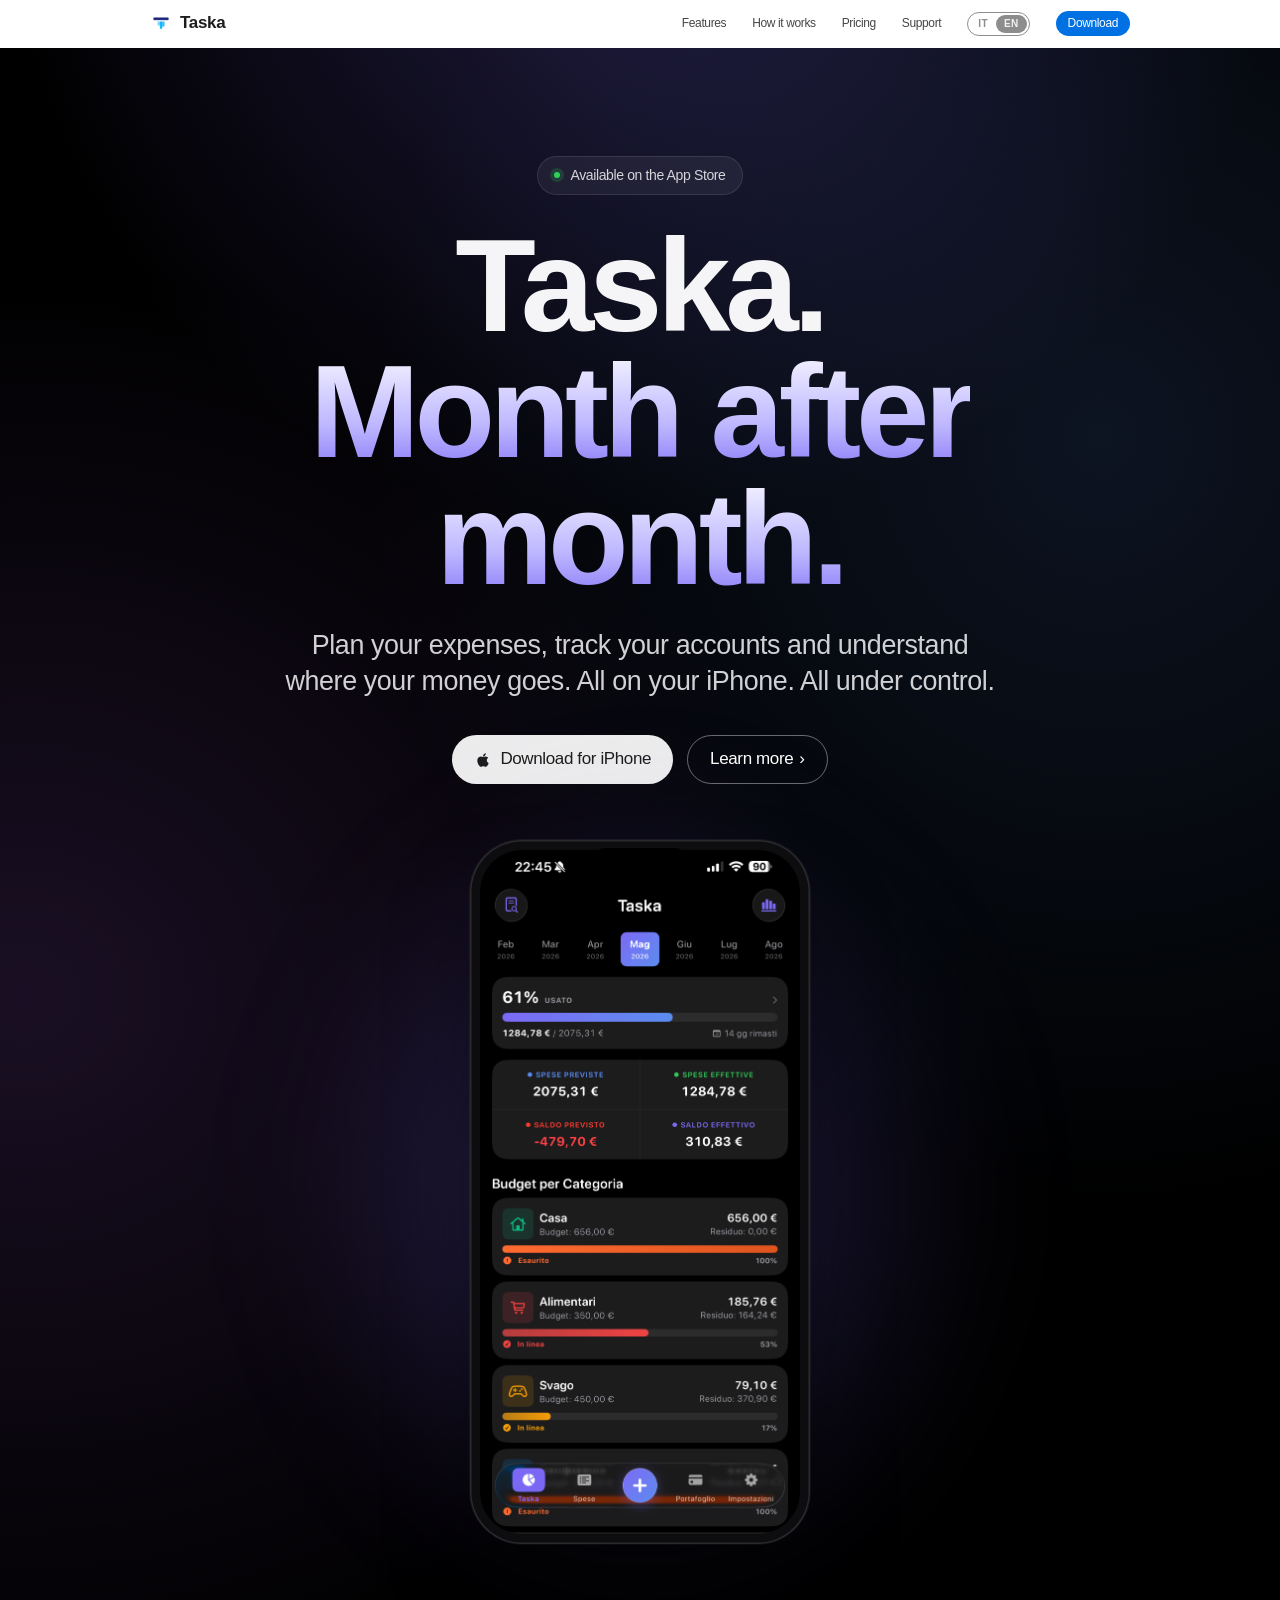
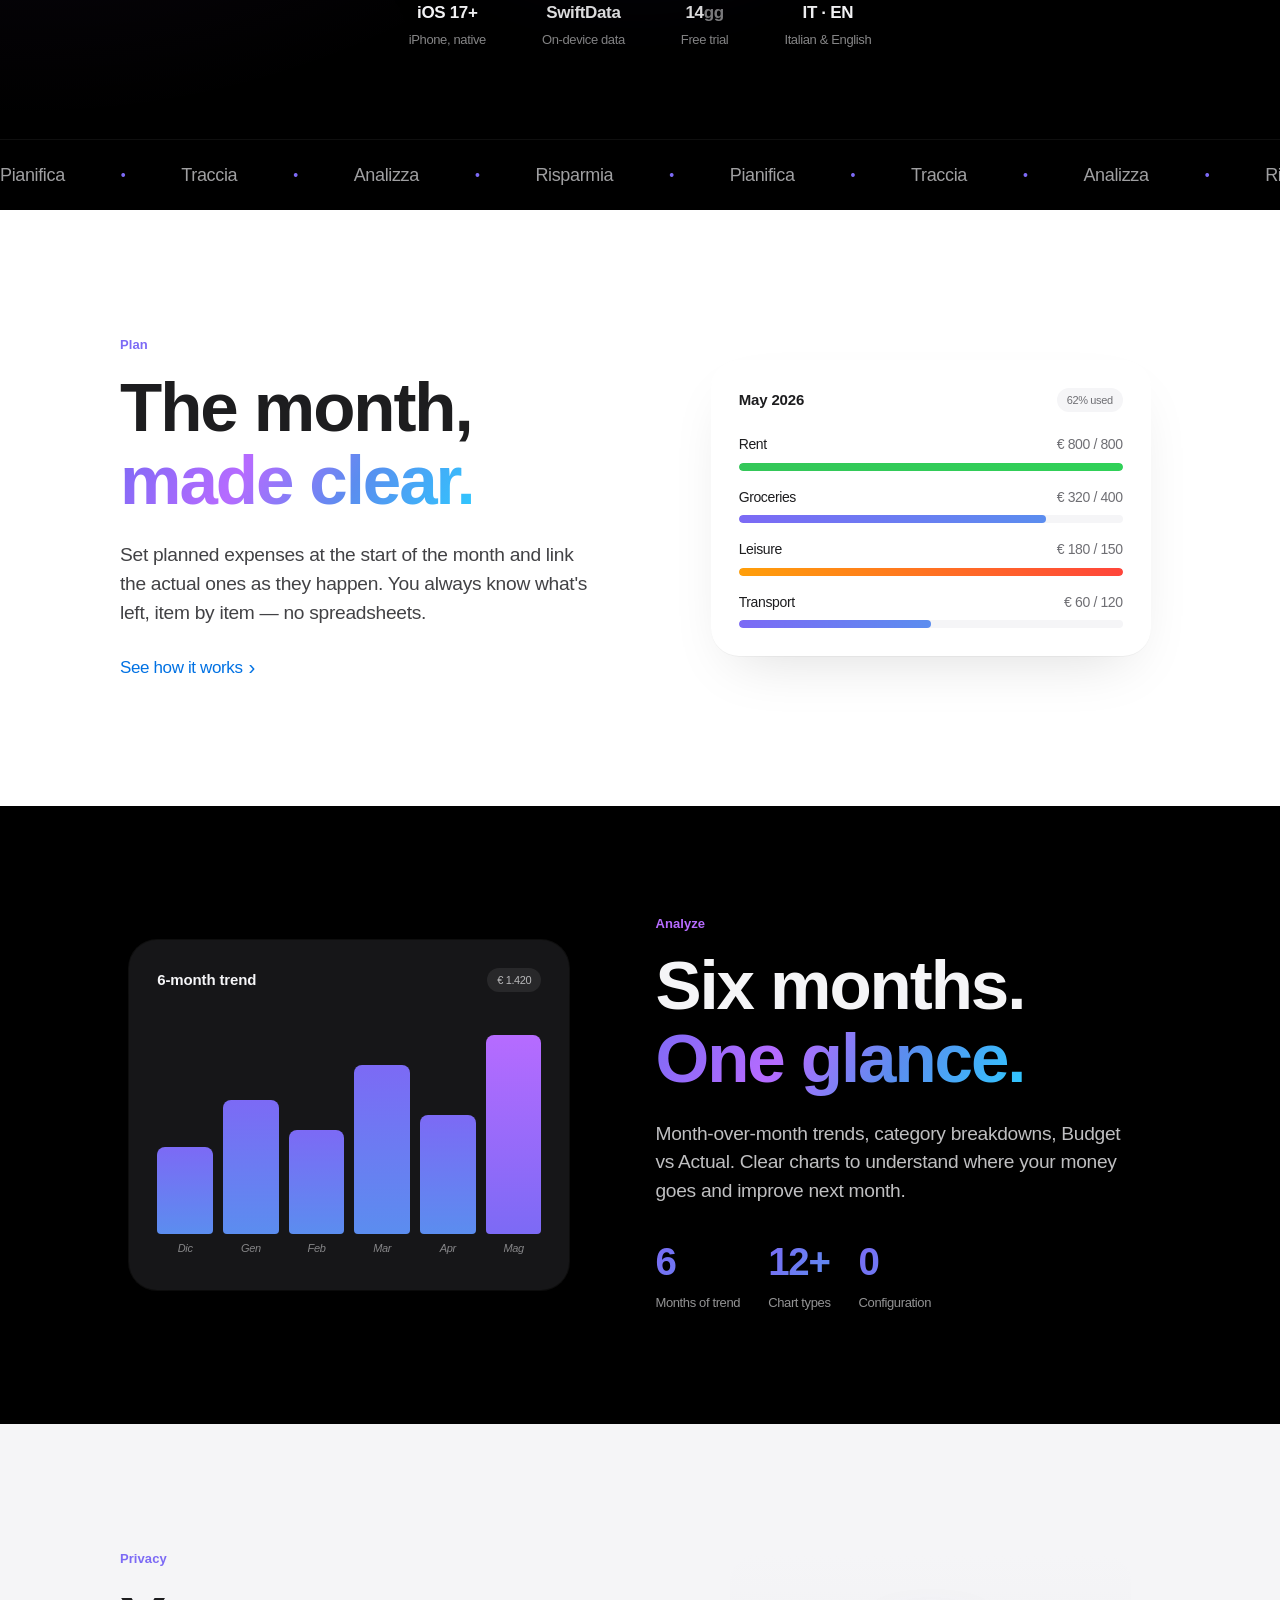
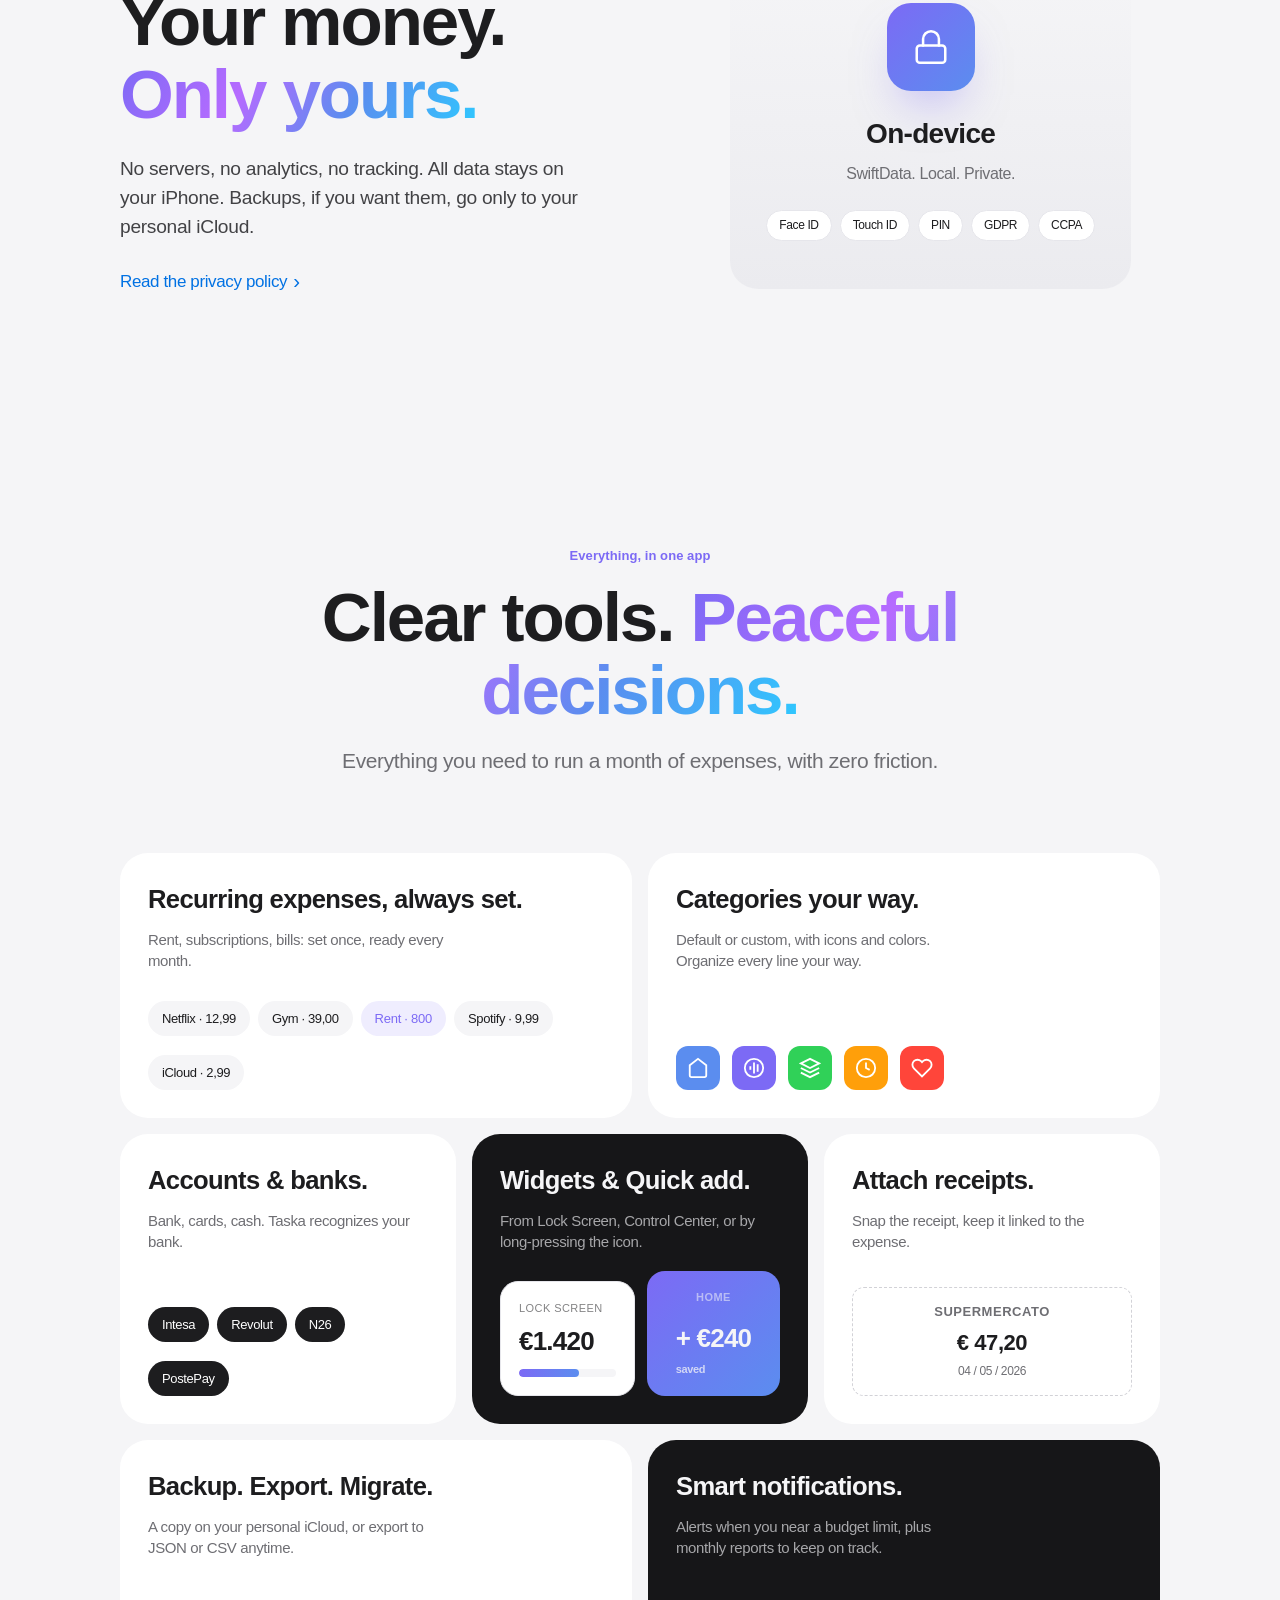
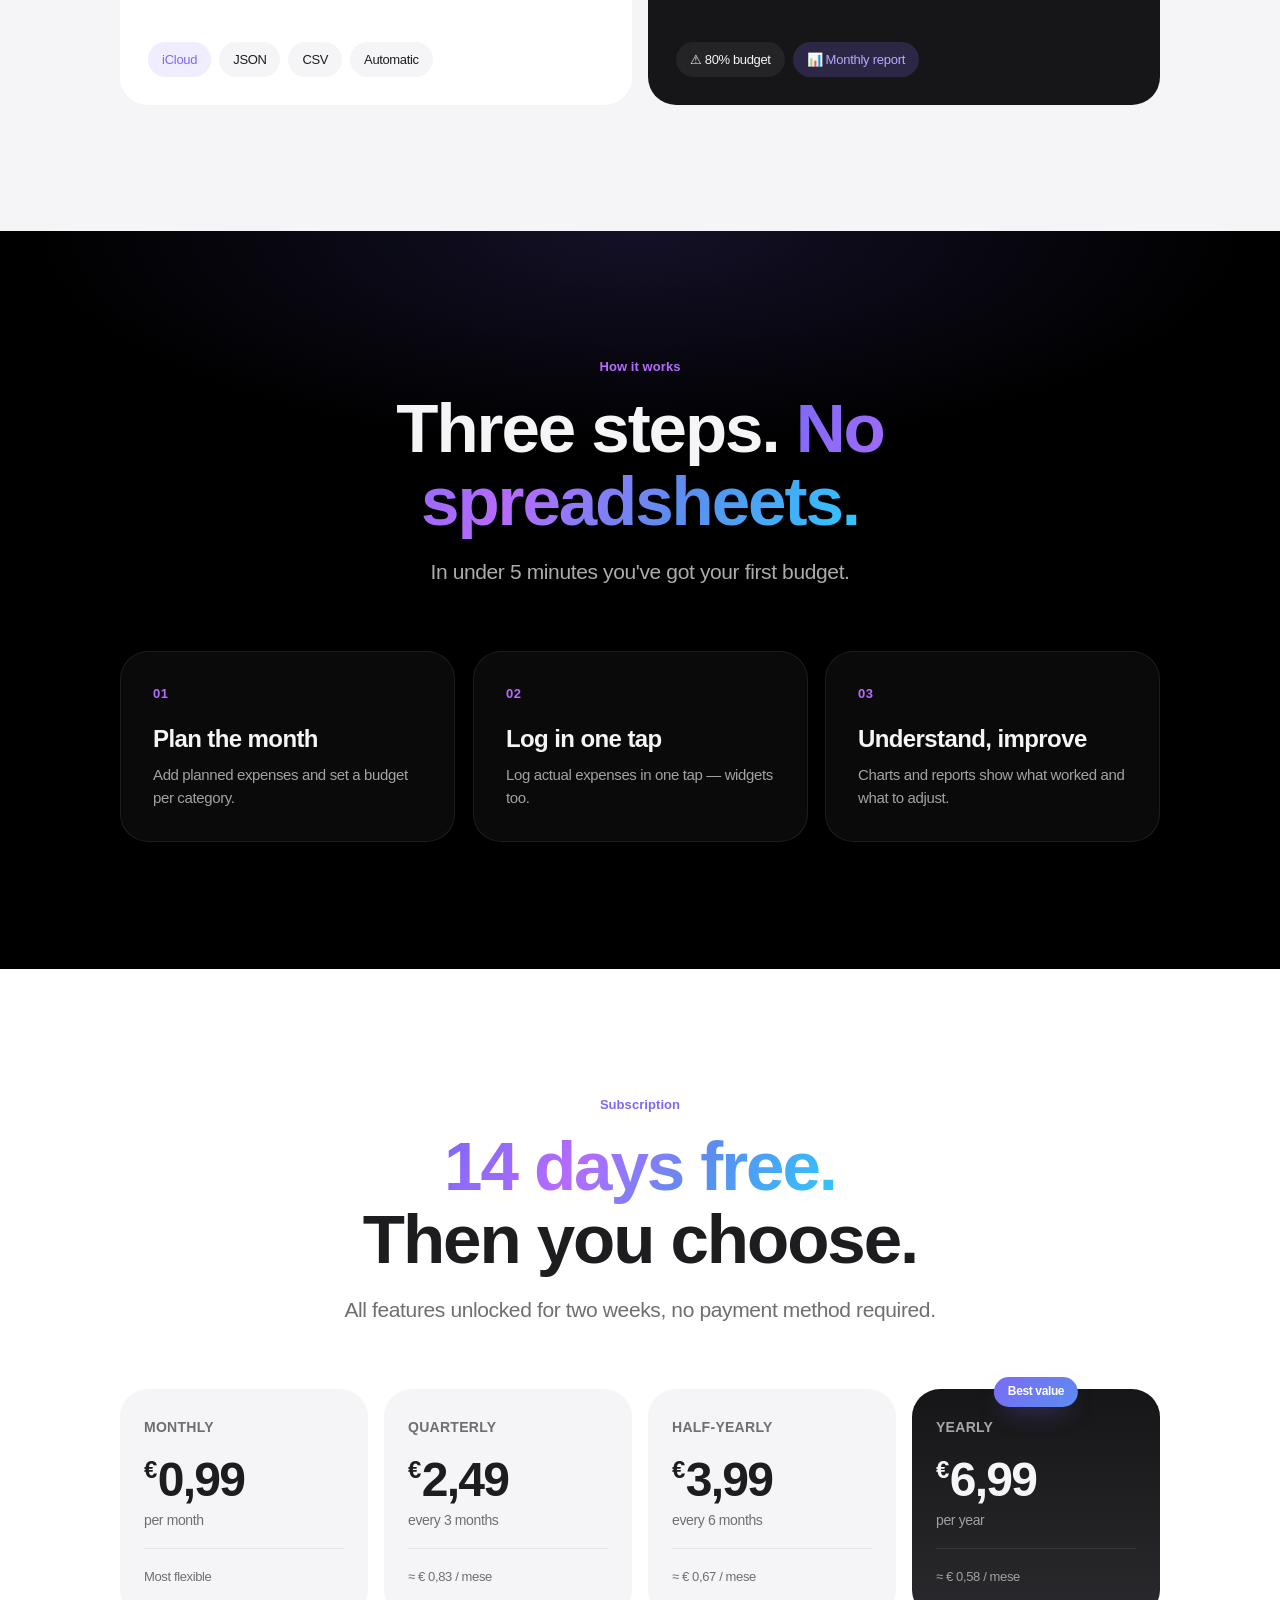
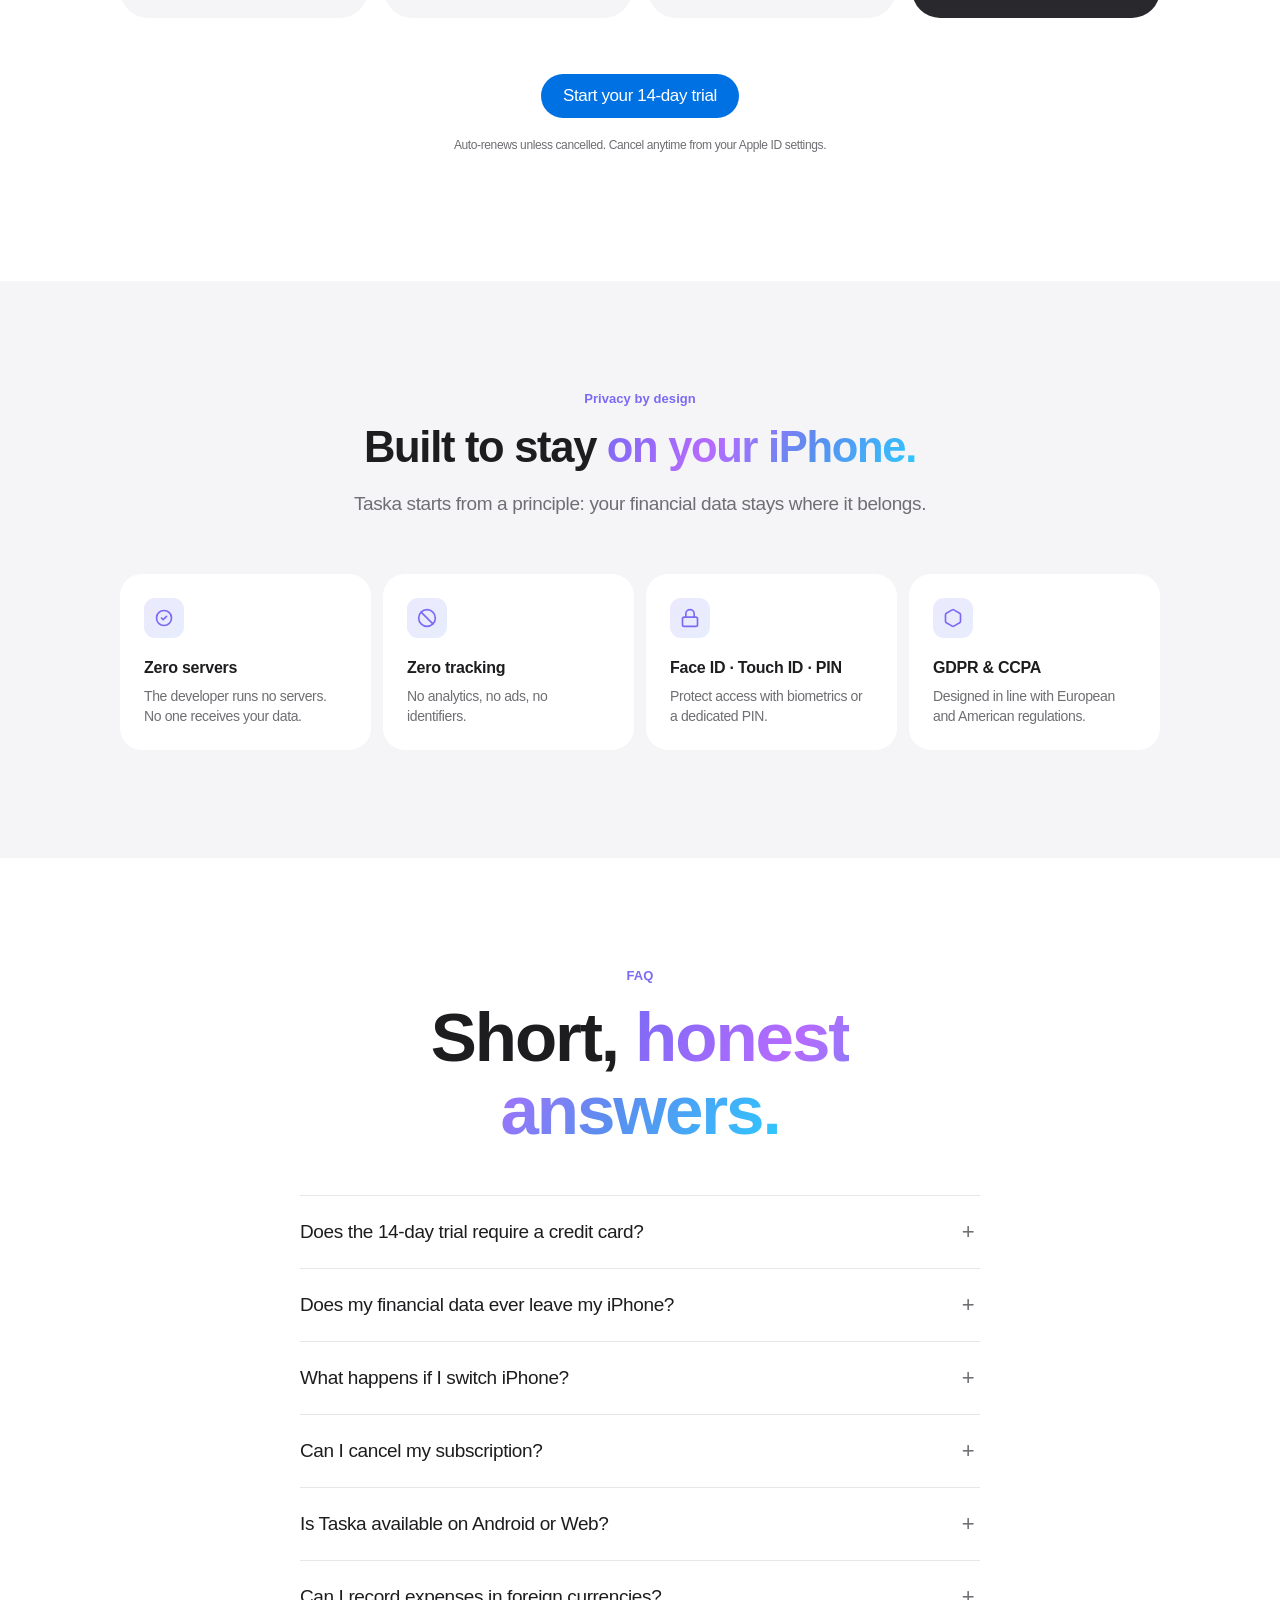
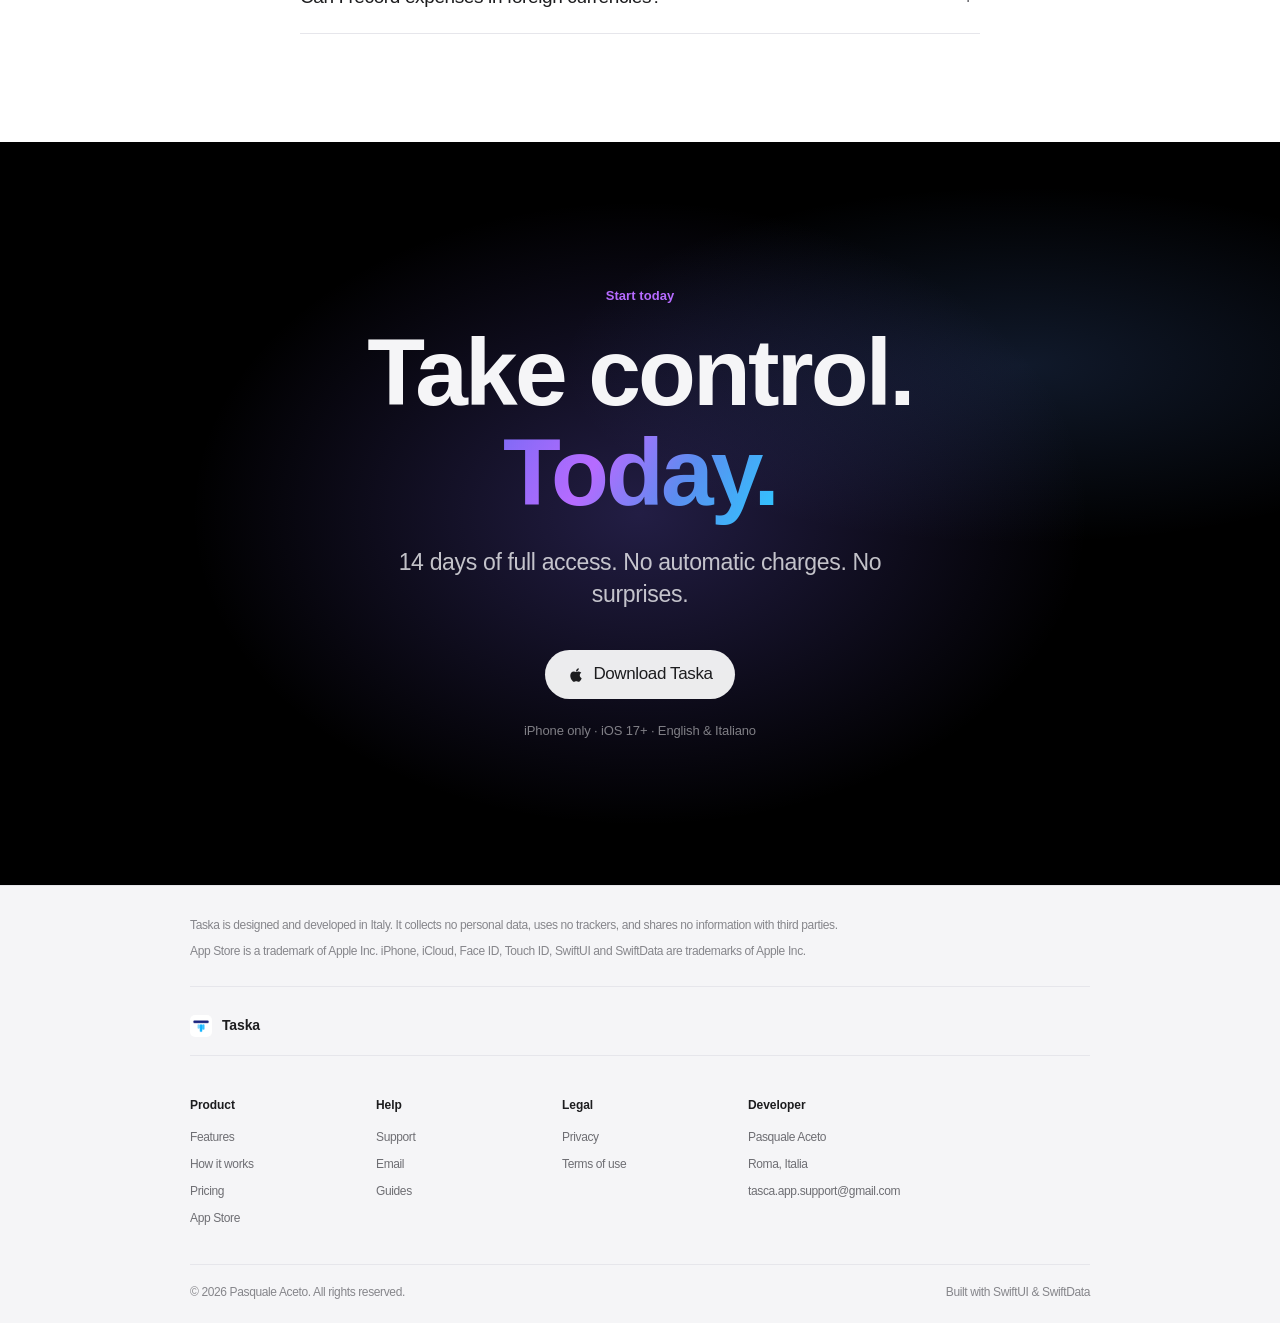
<file: index.html>
<!doctype html>
<html lang="it">
<head>
  <meta charset="utf-8" />
  <meta name="viewport" content="width=device-width, initial-scale=1, viewport-fit=cover" />
  <meta name="theme-color" content="#000000" />
  <title data-titles='{"it":"Taska — Le tue finanze, mese per mese","en":"Taska — Your finances, month by month"}'>Taska — Le tue finanze, mese per mese</title>
  <meta name="description" content="Taska è l'app iPhone per gestire le finanze personali con semplicità. Pianifica, traccia, analizza. Tutto resta sul tuo dispositivo." />
  <link rel="icon" type="image/png" href="assets/icon.png" />
  <link rel="apple-touch-icon" href="assets/icon.png" />
  <link rel="stylesheet" href="styles.css" />
</head>
<body>

<!-- ============ NAV ============ -->
<nav class="nav dark" id="nav">
  <div class="nav-inner">
    <a class="brand" href="index.html" aria-label="Taska">
      <img src="assets/icon.png" alt="" />
      <span>Taska</span>
    </a>
    <div class="nav-links" id="navLinks">
      <a href="#funzioni" data-lang="it" class="active-lang">Funzioni</a>
      <a href="#funzioni" data-lang="en">Features</a>

      <a href="#come" data-lang="it" class="active-lang">Come funziona</a>
      <a href="#come" data-lang="en">How it works</a>

      <a href="#prezzi" data-lang="it" class="active-lang">Prezzi</a>
      <a href="#prezzi" data-lang="en">Pricing</a>

      <a href="support.html" data-lang="it" class="active-lang">Supporto</a>
      <a href="support.html" data-lang="en">Support</a>

      <span class="lang-switch" role="group" aria-label="Language">
        <button data-set-lang="it" class="active"><span>IT</span></button>
        <button data-set-lang="en"><span>EN</span></button>
      </span>

      <a class="nav-cta"
         href="https://apps.apple.com/it/app/taska-gestisci-la-tue-spese/id6764268350"
         data-href-it="https://apps.apple.com/it/app/taska-gestisci-la-tue-spese/id6764268350"
         data-href-en="https://apps.apple.com/us/app/taska-gestisci-la-tue-spese/id6764268350"
         target="_blank" rel="noopener">
        <span data-lang="it" class="active-lang">Scarica</span>
        <span data-lang="en">Download</span>
      </a>
    </div>
    <button class="hamburger" id="hamburger" aria-label="Menu"><span></span><span></span></button>
  </div>
</nav>

<!-- ============ HERO ============ -->
<header class="hero">
  <div class="hero-inner">
    <div class="hero-tag">
      <span class="dot"></span>
      <span data-lang="it" class="active-lang">Disponibile su App Store</span>
      <span data-lang="en">Available on the App Store</span>
    </div>

    <h1 class="hero-title">
      <span data-lang="it" class="active-lang">Taska.<br/><span class="grad">Mese dopo mese.</span></span>
      <span data-lang="en">Taska.<br/><span class="grad">Month after month.</span></span>
    </h1>

    <p class="hero-sub">
      <span data-lang="it" class="active-lang">Pianifica le spese, traccia i conti e capisci dove vanno i tuoi soldi. Tutto sul tuo iPhone. Tutto sotto controllo.</span>
      <span data-lang="en">Plan your expenses, track your accounts and understand where your money goes. All on your iPhone. All under control.</span>
    </p>

    <div class="hero-actions">
      <a class="btn-light"
         href="https://apps.apple.com/it/app/taska-gestisci-la-tue-spese/id6764268350"
         data-href-it="https://apps.apple.com/it/app/taska-gestisci-la-tue-spese/id6764268350"
         data-href-en="https://apps.apple.com/us/app/taska-gestisci-la-tue-spese/id6764268350"
         target="_blank" rel="noopener">
        <svg viewBox="0 0 24 24" fill="currentColor" style="width:18px;height:18px"><path d="M17.05 20.28c-.98.95-2.05.8-3.08.35-1.09-.46-2.09-.48-3.24 0-1.44.62-2.2.44-3.06-.35C2.79 15.25 3.51 7.59 9.05 7.31c1.35.07 2.29.74 3.08.8 1.18-.24 2.31-.93 3.57-.84 1.51.12 2.65.72 3.4 1.8-3.12 1.87-2.38 5.98.48 7.13-.57 1.5-1.31 2.99-2.54 4.09zM12.03 7.25c-.15-2.23 1.66-4.07 3.74-4.25.29 2.58-2.34 4.5-3.74 4.25z"/></svg>
        <span data-lang="it" class="active-lang">Scarica per iPhone</span>
        <span data-lang="en">Download for iPhone</span>
      </a>
      <a class="btn-outline-dark" href="#funzioni">
        <span data-lang="it" class="active-lang">Scopri di più</span>
        <span data-lang="en">Learn more</span>
        <span aria-hidden="true">›</span>
      </a>
    </div>

    <div class="hero-device-wrap">
      <div class="phone reveal" aria-hidden="true">
        <div class="phone-notch"></div>
        <div class="phone-screen">
          <img class="phone-screenshot" src="assets/mockups/dashboard.png" alt="Taska Dashboard" />
        </div>
      </div>
    </div>

    <div class="hero-credits reveal">
      <div>
        <b>iOS 17+</b>
        <span data-lang="it" class="active-lang">iPhone, nativa</span>
        <span data-lang="en">iPhone, native</span>
      </div>
      <div>
        <b>SwiftData</b>
        <span data-lang="it" class="active-lang">Dati on-device</span>
        <span data-lang="en">On-device data</span>
      </div>
      <div>
        <b>14<span style="opacity:.55">gg</span></b>
        <span data-lang="it" class="active-lang">Prova gratuita</span>
        <span data-lang="en">Free trial</span>
      </div>
      <div>
        <b>IT · EN</b>
        <span data-lang="it" class="active-lang">Italiano &amp; English</span>
        <span data-lang="en">Italian &amp; English</span>
      </div>
    </div>
  </div>
</header>

<!-- ============ MARQUEE ============ -->
<div class="marquee" aria-hidden="true">
  <div class="marquee-track">
    <span data-lang="it" class="active-lang">Pianifica</span>
    <span data-lang="it" class="active-lang">Traccia</span>
    <span data-lang="it" class="active-lang">Analizza</span>
    <span data-lang="it" class="active-lang">Risparmia</span>
    <span data-lang="it" class="active-lang">Pianifica</span>
    <span data-lang="it" class="active-lang">Traccia</span>
    <span data-lang="it" class="active-lang">Analizza</span>
    <span data-lang="it" class="active-lang">Risparmia</span>
    <span data-lang="en">Plan</span>
    <span data-lang="en">Track</span>
    <span data-lang="en">Analyze</span>
    <span data-lang="en">Save</span>
    <span data-lang="en">Plan</span>
    <span data-lang="en">Track</span>
    <span data-lang="en">Analyze</span>
    <span data-lang="en">Save</span>
  </div>
</div>

<!-- ============ FEATURE 1: PIANIFICA ============ -->
<section class="feature" id="funzioni">
  <div class="feature-grid reveal">
    <div class="feature-text">
      <div class="eyebrow">
        <span data-lang="it" class="active-lang">Pianifica</span>
        <span data-lang="en">Plan</span>
      </div>
      <h2 class="display h-2">
        <span data-lang="it" class="active-lang">Il mese, <span class="gradient-text">in chiaro.</span></span>
        <span data-lang="en">The month, <span class="gradient-text">made clear.</span></span>
      </h2>
      <p>
        <span data-lang="it" class="active-lang">Inserisci le spese previste a inizio mese e collega quelle effettive man mano che le sostieni. Sai sempre quanto ti resta, voce per voce, senza fogli di calcolo.</span>
        <span data-lang="en">Set planned expenses at the start of the month and link the actual ones as they happen. You always know what's left, item by item — no spreadsheets.</span>
      </p>
      <a class="btn-ghost" href="#come">
        <span data-lang="it" class="active-lang">Vedi come funziona</span>
        <span data-lang="en">See how it works</span>
      </a>
    </div>
    <div class="feature-visual">
      <div class="demo-card">
        <div class="demo-head">
          <h4>
            <span data-lang="it" class="active-lang">Maggio 2026</span>
            <span data-lang="en">May 2026</span>
          </h4>
          <span class="pill">
            <span data-lang="it" class="active-lang">62% usato</span>
            <span data-lang="en">62% used</span>
          </span>
        </div>
        <div class="budget-list">
          <div class="budget-row">
            <div class="row-top">
              <span class="name">
                <span data-lang="it" class="active-lang">Affitto</span>
                <span data-lang="en">Rent</span>
              </span>
              <span class="val">€ 800 / 800</span>
            </div>
            <div class="budget-bar"><i class="good" style="width:100%"></i></div>
          </div>
          <div class="budget-row">
            <div class="row-top">
              <span class="name">
                <span data-lang="it" class="active-lang">Spesa</span>
                <span data-lang="en">Groceries</span>
              </span>
              <span class="val">€ 320 / 400</span>
            </div>
            <div class="budget-bar"><i style="width:80%"></i></div>
          </div>
          <div class="budget-row">
            <div class="row-top">
              <span class="name">
                <span data-lang="it" class="active-lang">Tempo libero</span>
                <span data-lang="en">Leisure</span>
              </span>
              <span class="val">€ 180 / 150</span>
            </div>
            <div class="budget-bar"><i class="warn" style="width:100%"></i></div>
          </div>
          <div class="budget-row">
            <div class="row-top">
              <span class="name">
                <span data-lang="it" class="active-lang">Trasporti</span>
                <span data-lang="en">Transport</span>
              </span>
              <span class="val">€ 60 / 120</span>
            </div>
            <div class="budget-bar"><i style="width:50%"></i></div>
          </div>
        </div>
      </div>
    </div>
  </div>
</section>

<!-- ============ FEATURE 2: TRACCIA (DARK) ============ -->
<section class="feature dark">
  <div class="feature-grid reversed reveal">
    <div class="feature-text">
      <div class="eyebrow on-dark">
        <span data-lang="it" class="active-lang">Analizza</span>
        <span data-lang="en">Analyze</span>
      </div>
      <h2 class="display on-dark h-2">
        <span data-lang="it" class="active-lang">Sei mesi. <span class="gradient-text">Un colpo d'occhio.</span></span>
        <span data-lang="en">Six months. <span class="gradient-text">One glance.</span></span>
      </h2>
      <p>
        <span data-lang="it" class="active-lang">Trend mese su mese, distribuzione per categoria, confronto Budget vs Reale. Grafici chiari per capire dove vanno i tuoi soldi e migliorare il prossimo mese.</span>
        <span data-lang="en">Month-over-month trends, category breakdowns, Budget vs Actual. Clear charts to understand where your money goes and improve next month.</span>
      </p>
      <div class="feature-stats">
        <div class="feature-stat">
          <b>6</b><span data-lang="it" class="active-lang">Mesi di trend</span><span data-lang="en">Months of trend</span>
        </div>
        <div class="feature-stat">
          <b>12+</b><span data-lang="it" class="active-lang">Tipi di grafico</span><span data-lang="en">Chart types</span>
        </div>
        <div class="feature-stat">
          <b>0</b><span data-lang="it" class="active-lang">Configurazione</span><span data-lang="en">Configuration</span>
        </div>
      </div>
    </div>
    <div class="feature-visual">
      <div class="demo-card dark">
        <div class="demo-head">
          <h4>
            <span data-lang="it" class="active-lang">Trend semestrale</span>
            <span data-lang="en">6-month trend</span>
          </h4>
          <span class="pill">€ 1.420</span>
        </div>
        <div class="chart-bars-wrap">
          <div class="chart-bars">
            <i style="height:40%" data-label="Dic"></i>
            <i style="height:62%" data-label="Gen"></i>
            <i style="height:48%" data-label="Feb"></i>
            <i style="height:78%" data-label="Mar"></i>
            <i style="height:55%" data-label="Apr"></i>
            <i class="accent" style="height:92%" data-label="Mag"></i>
          </div>
        </div>
      </div>
    </div>
  </div>
</section>

<!-- ============ FEATURE 3: PRIVACY ============ -->
<section class="feature mute">
  <div class="feature-grid reveal">
    <div class="feature-text">
      <div class="eyebrow">
        <span data-lang="it" class="active-lang">Privacy</span>
        <span data-lang="en">Privacy</span>
      </div>
      <h2 class="display h-2">
        <span data-lang="it" class="active-lang">I tuoi soldi. <span class="gradient-text">Solo i tuoi.</span></span>
        <span data-lang="en">Your money. <span class="gradient-text">Only yours.</span></span>
      </h2>
      <p>
        <span data-lang="it" class="active-lang">Niente server, niente analitiche, nessun tracciamento. Tutti i dati restano sul tuo iPhone. Il backup, se vuoi, va solo nel tuo iCloud personale.</span>
        <span data-lang="en">No servers, no analytics, no tracking. All data stays on your iPhone. Backups, if you want them, go only to your personal iCloud.</span>
      </p>
      <a class="btn-ghost" href="privacy.html">
        <span data-lang="it" class="active-lang">Leggi la privacy policy</span>
        <span data-lang="en">Read the privacy policy</span>
      </a>
    </div>
    <div class="feature-visual">
      <div class="privacy-card">
        <div class="privacy-icon">
          <svg viewBox="0 0 24 24" fill="none" stroke="currentColor" stroke-width="1.6" stroke-linecap="round" stroke-linejoin="round">
            <rect x="3" y="11" width="18" height="11" rx="2"/>
            <path d="M7 11V7a5 5 0 0 1 10 0v4"/>
          </svg>
        </div>
        <h4>
          <span data-lang="it" class="active-lang">On-device</span>
          <span data-lang="en">On-device</span>
        </h4>
        <p class="p">
          <span data-lang="it" class="active-lang">SwiftData. Locale. Privato.</span>
          <span data-lang="en">SwiftData. Local. Private.</span>
        </p>
        <div class="privacy-badges">
          <span class="pb">Face ID</span>
          <span class="pb">Touch ID</span>
          <span class="pb">PIN</span>
          <span class="pb">GDPR</span>
          <span class="pb">CCPA</span>
        </div>
      </div>
    </div>
  </div>
</section>

<!-- ============ EVERYTHING / BENTO ============ -->
<section class="everything">
  <div class="everything-head reveal">
    <div class="eyebrow">
      <span data-lang="it" class="active-lang">Tutto, in un'app</span>
      <span data-lang="en">Everything, in one app</span>
    </div>
    <h2 class="display h-2">
      <span data-lang="it" class="active-lang">Strumenti chiari. <span class="gradient-text">Decisioni serene.</span></span>
      <span data-lang="en">Clear tools. <span class="gradient-text">Peaceful decisions.</span></span>
    </h2>
    <p>
      <span data-lang="it" class="active-lang">Tutto quello che ti serve per gestire un mese di spese, senza complicazioni.</span>
      <span data-lang="en">Everything you need to run a month of expenses, with zero friction.</span>
    </p>
  </div>

  <div class="bento">
    <!-- Ricorrenti -->
    <article class="tile span-3 reveal">
      <h3>
        <span data-lang="it" class="active-lang">Spese ricorrenti, sempre pronte.</span>
        <span data-lang="en">Recurring expenses, always set.</span>
      </h3>
      <p>
        <span data-lang="it" class="active-lang">Affitto, abbonamenti, bollette: imposta una volta, ogni mese sono già lì.</span>
        <span data-lang="en">Rent, subscriptions, bills: set once, ready every month.</span>
      </p>
      <div class="visual pill-row">
        <span class="pill">Netflix · 12,99</span>
        <span class="pill">Gym · 39,00</span>
        <span class="pill brand">
          <span data-lang="it" class="active-lang">Affitto · 800</span>
          <span data-lang="en">Rent · 800</span>
        </span>
        <span class="pill">Spotify · 9,99</span>
        <span class="pill">iCloud · 2,99</span>
      </div>
    </article>

    <!-- Categorie -->
    <article class="tile span-3 reveal">
      <h3>
        <span data-lang="it" class="active-lang">Categorie come le vuoi tu.</span>
        <span data-lang="en">Categories your way.</span>
      </h3>
      <p>
        <span data-lang="it" class="active-lang">Predefinite o personalizzate, con icone e colori. Organizza ogni voce a modo tuo.</span>
        <span data-lang="en">Default or custom, with icons and colors. Organize every line your way.</span>
      </p>
      <div class="visual icon-row">
        <div class="ic" style="background:#5B8DEF"><svg viewBox="0 0 24 24" fill="none" stroke="currentColor" stroke-width="2"><path d="M3 9l9-7 9 7v11a2 2 0 0 1-2 2H5a2 2 0 0 1-2-2z"/></svg></div>
        <div class="ic" style="background:#7C6AF5"><svg viewBox="0 0 24 24" fill="none" stroke="currentColor" stroke-width="2"><circle cx="12" cy="12" r="10"/><path d="M16 8v8M12 6v12M8 10v4"/></svg></div>
        <div class="ic" style="background:#30D158"><svg viewBox="0 0 24 24" fill="none" stroke="currentColor" stroke-width="2"><path d="M2 17l10 5 10-5M2 12l10 5 10-5M12 2L2 7l10 5 10-5z"/></svg></div>
        <div class="ic" style="background:#FF9F0A"><svg viewBox="0 0 24 24" fill="none" stroke="currentColor" stroke-width="2"><circle cx="12" cy="12" r="10"/><path d="M12 6v6l4 2"/></svg></div>
        <div class="ic" style="background:#FF453A"><svg viewBox="0 0 24 24" fill="none" stroke="currentColor" stroke-width="2"><path d="M20.84 4.61a5.5 5.5 0 0 0-7.78 0L12 5.67l-1.06-1.06a5.5 5.5 0 0 0-7.78 7.78l1.06 1.06L12 21.23l7.78-7.78 1.06-1.06a5.5 5.5 0 0 0 0-7.78z"/></svg></div>
      </div>
    </article>

    <!-- Conti & banche -->
    <article class="tile span-2 reveal">
      <h3>
        <span data-lang="it" class="active-lang">Conti &amp; banche.</span>
        <span data-lang="en">Accounts &amp; banks.</span>
      </h3>
      <p>
        <span data-lang="it" class="active-lang">Conto, carte, contanti. Taska riconosce la tua banca.</span>
        <span data-lang="en">Bank, cards, cash. Taska recognizes your bank.</span>
      </p>
      <div class="visual pill-row">
        <span class="pill solid">Intesa</span>
        <span class="pill solid">Revolut</span>
        <span class="pill solid">N26</span>
        <span class="pill solid">PostePay</span>
      </div>
    </article>

    <!-- Widget -->
    <article class="tile span-2 dark reveal">
      <h3>
        <span data-lang="it" class="active-lang">Widget &amp; Spesa rapida.</span>
        <span data-lang="en">Widgets &amp; Quick add.</span>
      </h3>
      <p>
        <span data-lang="it" class="active-lang">Dalla Lock Screen, dal Centro di Controllo, o tenendo premuto sull'icona.</span>
        <span data-lang="en">From Lock Screen, Control Center, or by long-pressing the icon.</span>
      </p>
      <div class="visual widget-pair">
        <div class="mini-widget light">
          <div class="top">Lock Screen</div>
          <div>
            <div class="val">€1.420</div>
            <div class="budget-bar" style="margin-top:8px"><i style="width:62%"></i></div>
          </div>
        </div>
        <div class="mini-widget brand">
          <div class="top">Home</div>
          <div>
            <div class="val">+ €240</div>
            <div style="font-size:11px;opacity:.75;margin-top:4px">
              <span data-lang="it" class="active-lang">risparmiato</span>
              <span data-lang="en">saved</span>
            </div>
          </div>
        </div>
      </div>
    </article>

    <!-- Ricevute -->
    <article class="tile span-2 reveal">
      <h3>
        <span data-lang="it" class="active-lang">Allega le ricevute.</span>
        <span data-lang="en">Attach receipts.</span>
      </h3>
      <p>
        <span data-lang="it" class="active-lang">Fotografa lo scontrino, resta legato alla spesa.</span>
        <span data-lang="en">Snap the receipt, keep it linked to the expense.</span>
      </p>
      <div class="visual">
        <div class="receipt">
          <div class="merchant">SUPERMERCATO</div>
          <div class="total">€ 47,20</div>
          <div class="date">04 / 05 / 2026</div>
        </div>
      </div>
    </article>

    <!-- Backup -->
    <article class="tile span-3 reveal">
      <h3>
        <span data-lang="it" class="active-lang">Backup. Esporta. Migra.</span>
        <span data-lang="en">Backup. Export. Migrate.</span>
      </h3>
      <p>
        <span data-lang="it" class="active-lang">Una copia sul tuo iCloud personale, oppure esporta in JSON o CSV in qualsiasi momento.</span>
        <span data-lang="en">A copy on your personal iCloud, or export to JSON or CSV anytime.</span>
      </p>
      <div class="visual pill-row">
        <span class="pill brand">iCloud</span>
        <span class="pill">JSON</span>
        <span class="pill">CSV</span>
        <span class="pill">
          <span data-lang="it" class="active-lang">Automatico</span>
          <span data-lang="en">Automatic</span>
        </span>
      </div>
    </article>

    <!-- Notifiche -->
    <article class="tile span-3 dark reveal">
      <h3>
        <span data-lang="it" class="active-lang">Notifiche intelligenti.</span>
        <span data-lang="en">Smart notifications.</span>
      </h3>
      <p>
        <span data-lang="it" class="active-lang">Avvisi quando ti avvicini al limite di un budget e report mensili per non perdere il filo.</span>
        <span data-lang="en">Alerts when you near a budget limit, plus monthly reports to keep on track.</span>
      </p>
      <div class="visual pill-row">
        <span class="pill">
          <span data-lang="it" class="active-lang">⚠ 80% budget</span>
          <span data-lang="en">⚠ 80% budget</span>
        </span>
        <span class="pill brand">
          <span data-lang="it" class="active-lang">📊 Report mensile</span>
          <span data-lang="en">📊 Monthly report</span>
        </span>
      </div>
    </article>
  </div>
</section>

<!-- ============ HOW IT WORKS ============ -->
<section class="how" id="come">
  <div class="how-head reveal">
    <div class="eyebrow on-dark">
      <span data-lang="it" class="active-lang">Come funziona</span>
      <span data-lang="en">How it works</span>
    </div>
    <h2 class="display on-dark h-2">
      <span data-lang="it" class="active-lang">Tre passi. <span class="gradient-text">Niente fogli di calcolo.</span></span>
      <span data-lang="en">Three steps. <span class="gradient-text">No spreadsheets.</span></span>
    </h2>
    <p>
      <span data-lang="it" class="active-lang">In meno di 5 minuti hai il tuo primo budget.</span>
      <span data-lang="en">In under 5 minutes you've got your first budget.</span>
    </p>
  </div>
  <div class="steps">
    <div class="step reveal">
      <div class="num">01</div>
      <h4>
        <span data-lang="it" class="active-lang">Pianifica il mese</span>
        <span data-lang="en">Plan the month</span>
      </h4>
      <p>
        <span data-lang="it" class="active-lang">Inserisci le spese previste e fissa un budget per categoria.</span>
        <span data-lang="en">Add planned expenses and set a budget per category.</span>
      </p>
    </div>
    <div class="step reveal">
      <div class="num">02</div>
      <h4>
        <span data-lang="it" class="active-lang">Registra in un tocco</span>
        <span data-lang="en">Log in one tap</span>
      </h4>
      <p>
        <span data-lang="it" class="active-lang">Aggiungi le spese effettive in un secondo, anche dal widget.</span>
        <span data-lang="en">Log actual expenses in one tap — widgets too.</span>
      </p>
    </div>
    <div class="step reveal">
      <div class="num">03</div>
      <h4>
        <span data-lang="it" class="active-lang">Capisci, migliora</span>
        <span data-lang="en">Understand, improve</span>
      </h4>
      <p>
        <span data-lang="it" class="active-lang">Grafici e report mostrano dove sei andato bene e cosa correggere.</span>
        <span data-lang="en">Charts and reports show what worked and what to adjust.</span>
      </p>
    </div>
  </div>
</section>

<!-- ============ PRICING ============ -->
<section class="pricing" id="prezzi">
  <div class="pricing-head reveal">
    <div class="eyebrow">
      <span data-lang="it" class="active-lang">Abbonamento</span>
      <span data-lang="en">Subscription</span>
    </div>
    <h2 class="display h-2">
      <span data-lang="it" class="active-lang"><span class="gradient-text">14 giorni gratis.</span><br/>Poi scegli tu.</span>
      <span data-lang="en"><span class="gradient-text">14 days free.</span><br/>Then you choose.</span>
    </h2>
    <p>
      <span data-lang="it" class="active-lang">Tutte le funzioni sbloccate per due settimane, senza inserire metodo di pagamento.</span>
      <span data-lang="en">All features unlocked for two weeks, no payment method required.</span>
    </p>
  </div>

  <div class="plans reveal">
    <div class="plan">
      <div class="plan-name">
        <span data-lang="it" class="active-lang">Mensile</span>
        <span data-lang="en">Monthly</span>
      </div>
      <div class="plan-price"><span class="cur">€</span>0,99</div>
      <div class="plan-period">
        <span data-lang="it" class="active-lang">al mese</span>
        <span data-lang="en">per month</span>
      </div>
      <div class="plan-equiv">
        <span data-lang="it" class="active-lang">Massima flessibilità</span>
        <span data-lang="en">Most flexible</span>
      </div>
    </div>
    <div class="plan">
      <div class="plan-name">
        <span data-lang="it" class="active-lang">Trimestrale</span>
        <span data-lang="en">Quarterly</span>
      </div>
      <div class="plan-price"><span class="cur">€</span>2,49</div>
      <div class="plan-period">
        <span data-lang="it" class="active-lang">ogni 3 mesi</span>
        <span data-lang="en">every 3 months</span>
      </div>
      <div class="plan-equiv">≈ € 0,83 / mese</div>
    </div>
    <div class="plan">
      <div class="plan-name">
        <span data-lang="it" class="active-lang">Semestrale</span>
        <span data-lang="en">Half-yearly</span>
      </div>
      <div class="plan-price"><span class="cur">€</span>3,99</div>
      <div class="plan-period">
        <span data-lang="it" class="active-lang">ogni 6 mesi</span>
        <span data-lang="en">every 6 months</span>
      </div>
      <div class="plan-equiv">≈ € 0,67 / mese</div>
    </div>
    <div class="plan featured">
      <div class="plan-tag">
        <span data-lang="it" class="active-lang">Più conveniente</span>
        <span data-lang="en">Best value</span>
      </div>
      <div class="plan-name">
        <span data-lang="it" class="active-lang">Annuale</span>
        <span data-lang="en">Yearly</span>
      </div>
      <div class="plan-price"><span class="cur">€</span>6,99</div>
      <div class="plan-period">
        <span data-lang="it" class="active-lang">all'anno</span>
        <span data-lang="en">per year</span>
      </div>
      <div class="plan-equiv">≈ € 0,58 / mese</div>
    </div>
  </div>

  <div class="pricing-cta reveal">
    <a class="btn-primary"
       href="https://apps.apple.com/it/app/taska-gestisci-la-tue-spese/id6764268350"
       data-href-it="https://apps.apple.com/it/app/taska-gestisci-la-tue-spese/id6764268350"
       data-href-en="https://apps.apple.com/us/app/taska-gestisci-la-tue-spese/id6764268350"
       target="_blank" rel="noopener">
      <span data-lang="it" class="active-lang">Inizia i 14 giorni gratuiti</span>
      <span data-lang="en">Start your 14-day trial</span>
    </a>
    <span class="small">
      <span data-lang="it" class="active-lang">L'abbonamento si rinnova automaticamente, salvo disdetta. Disdici quando vuoi dalle Impostazioni Apple ID.</span>
      <span data-lang="en">Auto-renews unless cancelled. Cancel anytime from your Apple ID settings.</span>
    </span>
  </div>
</section>

<!-- ============ TRUST ============ -->
<section class="trust">
  <div class="trust-head reveal">
    <div class="eyebrow">
      <span data-lang="it" class="active-lang">Privacy by design</span>
      <span data-lang="en">Privacy by design</span>
    </div>
    <h2 class="display h-3">
      <span data-lang="it" class="active-lang">Costruita per restare <span class="gradient-text">sul tuo iPhone.</span></span>
      <span data-lang="en">Built to stay <span class="gradient-text">on your iPhone.</span></span>
    </h2>
    <p>
      <span data-lang="it" class="active-lang">Taska parte da un principio: i dati finanziari restano dove devono restare.</span>
      <span data-lang="en">Taska starts from a principle: your financial data stays where it belongs.</span>
    </p>
  </div>
  <div class="trust-grid reveal">
    <div class="trust-item">
      <div class="ic">
        <svg viewBox="0 0 24 24" fill="none" stroke="currentColor" stroke-width="2" stroke-linecap="round" stroke-linejoin="round"><path d="M21 12a9 9 0 1 1-18 0 9 9 0 0 1 18 0z"/><path d="M9 12l2 2 4-4"/></svg>
      </div>
      <h5>
        <span data-lang="it" class="active-lang">Zero server</span>
        <span data-lang="en">Zero servers</span>
      </h5>
      <p>
        <span data-lang="it" class="active-lang">Lo sviluppatore non gestisce server. Nessuno riceve i tuoi dati.</span>
        <span data-lang="en">The developer runs no servers. No one receives your data.</span>
      </p>
    </div>
    <div class="trust-item">
      <div class="ic">
        <svg viewBox="0 0 24 24" fill="none" stroke="currentColor" stroke-width="2" stroke-linecap="round" stroke-linejoin="round"><circle cx="12" cy="12" r="10"/><path d="M4.93 4.93l14.14 14.14"/></svg>
      </div>
      <h5>
        <span data-lang="it" class="active-lang">Zero tracking</span>
        <span data-lang="en">Zero tracking</span>
      </h5>
      <p>
        <span data-lang="it" class="active-lang">Niente analitiche, niente pubblicità, nessun identificatore.</span>
        <span data-lang="en">No analytics, no ads, no identifiers.</span>
      </p>
    </div>
    <div class="trust-item">
      <div class="ic">
        <svg viewBox="0 0 24 24" fill="none" stroke="currentColor" stroke-width="2" stroke-linecap="round" stroke-linejoin="round"><rect x="3" y="11" width="18" height="11" rx="2"/><path d="M7 11V7a5 5 0 0 1 10 0v4"/></svg>
      </div>
      <h5>
        <span data-lang="it" class="active-lang">Face ID · Touch ID · PIN</span>
        <span data-lang="en">Face ID · Touch ID · PIN</span>
      </h5>
      <p>
        <span data-lang="it" class="active-lang">Proteggi l'accesso con biometria o un PIN dedicato.</span>
        <span data-lang="en">Protect access with biometrics or a dedicated PIN.</span>
      </p>
    </div>
    <div class="trust-item">
      <div class="ic">
        <svg viewBox="0 0 24 24" fill="none" stroke="currentColor" stroke-width="2" stroke-linecap="round" stroke-linejoin="round"><path d="M21 16V8a2 2 0 0 0-1-1.73l-7-4a2 2 0 0 0-2 0l-7 4A2 2 0 0 0 3 8v8a2 2 0 0 0 1 1.73l7 4a2 2 0 0 0 2 0l7-4A2 2 0 0 0 21 16z"/></svg>
      </div>
      <h5>
        <span data-lang="it" class="active-lang">GDPR &amp; CCPA</span>
        <span data-lang="en">GDPR &amp; CCPA</span>
      </h5>
      <p>
        <span data-lang="it" class="active-lang">Progettata nel rispetto delle normative europee e americane.</span>
        <span data-lang="en">Designed in line with European and American regulations.</span>
      </p>
    </div>
  </div>
</section>

<!-- ============ FAQ ============ -->
<section class="faq-section">
  <div class="faq-head reveal">
    <div class="eyebrow">
      <span data-lang="it" class="active-lang">Domande frequenti</span>
      <span data-lang="en">FAQ</span>
    </div>
    <h2 class="display h-2">
      <span data-lang="it" class="active-lang">Risposte <span class="gradient-text">brevi e oneste.</span></span>
      <span data-lang="en">Short, <span class="gradient-text">honest answers.</span></span>
    </h2>
  </div>

  <div class="faq reveal">
    <details>
      <summary>
        <span>
          <span data-lang="it" class="active-lang">La prova di 14 giorni richiede una carta di credito?</span>
          <span data-lang="en">Does the 14-day trial require a credit card?</span>
        </span>
        <span class="plus">+</span>
      </summary>
      <div class="faq-answer">
        <span data-lang="it" class="active-lang">No. La prova è completamente gratuita e non richiede metodo di pagamento. Al termine, se vuoi continuare, scegli manualmente uno dei piani: nessun addebito automatico.</span>
        <span data-lang="en">No. The trial is completely free and requires no payment method. When it ends, if you want to continue, you manually choose a plan — no automatic charges.</span>
      </div>
    </details>

    <details>
      <summary>
        <span>
          <span data-lang="it" class="active-lang">I miei dati finanziari escono dal mio iPhone?</span>
          <span data-lang="en">Does my financial data ever leave my iPhone?</span>
        </span>
        <span class="plus">+</span>
      </summary>
      <div class="faq-answer">
        <span data-lang="it" class="active-lang">No, mai. Tutto è salvato in locale tramite SwiftData di Apple. Solo se attivi tu l'opzione "Backup iCloud" un file viene salvato nel tuo iCloud Drive personale, accessibile solo a te.</span>
        <span data-lang="en">No, never. Everything is stored locally via Apple's SwiftData. Only if you turn on "iCloud Backup" yourself does a file get saved to your personal iCloud Drive, accessible only by you.</span>
      </div>
    </details>

    <details>
      <summary>
        <span>
          <span data-lang="it" class="active-lang">Cosa succede se cambio iPhone?</span>
          <span data-lang="en">What happens if I switch iPhone?</span>
        </span>
        <span class="plus">+</span>
      </summary>
      <div class="faq-answer">
        <span data-lang="it" class="active-lang">Se hai attivato il backup iCloud, ritrovi i tuoi dati installando Taska sul nuovo dispositivo. In alternativa puoi esportare manualmente in JSON o CSV in qualsiasi momento.</span>
        <span data-lang="en">If you've enabled iCloud Backup, you'll find your data again after installing Taska on the new device. Otherwise you can export manually as JSON or CSV at any time.</span>
      </div>
    </details>

    <details>
      <summary>
        <span>
          <span data-lang="it" class="active-lang">Posso disdire l'abbonamento?</span>
          <span data-lang="en">Can I cancel my subscription?</span>
        </span>
        <span class="plus">+</span>
      </summary>
      <div class="faq-answer">
        <span data-lang="it" class="active-lang">Sì, in qualsiasi momento dalle Impostazioni del tuo Apple ID, alla voce "Abbonamenti", oppure dalla scorciatoia "Gestisci" dentro l'app. Continui a usare l'app fino alla scadenza naturale del periodo già pagato.</span>
        <span data-lang="en">Yes, anytime from your Apple ID settings under "Subscriptions", or via the "Manage" shortcut inside the app. You keep using the app until the natural end of the period you've already paid for.</span>
      </div>
    </details>

    <details>
      <summary>
        <span>
          <span data-lang="it" class="active-lang">Taska è disponibile su Android o Web?</span>
          <span data-lang="en">Is Taska available on Android or Web?</span>
        </span>
        <span class="plus">+</span>
      </summary>
      <div class="faq-answer">
        <span data-lang="it" class="active-lang">Al momento Taska è esclusivamente per iPhone. È costruita nativamente con SwiftUI e SwiftData per offrire la migliore esperienza possibile sull'ecosistema Apple.</span>
        <span data-lang="en">Right now Taska is iPhone-only. It's built natively with SwiftUI and SwiftData to deliver the best possible experience on the Apple ecosystem.</span>
      </div>
    </details>

    <details>
      <summary>
        <span>
          <span data-lang="it" class="active-lang">Posso registrare spese in valute estere?</span>
          <span data-lang="en">Can I record expenses in foreign currencies?</span>
        </span>
        <span class="plus">+</span>
      </summary>
      <div class="faq-answer">
        <span data-lang="it" class="active-lang">Sì. Taska conserva l'importo originale e converte automaticamente nella tua valuta principale.</span>
        <span data-lang="en">Yes. Taska keeps the original amount and converts it automatically to your main currency.</span>
      </div>
    </details>
  </div>
</section>

<!-- ============ FINAL CTA ============ -->
<section class="final-cta">
  <div class="eyebrow">
    <span data-lang="it" class="active-lang">Inizia oggi</span>
    <span data-lang="en">Start today</span>
  </div>
  <h2 class="display h-1 on-dark">
    <span data-lang="it" class="active-lang">Prendi il controllo.<br/><span class="gradient-text">Oggi.</span></span>
    <span data-lang="en">Take control.<br/><span class="gradient-text">Today.</span></span>
  </h2>
  <p class="lead on-dark">
    <span data-lang="it" class="active-lang">14 giorni di accesso completo. Nessun addebito automatico. Nessuna sorpresa.</span>
    <span data-lang="en">14 days of full access. No automatic charges. No surprises.</span>
  </p>
  <a class="btn-light"
     href="https://apps.apple.com/it/app/taska-gestisci-la-tue-spese/id6764268350"
     data-href-it="https://apps.apple.com/it/app/taska-gestisci-la-tue-spese/id6764268350"
     data-href-en="https://apps.apple.com/us/app/taska-gestisci-la-tue-spese/id6764268350"
     target="_blank" rel="noopener">
    <svg viewBox="0 0 24 24" fill="currentColor" style="width:18px;height:18px"><path d="M17.05 20.28c-.98.95-2.05.8-3.08.35-1.09-.46-2.09-.48-3.24 0-1.44.62-2.2.44-3.06-.35C2.79 15.25 3.51 7.59 9.05 7.31c1.35.07 2.29.74 3.08.8 1.18-.24 2.31-.93 3.57-.84 1.51.12 2.65.72 3.4 1.8-3.12 1.87-2.38 5.98.48 7.13-.57 1.5-1.31 2.99-2.54 4.09zM12.03 7.25c-.15-2.23 1.66-4.07 3.74-4.25.29 2.58-2.34 4.5-3.74 4.25z"/></svg>
    <span data-lang="it" class="active-lang">Scarica Taska</span>
    <span data-lang="en">Download Taska</span>
  </a>
  <span class="small">
    <span data-lang="it" class="active-lang">Solo per iPhone · iOS 17+ · Italiano &amp; English</span>
    <span data-lang="en">iPhone only · iOS 17+ · English &amp; Italiano</span>
  </span>
</section>

<!-- ============ FOOTER ============ -->
<footer class="footer">
  <div class="wrap-wide">
    <div class="footer-top">
      <p>
        <span data-lang="it" class="active-lang">Taska è progettata e sviluppata in Italia. Non raccoglie dati personali, non utilizza tracker e non condivide informazioni con terze parti.</span>
        <span data-lang="en">Taska is designed and developed in Italy. It collects no personal data, uses no trackers, and shares no information with third parties.</span>
      </p>
      <p>
        <span data-lang="it" class="active-lang">App Store è un marchio di Apple Inc. iPhone, iCloud, Face ID, Touch ID, SwiftUI e SwiftData sono marchi di Apple Inc.</span>
        <span data-lang="en">App Store is a trademark of Apple Inc. iPhone, iCloud, Face ID, Touch ID, SwiftUI and SwiftData are trademarks of Apple Inc.</span>
      </p>
    </div>
    <div class="footer-grid">
      <div class="col-brand">
        <img src="assets/icon.png" alt="" />
        <strong>Taska</strong>
      </div>
      <div>
        <h6>
          <span data-lang="it" class="active-lang">Prodotto</span>
          <span data-lang="en">Product</span>
        </h6>
        <ul>
          <li><a href="index.html#funzioni"><span data-lang="it" class="active-lang">Funzioni</span><span data-lang="en">Features</span></a></li>
          <li><a href="index.html#come"><span data-lang="it" class="active-lang">Come funziona</span><span data-lang="en">How it works</span></a></li>
          <li><a href="index.html#prezzi"><span data-lang="it" class="active-lang">Prezzi</span><span data-lang="en">Pricing</span></a></li>
          <li><a href="https://apps.apple.com/it/app/taska-gestisci-la-tue-spese/id6764268350"
                 data-href-it="https://apps.apple.com/it/app/taska-gestisci-la-tue-spese/id6764268350"
                 data-href-en="https://apps.apple.com/us/app/taska-gestisci-la-tue-spese/id6764268350"
                 target="_blank" rel="noopener">App Store</a></li>
        </ul>
      </div>
      <div>
        <h6>
          <span data-lang="it" class="active-lang">Aiuto</span>
          <span data-lang="en">Help</span>
        </h6>
        <ul>
          <li><a href="support.html"><span data-lang="it" class="active-lang">Supporto</span><span data-lang="en">Support</span></a></li>
          <li><a href="mailto:tasca.app.support@gmail.com">Email</a></li>
          <li><a href="support.html#faq"><span data-lang="it" class="active-lang">Guide</span><span data-lang="en">Guides</span></a></li>
        </ul>
      </div>
      <div>
        <h6>
          <span data-lang="it" class="active-lang">Legale</span>
          <span data-lang="en">Legal</span>
        </h6>
        <ul>
          <li><a href="privacy.html">Privacy</a></li>
          <li><a href="terms.html"><span data-lang="it" class="active-lang">Termini d'uso</span><span data-lang="en">Terms of use</span></a></li>
        </ul>
      </div>
      <div>
        <h6>
          <span data-lang="it" class="active-lang">Sviluppatore</span>
          <span data-lang="en">Developer</span>
        </h6>
        <ul>
          <li>Pasquale Aceto</li>
          <li>Roma, Italia</li>
          <li><a href="mailto:tasca.app.support@gmail.com">tasca.app.support@gmail.com</a></li>
        </ul>
      </div>
    </div>
    <div class="footer-bottom">
      <span>© 2026 Pasquale Aceto. <span data-lang="it" class="active-lang">Tutti i diritti riservati.</span><span data-lang="en">All rights reserved.</span></span>
      <span class="right">
        <span data-lang="it" class="active-lang">Costruito con SwiftUI &amp; SwiftData</span>
        <span data-lang="en">Built with SwiftUI &amp; SwiftData</span>
      </span>
    </div>
  </div>
</footer>

<script src="script.js"></script>
</body>
</html>
</file>
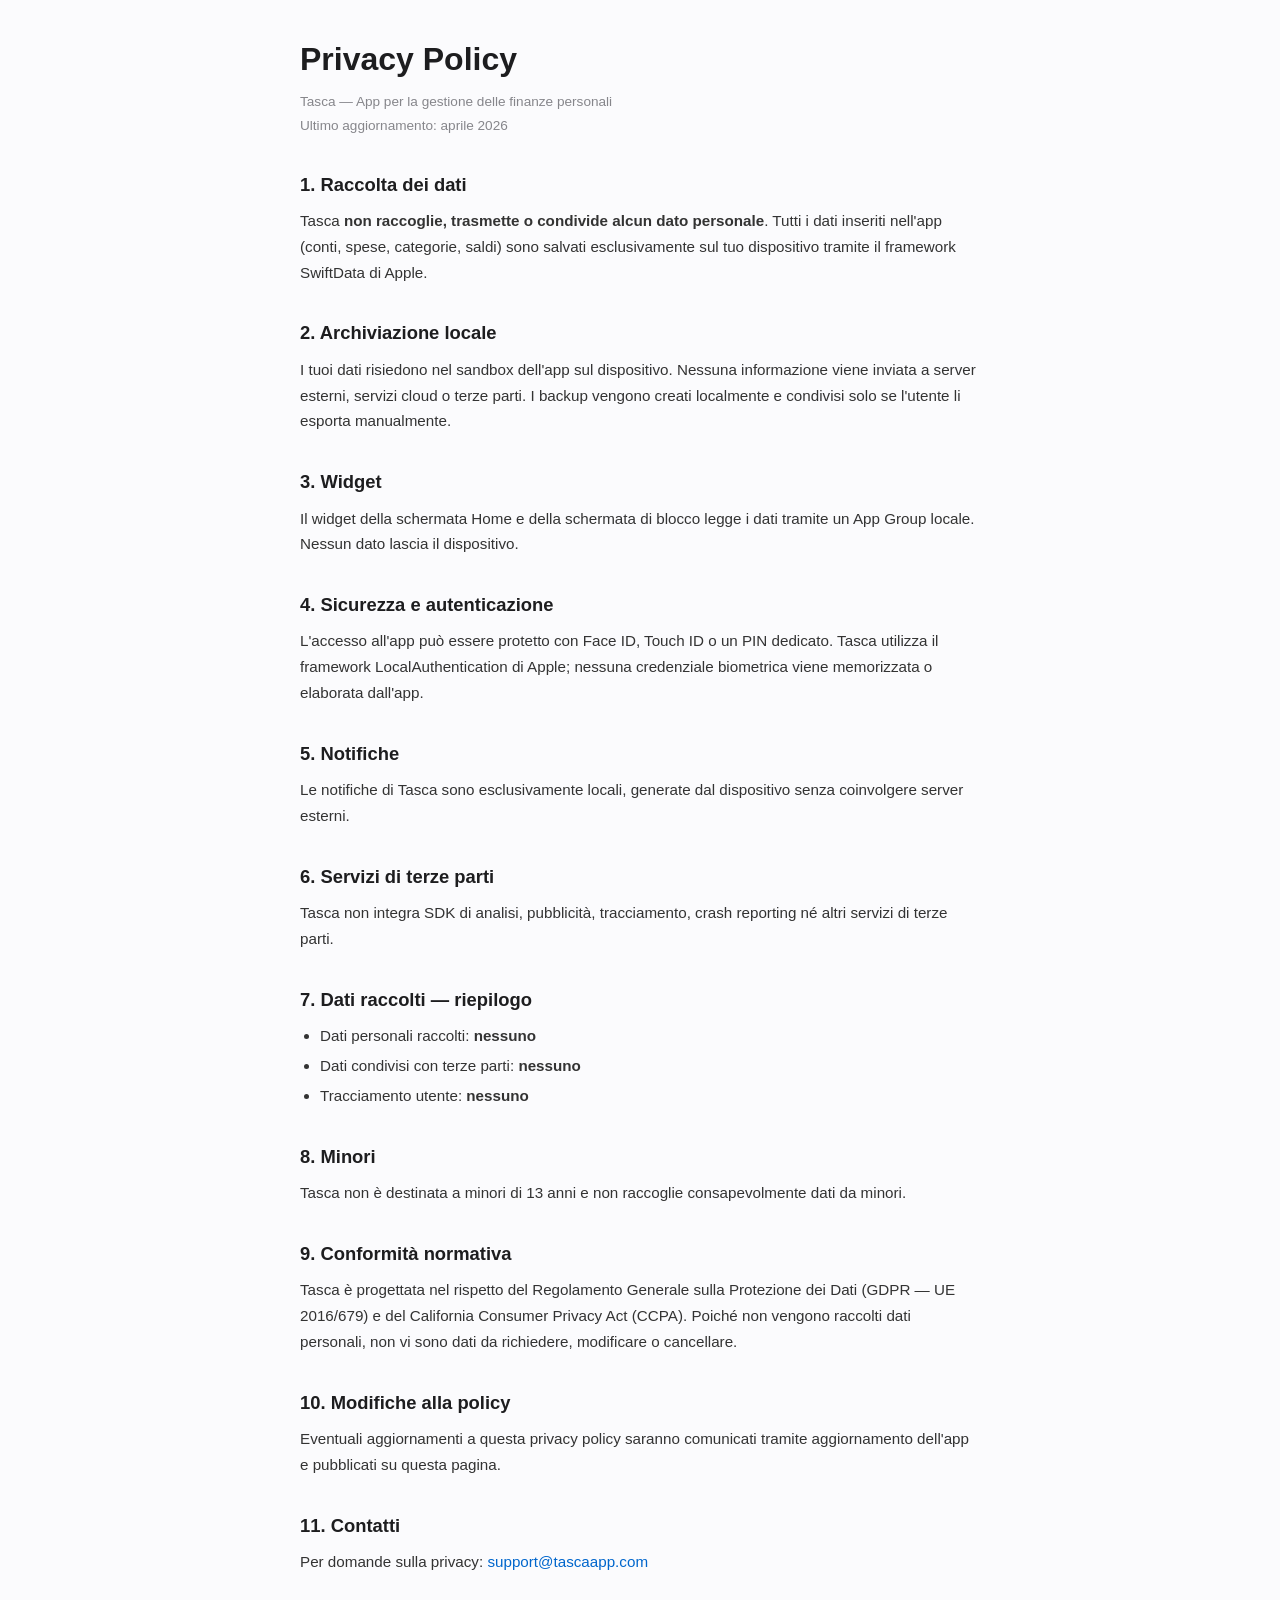
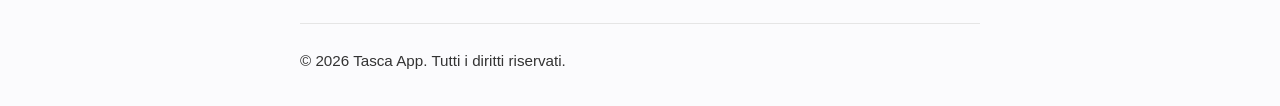
<file: privacy-policy.html>
<!DOCTYPE html>
<html lang="it">
<head>
    <meta charset="UTF-8">
    <meta name="viewport" content="width=device-width, initial-scale=1.0">
    <title>Tasca — Privacy Policy</title>
    <style>
        * { margin: 0; padding: 0; box-sizing: border-box; }
        body {
            font-family: -apple-system, BlinkMacSystemFont, 'SF Pro Text', 'Helvetica Neue', sans-serif;
            line-height: 1.7;
            color: #1d1d1f;
            background: #fbfbfd;
            padding: 2rem 1.25rem;
            max-width: 720px;
            margin: 0 auto;
        }
        h1 { font-size: 2rem; font-weight: 700; margin-bottom: .25rem; }
        h2 { font-size: 1.15rem; font-weight: 600; margin-top: 2rem; margin-bottom: .5rem; }
        p, li { font-size: .95rem; color: #333; }
        ul { padding-left: 1.25rem; margin-top: .25rem; }
        li { margin-bottom: .25rem; }
        .subtitle { color: #86868b; font-size: .85rem; margin-bottom: 2rem; }
        a { color: #0066cc; text-decoration: none; }
        footer { margin-top: 3rem; padding-top: 1.5rem; border-top: 1px solid #e5e5e5; font-size: .8rem; color: #86868b; }
    </style>
</head>
<body>
    <h1>Privacy Policy</h1>
    <p class="subtitle">Tasca — App per la gestione delle finanze personali<br>Ultimo aggiornamento: aprile 2026</p>

    <h2>1. Raccolta dei dati</h2>
    <p>Tasca <strong>non raccoglie, trasmette o condivide alcun dato personale</strong>. Tutti i dati inseriti nell'app (conti, spese, categorie, saldi) sono salvati esclusivamente sul tuo dispositivo tramite il framework SwiftData di Apple.</p>

    <h2>2. Archiviazione locale</h2>
    <p>I tuoi dati risiedono nel sandbox dell'app sul dispositivo. Nessuna informazione viene inviata a server esterni, servizi cloud o terze parti. I backup vengono creati localmente e condivisi solo se l'utente li esporta manualmente.</p>

    <h2>3. Widget</h2>
    <p>Il widget della schermata Home e della schermata di blocco legge i dati tramite un App Group locale. Nessun dato lascia il dispositivo.</p>

    <h2>4. Sicurezza e autenticazione</h2>
    <p>L'accesso all'app può essere protetto con Face ID, Touch ID o un PIN dedicato. Tasca utilizza il framework LocalAuthentication di Apple; nessuna credenziale biometrica viene memorizzata o elaborata dall'app.</p>

    <h2>5. Notifiche</h2>
    <p>Le notifiche di Tasca sono esclusivamente locali, generate dal dispositivo senza coinvolgere server esterni.</p>

    <h2>6. Servizi di terze parti</h2>
    <p>Tasca non integra SDK di analisi, pubblicità, tracciamento, crash reporting né altri servizi di terze parti.</p>

    <h2>7. Dati raccolti — riepilogo</h2>
    <ul>
        <li>Dati personali raccolti: <strong>nessuno</strong></li>
        <li>Dati condivisi con terze parti: <strong>nessuno</strong></li>
        <li>Tracciamento utente: <strong>nessuno</strong></li>
    </ul>

    <h2>8. Minori</h2>
    <p>Tasca non è destinata a minori di 13 anni e non raccoglie consapevolmente dati da minori.</p>

    <h2>9. Conformità normativa</h2>
    <p>Tasca è progettata nel rispetto del Regolamento Generale sulla Protezione dei Dati (GDPR — UE 2016/679) e del California Consumer Privacy Act (CCPA). Poiché non vengono raccolti dati personali, non vi sono dati da richiedere, modificare o cancellare.</p>

    <h2>10. Modifiche alla policy</h2>
    <p>Eventuali aggiornamenti a questa privacy policy saranno comunicati tramite aggiornamento dell'app e pubblicati su questa pagina.</p>

    <h2>11. Contatti</h2>
    <p>Per domande sulla privacy: <a href="mailto:support@tascaapp.com">support@tascaapp.com</a></p>

    <footer>
        <p>&copy; 2026 Tasca App. Tutti i diritti riservati.</p>
    </footer>
</body>
</html>
</file>
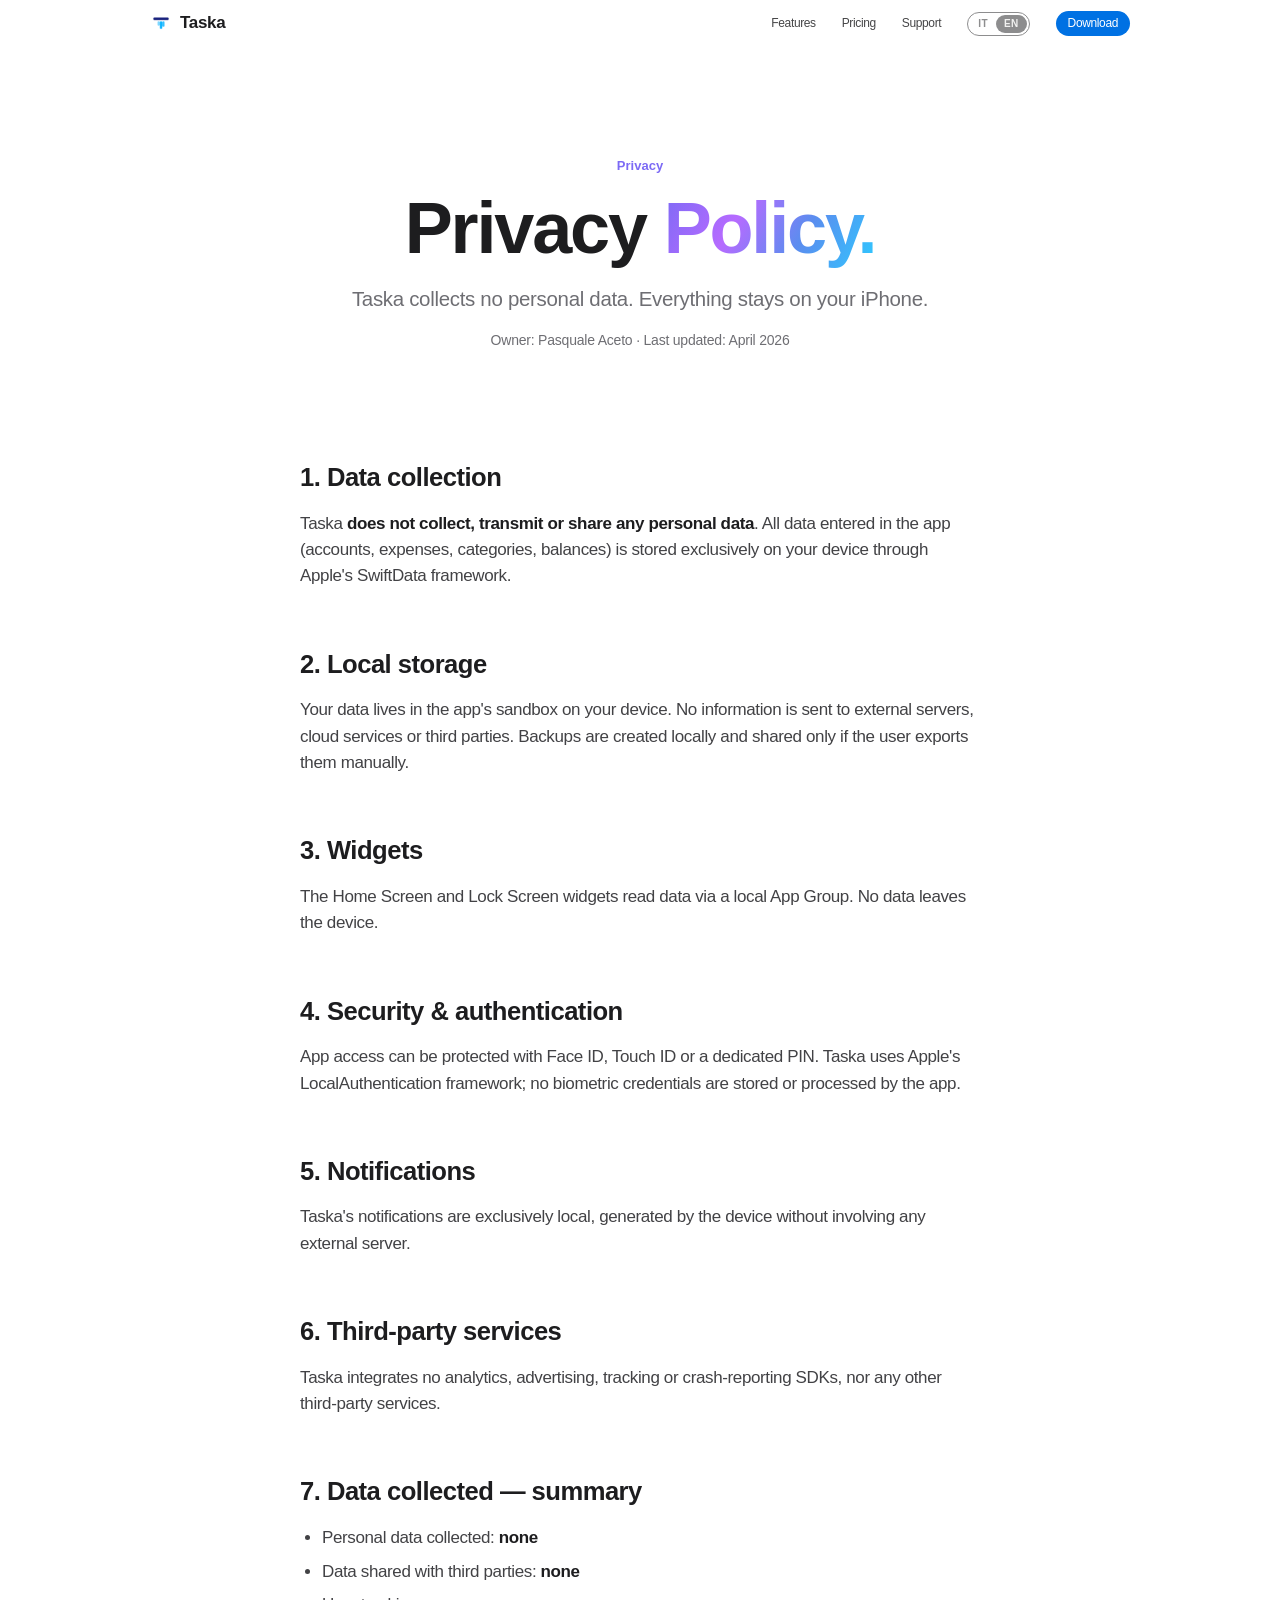
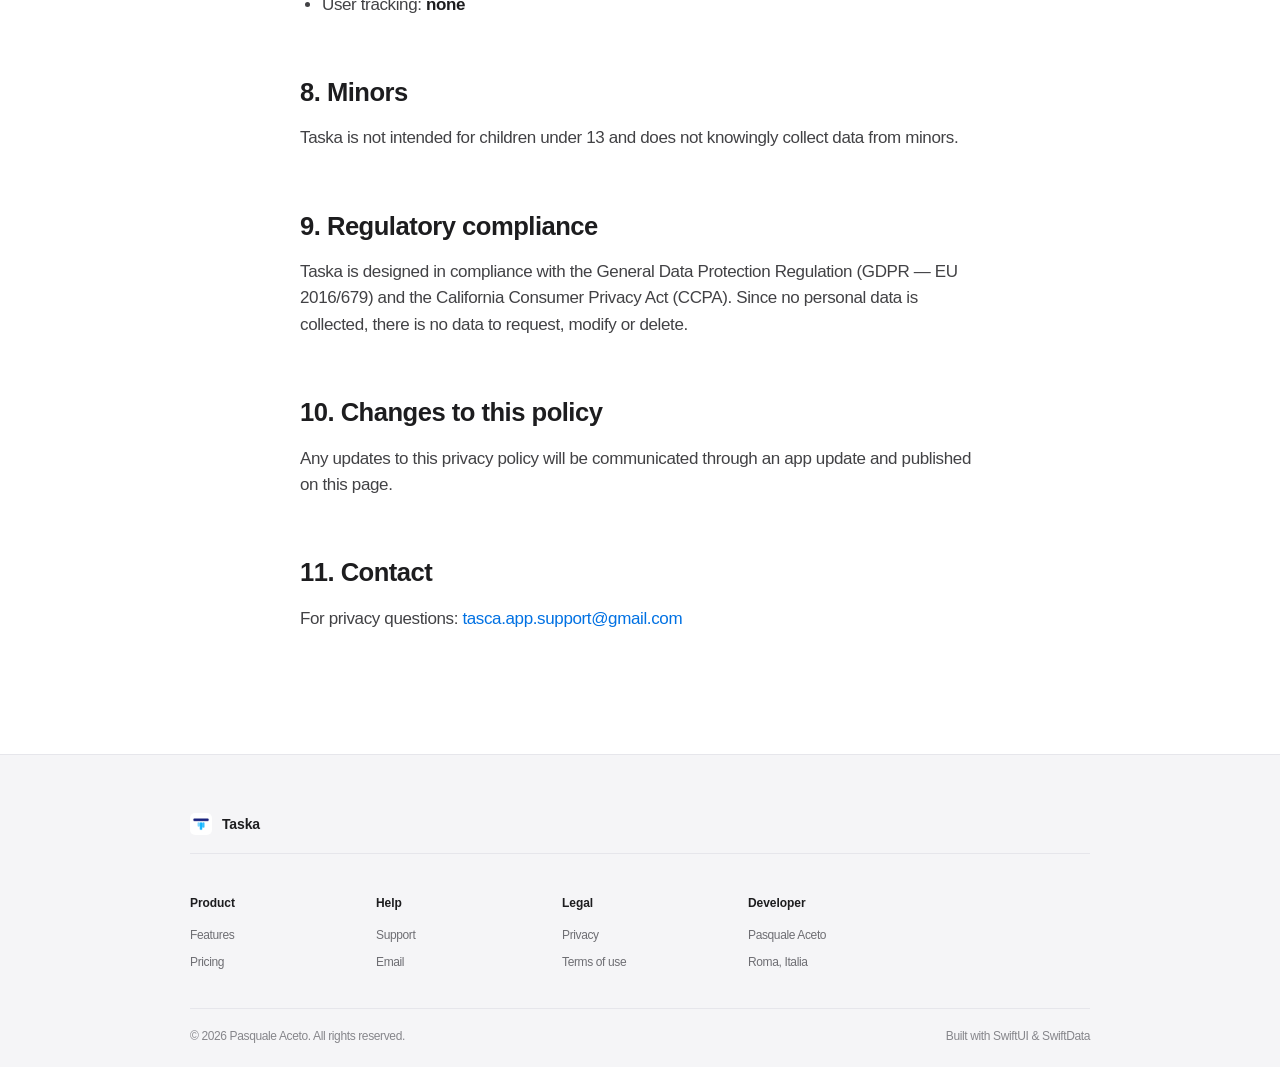
<file: privacy.html>
<!doctype html>
<html lang="it">
<head>
  <meta charset="utf-8" />
  <meta name="viewport" content="width=device-width, initial-scale=1, viewport-fit=cover" />
  <meta name="theme-color" content="#000000" />
  <title data-titles='{"it":"Privacy Policy — Taska","en":"Privacy Policy — Taska"}'>Privacy Policy — Taska</title>
  <link rel="icon" type="image/png" href="assets/icon.png" />
  <link rel="apple-touch-icon" href="assets/icon.png" />
  <link rel="stylesheet" href="styles.css" />
</head>
<body>

<nav class="nav" id="nav">
  <div class="nav-inner">
    <a class="brand" href="index.html"><img src="assets/icon.png" alt="" /><span>Taska</span></a>
    <div class="nav-links" id="navLinks">
      <a href="index.html#funzioni" data-lang="it" class="active-lang">Funzioni</a>
      <a href="index.html#funzioni" data-lang="en">Features</a>
      <a href="index.html#prezzi" data-lang="it" class="active-lang">Prezzi</a>
      <a href="index.html#prezzi" data-lang="en">Pricing</a>
      <a href="support.html" data-lang="it" class="active-lang">Supporto</a>
      <a href="support.html" data-lang="en">Support</a>
      <span class="lang-switch" role="group">
        <button data-set-lang="it" class="active"><span>IT</span></button>
        <button data-set-lang="en"><span>EN</span></button>
      </span>
      <a class="nav-cta"
         href="https://apps.apple.com/it/app/taska-gestisci-la-tue-spese/id6764268350"
         data-href-it="https://apps.apple.com/it/app/taska-gestisci-la-tue-spese/id6764268350"
         data-href-en="https://apps.apple.com/us/app/taska-gestisci-la-tue-spese/id6764268350"
         target="_blank" rel="noopener">
        <span data-lang="it" class="active-lang">Scarica</span><span data-lang="en">Download</span>
      </a>
    </div>
    <button class="hamburger" id="hamburger"><span></span><span></span></button>
  </div>
</nav>

<header class="page-hero">
  <div class="wrap">
    <div class="eyebrow">
      <span data-lang="it" class="active-lang">Privacy</span>
      <span data-lang="en">Privacy</span>
    </div>
    <h1>
      <span data-lang="it" class="active-lang">Privacy <span class="gradient-text">Policy.</span></span>
      <span data-lang="en">Privacy <span class="gradient-text">Policy.</span></span>
    </h1>
    <p class="lead">
      <span data-lang="it" class="active-lang">Taska non raccoglie dati personali. Tutto resta sul tuo iPhone.</span>
      <span data-lang="en">Taska collects no personal data. Everything stays on your iPhone.</span>
    </p>
    <p class="lead mute" style="font-size:14px;margin-top:18px">
      <span data-lang="it" class="active-lang">Titolare: Pasquale Aceto · Ultimo aggiornamento: aprile 2026</span>
      <span data-lang="en">Owner: Pasquale Aceto · Last updated: April 2026</span>
    </p>
  </div>
</header>

<main class="page-body">
  <div class="wrap">

    <!-- IT version -->
    <div data-lang="it" class="active-lang block-lang">
      <h2>1. Raccolta dei dati</h2>
      <p>Taska <strong>non raccoglie, trasmette o condivide alcun dato personale</strong>. Tutti i dati inseriti nell'app (conti, spese, categorie, saldi) sono salvati esclusivamente sul tuo dispositivo tramite il framework SwiftData di Apple.</p>

      <h2>2. Archiviazione locale</h2>
      <p>I tuoi dati risiedono nel sandbox dell'app sul dispositivo. Nessuna informazione viene inviata a server esterni, servizi cloud o terze parti. I backup vengono creati localmente e condivisi solo se l'utente li esporta manualmente.</p>

      <h2>3. Widget</h2>
      <p>Il widget della schermata Home e della schermata di blocco legge i dati tramite un App Group locale. Nessun dato lascia il dispositivo.</p>

      <h2>4. Sicurezza e autenticazione</h2>
      <p>L'accesso all'app può essere protetto con Face ID, Touch ID o un PIN dedicato. Taska utilizza il framework LocalAuthentication di Apple; nessuna credenziale biometrica viene memorizzata o elaborata dall'app.</p>

      <h2>5. Notifiche</h2>
      <p>Le notifiche di Taska sono esclusivamente locali, generate dal dispositivo senza coinvolgere server esterni.</p>

      <h2>6. Servizi di terze parti</h2>
      <p>Taska non integra SDK di analisi, pubblicità, tracciamento, crash reporting né altri servizi di terze parti.</p>

      <h2>7. Dati raccolti — riepilogo</h2>
      <ul>
        <li>Dati personali raccolti: <strong>nessuno</strong></li>
        <li>Dati condivisi con terze parti: <strong>nessuno</strong></li>
        <li>Tracciamento utente: <strong>nessuno</strong></li>
      </ul>

      <h2>8. Minori</h2>
      <p>Taska non è destinata a minori di 13 anni e non raccoglie consapevolmente dati da minori.</p>

      <h2>9. Conformità normativa</h2>
      <p>Taska è progettata nel rispetto del Regolamento Generale sulla Protezione dei Dati (GDPR — UE 2016/679) e del California Consumer Privacy Act (CCPA). Poiché non vengono raccolti dati personali, non vi sono dati da richiedere, modificare o cancellare.</p>

      <h2>10. Modifiche alla policy</h2>
      <p>Eventuali aggiornamenti a questa privacy policy saranno comunicati tramite aggiornamento dell'app e pubblicati su questa pagina.</p>

      <h2>11. Contatti</h2>
      <p>Per domande sulla privacy: <a href="mailto:tasca.app.support@gmail.com">tasca.app.support@gmail.com</a></p>
    </div>

    <!-- EN version -->
    <div data-lang="en" class="block-lang">
      <h2>1. Data collection</h2>
      <p>Taska <strong>does not collect, transmit or share any personal data</strong>. All data entered in the app (accounts, expenses, categories, balances) is stored exclusively on your device through Apple's SwiftData framework.</p>

      <h2>2. Local storage</h2>
      <p>Your data lives in the app's sandbox on your device. No information is sent to external servers, cloud services or third parties. Backups are created locally and shared only if the user exports them manually.</p>

      <h2>3. Widgets</h2>
      <p>The Home Screen and Lock Screen widgets read data via a local App Group. No data leaves the device.</p>

      <h2>4. Security &amp; authentication</h2>
      <p>App access can be protected with Face ID, Touch ID or a dedicated PIN. Taska uses Apple's LocalAuthentication framework; no biometric credentials are stored or processed by the app.</p>

      <h2>5. Notifications</h2>
      <p>Taska's notifications are exclusively local, generated by the device without involving any external server.</p>

      <h2>6. Third-party services</h2>
      <p>Taska integrates no analytics, advertising, tracking or crash-reporting SDKs, nor any other third-party services.</p>

      <h2>7. Data collected — summary</h2>
      <ul>
        <li>Personal data collected: <strong>none</strong></li>
        <li>Data shared with third parties: <strong>none</strong></li>
        <li>User tracking: <strong>none</strong></li>
      </ul>

      <h2>8. Minors</h2>
      <p>Taska is not intended for children under 13 and does not knowingly collect data from minors.</p>

      <h2>9. Regulatory compliance</h2>
      <p>Taska is designed in compliance with the General Data Protection Regulation (GDPR — EU 2016/679) and the California Consumer Privacy Act (CCPA). Since no personal data is collected, there is no data to request, modify or delete.</p>

      <h2>10. Changes to this policy</h2>
      <p>Any updates to this privacy policy will be communicated through an app update and published on this page.</p>

      <h2>11. Contact</h2>
      <p>For privacy questions: <a href="mailto:tasca.app.support@gmail.com">tasca.app.support@gmail.com</a></p>
    </div>

  </div>
</main>

<footer class="footer">
  <div class="wrap-wide">
    <div class="footer-grid">
      <div class="col-brand">
        <img src="assets/icon.png" alt="" />
        <strong>Taska</strong>
      </div>
      <div>
        <h6><span data-lang="it" class="active-lang">Prodotto</span><span data-lang="en">Product</span></h6>
        <ul>
          <li><a href="index.html#funzioni"><span data-lang="it" class="active-lang">Funzioni</span><span data-lang="en">Features</span></a></li>
          <li><a href="index.html#prezzi"><span data-lang="it" class="active-lang">Prezzi</span><span data-lang="en">Pricing</span></a></li>
        </ul>
      </div>
      <div>
        <h6><span data-lang="it" class="active-lang">Aiuto</span><span data-lang="en">Help</span></h6>
        <ul>
          <li><a href="support.html"><span data-lang="it" class="active-lang">Supporto</span><span data-lang="en">Support</span></a></li>
          <li><a href="mailto:tasca.app.support@gmail.com">Email</a></li>
        </ul>
      </div>
      <div>
        <h6><span data-lang="it" class="active-lang">Legale</span><span data-lang="en">Legal</span></h6>
        <ul>
          <li><a href="privacy.html">Privacy</a></li>
          <li><a href="terms.html"><span data-lang="it" class="active-lang">Termini d'uso</span><span data-lang="en">Terms of use</span></a></li>
        </ul>
      </div>
      <div>
        <h6><span data-lang="it" class="active-lang">Sviluppatore</span><span data-lang="en">Developer</span></h6>
        <ul>
          <li>Pasquale Aceto</li>
          <li>Roma, Italia</li>
        </ul>
      </div>
    </div>
    <div class="footer-bottom">
      <span>© 2026 Pasquale Aceto. <span data-lang="it" class="active-lang">Tutti i diritti riservati.</span><span data-lang="en">All rights reserved.</span></span>
      <span class="right">
        <span data-lang="it" class="active-lang">Costruito con SwiftUI &amp; SwiftData</span>
        <span data-lang="en">Built with SwiftUI &amp; SwiftData</span>
      </span>
    </div>
  </div>
</footer>

<script src="script.js"></script>
</body>
</html>
</file>
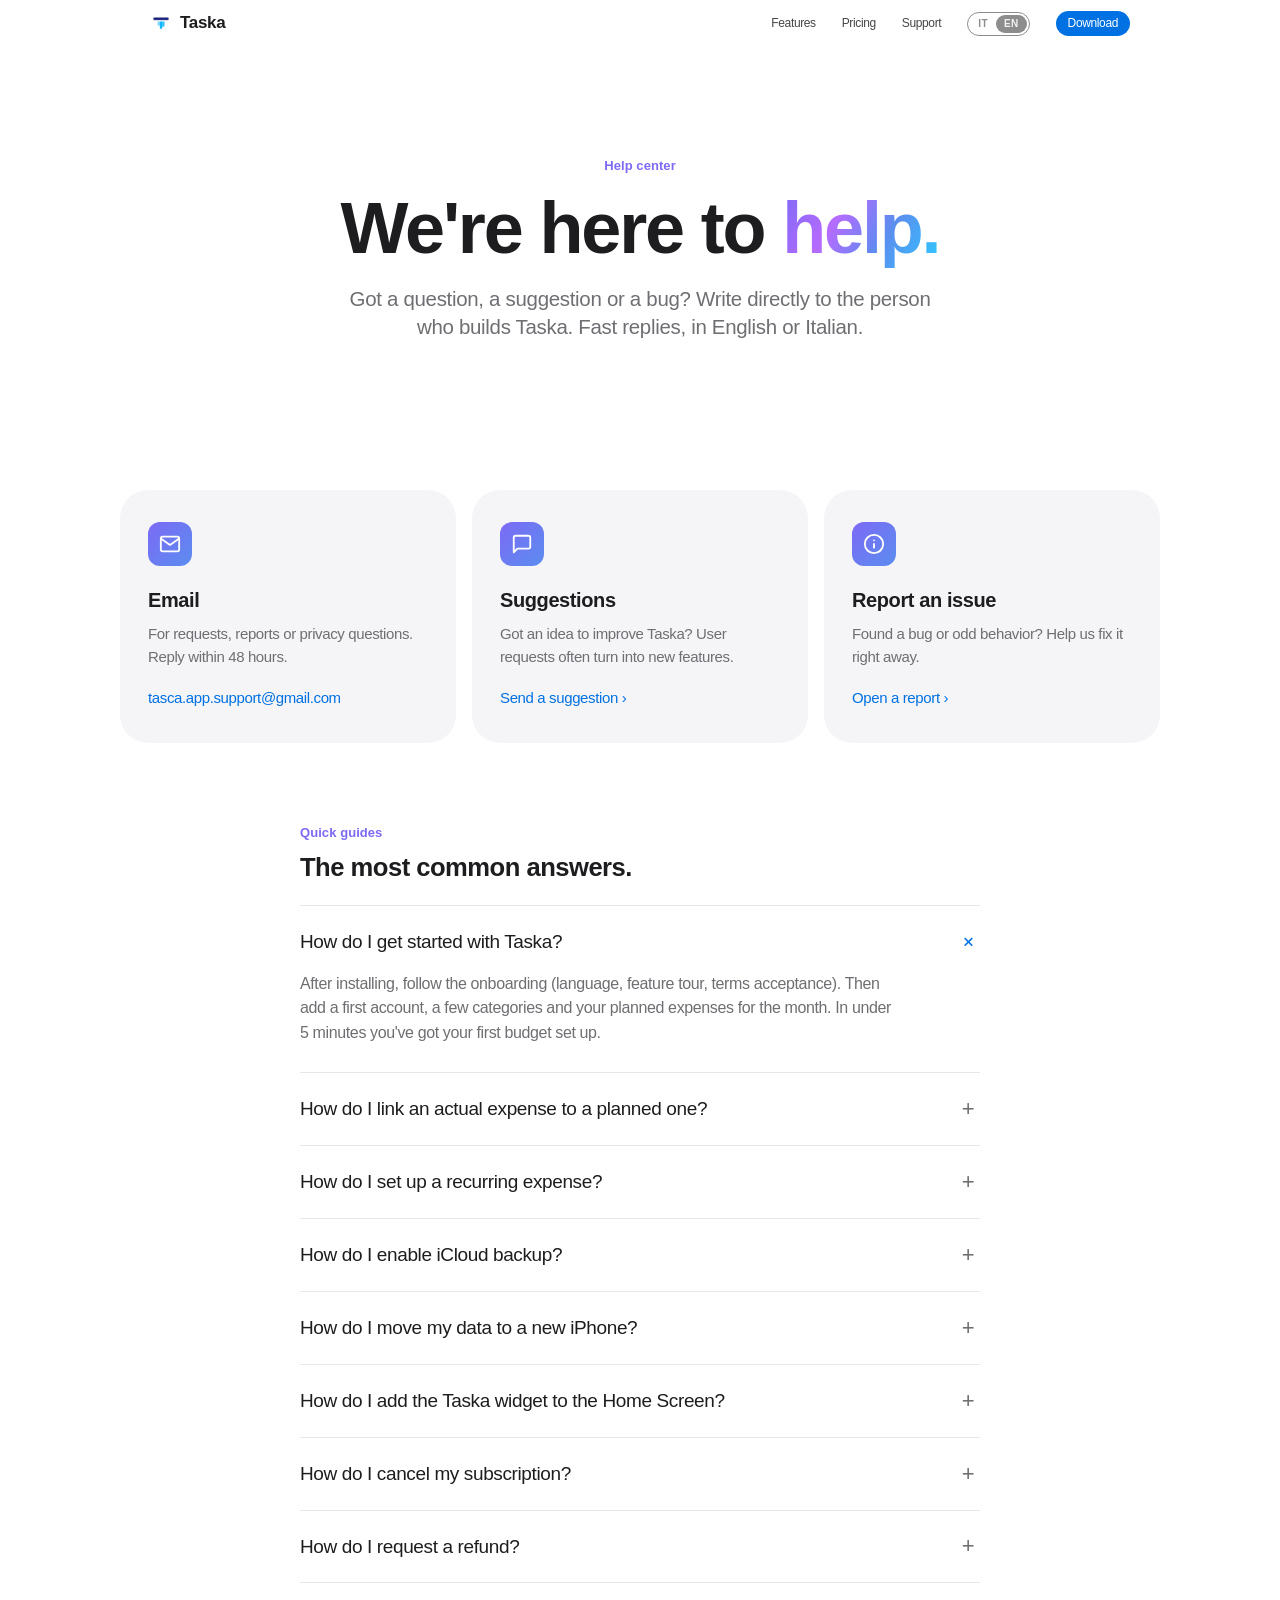
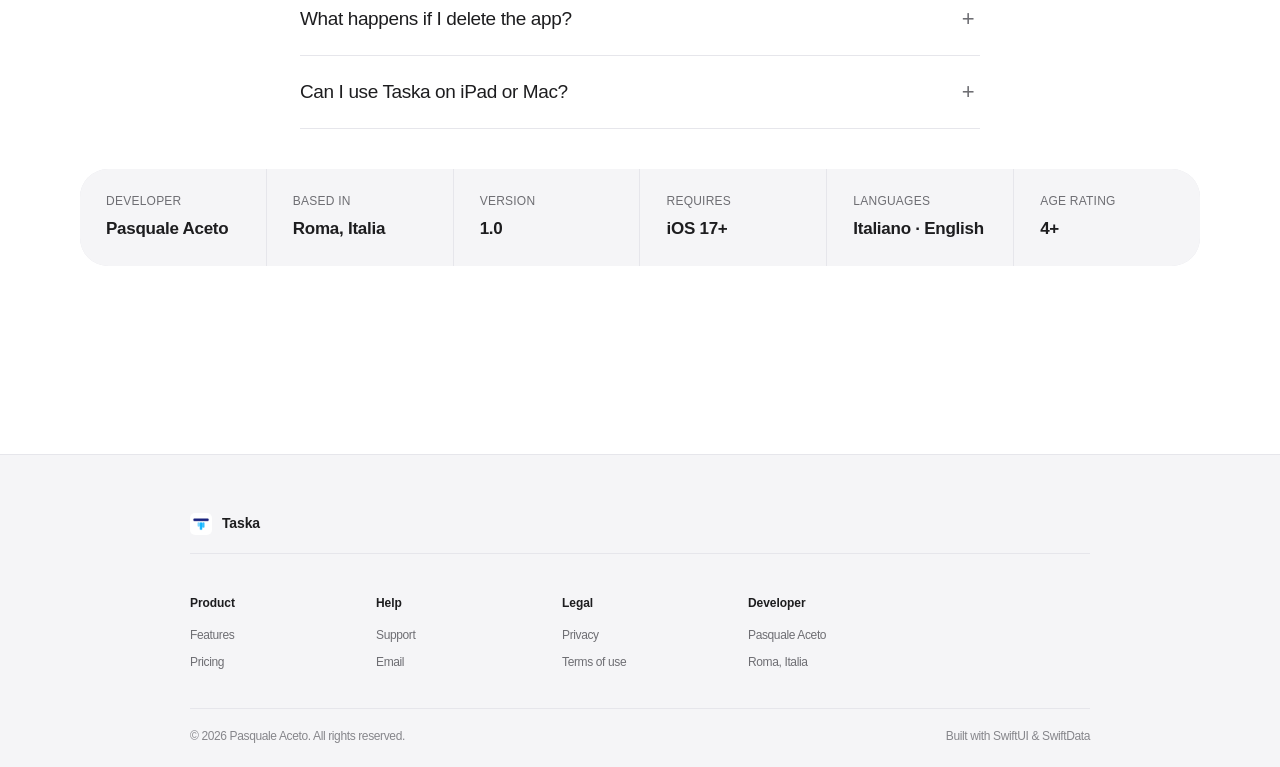
<file: support.html>
<!doctype html>
<html lang="it">
<head>
  <meta charset="utf-8" />
  <meta name="viewport" content="width=device-width, initial-scale=1, viewport-fit=cover" />
  <meta name="theme-color" content="#000000" />
  <title data-titles='{"it":"Supporto — Taska","en":"Support — Taska"}'>Supporto — Taska</title>
  <link rel="icon" type="image/png" href="assets/icon.png" />
  <link rel="apple-touch-icon" href="assets/icon.png" />
  <link rel="stylesheet" href="styles.css" />
</head>
<body>

<nav class="nav" id="nav">
  <div class="nav-inner">
    <a class="brand" href="index.html"><img src="assets/icon.png" alt="" /><span>Taska</span></a>
    <div class="nav-links" id="navLinks">
      <a href="index.html#funzioni" data-lang="it" class="active-lang">Funzioni</a>
      <a href="index.html#funzioni" data-lang="en">Features</a>
      <a href="index.html#prezzi" data-lang="it" class="active-lang">Prezzi</a>
      <a href="index.html#prezzi" data-lang="en">Pricing</a>
      <a href="support.html" data-lang="it" class="active-lang">Supporto</a>
      <a href="support.html" data-lang="en">Support</a>
      <span class="lang-switch" role="group">
        <button data-set-lang="it" class="active"><span>IT</span></button>
        <button data-set-lang="en"><span>EN</span></button>
      </span>
      <a class="nav-cta"
         href="https://apps.apple.com/it/app/taska-gestisci-la-tue-spese/id6764268350"
         data-href-it="https://apps.apple.com/it/app/taska-gestisci-la-tue-spese/id6764268350"
         data-href-en="https://apps.apple.com/us/app/taska-gestisci-la-tue-spese/id6764268350"
         target="_blank" rel="noopener">
        <span data-lang="it" class="active-lang">Scarica</span><span data-lang="en">Download</span>
      </a>
    </div>
    <button class="hamburger" id="hamburger"><span></span><span></span></button>
  </div>
</nav>

<header class="page-hero">
  <div class="wrap">
    <div class="eyebrow">
      <span data-lang="it" class="active-lang">Centro assistenza</span>
      <span data-lang="en">Help center</span>
    </div>
    <h1>
      <span data-lang="it" class="active-lang">Siamo qui per <span class="gradient-text">aiutarti.</span></span>
      <span data-lang="en">We're here to <span class="gradient-text">help.</span></span>
    </h1>
    <p class="lead mute">
      <span data-lang="it" class="active-lang">Una domanda, un suggerimento, un problema? Scrivi direttamente a chi sviluppa Taska. Risposte rapide, in italiano o inglese.</span>
      <span data-lang="en">Got a question, a suggestion or a bug? Write directly to the person who builds Taska. Fast replies, in English or Italian.</span>
    </p>
  </div>
</header>

<main class="page-body">

  <!-- Contact cards -->
  <section class="support-grid">
    <div class="support-card">
      <div class="ic">
        <svg viewBox="0 0 24 24" fill="none" stroke="currentColor" stroke-width="2" stroke-linecap="round" stroke-linejoin="round"><path d="M4 4h16c1.1 0 2 .9 2 2v12c0 1.1-.9 2-2 2H4c-1.1 0-2-.9-2-2V6c0-1.1.9-2 2-2z"/><polyline points="22,6 12,13 2,6"/></svg>
      </div>
      <h3>Email</h3>
      <p>
        <span data-lang="it" class="active-lang">Per richieste, segnalazioni o domande sulla privacy. Risposta entro 48 ore.</span>
        <span data-lang="en">For requests, reports or privacy questions. Reply within 48 hours.</span>
      </p>
      <a class="link" href="mailto:tasca.app.support@gmail.com">tasca.app.support@gmail.com</a>
    </div>
    <div class="support-card">
      <div class="ic">
        <svg viewBox="0 0 24 24" fill="none" stroke="currentColor" stroke-width="2" stroke-linecap="round" stroke-linejoin="round"><path d="M21 15a2 2 0 0 1-2 2H7l-4 4V5a2 2 0 0 1 2-2h14a2 2 0 0 1 2 2z"/></svg>
      </div>
      <h3>
        <span data-lang="it" class="active-lang">Suggerimenti</span>
        <span data-lang="en">Suggestions</span>
      </h3>
      <p>
        <span data-lang="it" class="active-lang">Un'idea per migliorare Taska? Le richieste degli utenti diventano spesso nuove funzioni.</span>
        <span data-lang="en">Got an idea to improve Taska? User requests often turn into new features.</span>
      </p>
      <a class="link" href="mailto:tasca.app.support@gmail.com?subject=Suggerimento%20Taska">
        <span data-lang="it" class="active-lang">Invia un suggerimento ›</span>
        <span data-lang="en">Send a suggestion ›</span>
      </a>
    </div>
    <div class="support-card">
      <div class="ic">
        <svg viewBox="0 0 24 24" fill="none" stroke="currentColor" stroke-width="2" stroke-linecap="round" stroke-linejoin="round"><circle cx="12" cy="12" r="10"/><path d="M12 16v-4M12 8h.01"/></svg>
      </div>
      <h3>
        <span data-lang="it" class="active-lang">Segnala un problema</span>
        <span data-lang="en">Report an issue</span>
      </h3>
      <p>
        <span data-lang="it" class="active-lang">Hai trovato un bug o un comportamento strano? Aiutaci a sistemarlo subito.</span>
        <span data-lang="en">Found a bug or odd behavior? Help us fix it right away.</span>
      </p>
      <a class="link" href="mailto:tasca.app.support@gmail.com?subject=Bug%20Taska">
        <span data-lang="it" class="active-lang">Apri una segnalazione ›</span>
        <span data-lang="en">Open a report ›</span>
      </a>
    </div>
  </section>

  <!-- FAQ -->
  <div class="wrap" id="faq">
    <div class="faq-block-head">
      <div class="eyebrow">
        <span data-lang="it" class="active-lang">Guide rapide</span>
        <span data-lang="en">Quick guides</span>
      </div>
      <h2 class="display h-3">
        <span data-lang="it" class="active-lang">Le risposte più comuni.</span>
        <span data-lang="en">The most common answers.</span>
      </h2>
    </div>

    <div class="faq">
      <details open>
        <summary>
          <span>
            <span data-lang="it" class="active-lang">Come inizio a usare Taska?</span>
            <span data-lang="en">How do I get started with Taska?</span>
          </span>
          <span class="plus">+</span>
        </summary>
        <div class="faq-answer">
          <span data-lang="it" class="active-lang">Dopo l'installazione segui l'onboarding (lingua, presentazione delle funzioni, accettazione termini). Poi aggiungi un primo conto, qualche categoria e inserisci le spese previste del mese. In meno di 5 minuti hai già il tuo primo budget.</span>
          <span data-lang="en">After installing, follow the onboarding (language, feature tour, terms acceptance). Then add a first account, a few categories and your planned expenses for the month. In under 5 minutes you've got your first budget set up.</span>
        </div>
      </details>

      <details>
        <summary>
          <span>
            <span data-lang="it" class="active-lang">Come collego una spesa effettiva a una prevista?</span>
            <span data-lang="en">How do I link an actual expense to a planned one?</span>
          </span>
          <span class="plus">+</span>
        </summary>
        <div class="faq-answer">
          <span data-lang="it" class="active-lang">Quando aggiungi una spesa effettiva, puoi selezionare la spesa prevista corrispondente nello stesso mese: l'importo verrà sottratto dal budget di quella voce. Puoi anche cambiare o rimuovere l'associazione in seguito.</span>
          <span data-lang="en">When you add an actual expense, you can select the corresponding planned expense in the same month: the amount will be subtracted from that item's budget. You can change or remove the link later.</span>
        </div>
      </details>

      <details>
        <summary>
          <span>
            <span data-lang="it" class="active-lang">Come imposto una spesa ricorrente?</span>
            <span data-lang="en">How do I set up a recurring expense?</span>
          </span>
          <span class="plus">+</span>
        </summary>
        <div class="faq-answer">
          <span data-lang="it" class="active-lang">Vai su "Ricorrenze" dalla schermata Transazioni. Aggiungi nome, importo, categoria, conto e cadenza (mensile, trimestrale, ecc.). Ogni mese Taska genera automaticamente la spesa prevista corrispondente.</span>
          <span data-lang="en">Go to "Recurrences" from the Transactions screen. Add name, amount, category, account and frequency (monthly, quarterly, etc.). Every month Taska automatically generates the planned expense.</span>
        </div>
      </details>

      <details>
        <summary>
          <span>
            <span data-lang="it" class="active-lang">Come attivo il backup su iCloud?</span>
            <span data-lang="en">How do I enable iCloud backup?</span>
          </span>
          <span class="plus">+</span>
        </summary>
        <div class="faq-answer">
          <span data-lang="it" class="active-lang">Apri Impostazioni → Backup automatico, attiva l'interruttore e scegli la cadenza (giornaliera, settimanale, mensile). Il file viene salvato nel tuo iCloud Drive personale, accessibile solo a te.</span>
          <span data-lang="en">Open Settings → Automatic backup, toggle it on and choose the frequency (daily, weekly, monthly). The file is saved to your personal iCloud Drive, accessible only by you.</span>
        </div>
      </details>

      <details>
        <summary>
          <span>
            <span data-lang="it" class="active-lang">Come trasferisco i dati su un nuovo iPhone?</span>
            <span data-lang="en">How do I move my data to a new iPhone?</span>
          </span>
          <span class="plus">+</span>
        </summary>
        <div class="faq-answer">
          <span data-lang="it" class="active-lang">Se hai attivato il backup iCloud: installa Taska sul nuovo dispositivo (con lo stesso Apple ID) e segui la procedura di ripristino. In alternativa, esporta manualmente in JSON o CSV dal vecchio iPhone e importa sul nuovo: Impostazioni → Importa transazioni.</span>
          <span data-lang="en">If iCloud backup is on: install Taska on the new device (using the same Apple ID) and follow the restore flow. Otherwise, export manually as JSON or CSV from the old iPhone and import on the new one: Settings → Import transactions.</span>
        </div>
      </details>

      <details>
        <summary>
          <span>
            <span data-lang="it" class="active-lang">Come aggiungo Taska alla schermata Home con il widget?</span>
            <span data-lang="en">How do I add the Taska widget to the Home Screen?</span>
          </span>
          <span class="plus">+</span>
        </summary>
        <div class="faq-answer">
          <span data-lang="it" class="active-lang">Tieni premuto in un punto vuoto della Home, tocca il "+" in alto, cerca "Taska" e scegli il widget che preferisci (Riepilogo, Saldo o Budget). Stesso meccanismo per Lock Screen e Centro di Controllo.</span>
          <span data-lang="en">Long-press an empty spot on the Home Screen, tap "+" at the top, search "Taska" and pick the widget you prefer (Summary, Balance or Budget). Same flow for Lock Screen and Control Center.</span>
        </div>
      </details>

      <details>
        <summary>
          <span>
            <span data-lang="it" class="active-lang">Come disdico l'abbonamento?</span>
            <span data-lang="en">How do I cancel my subscription?</span>
          </span>
          <span class="plus">+</span>
        </summary>
        <div class="faq-answer">
          <span data-lang="it" class="active-lang">In Taska: Impostazioni → Abbonamento → Gestisci. Oppure dal tuo iPhone: Impostazioni → tuo nome → Abbonamenti → Taska Premium → Annulla. La disdetta blocca il rinnovo successivo, l'accesso continua fino alla scadenza già pagata.</span>
          <span data-lang="en">Inside Taska: Settings → Subscription → Manage. Or from your iPhone: Settings → your name → Subscriptions → Taska Premium → Cancel. Cancelling stops the next renewal; access continues until the period you've paid for ends.</span>
        </div>
      </details>

      <details>
        <summary>
          <span>
            <span data-lang="it" class="active-lang">Come richiedo un rimborso?</span>
            <span data-lang="en">How do I request a refund?</span>
          </span>
          <span class="plus">+</span>
        </summary>
        <div class="faq-answer">
          <span data-lang="it" class="active-lang">I rimborsi sono gestiti da Apple. Vai su <a href="https://reportaproblem.apple.com" target="_blank" rel="noopener">reportaproblem.apple.com</a>, accedi con il tuo Apple ID, trova l'acquisto Taska e segui le istruzioni. Lo sviluppatore non può emettere rimborsi diretti.</span>
          <span data-lang="en">Refunds are handled by Apple. Go to <a href="https://reportaproblem.apple.com" target="_blank" rel="noopener">reportaproblem.apple.com</a>, sign in with your Apple ID, find the Taska purchase and follow the instructions. The developer cannot issue direct refunds.</span>
        </div>
      </details>

      <details>
        <summary>
          <span>
            <span data-lang="it" class="active-lang">Cosa succede se cancello l'app?</span>
            <span data-lang="en">What happens if I delete the app?</span>
          </span>
          <span class="plus">+</span>
        </summary>
        <div class="faq-answer">
          <span data-lang="it" class="active-lang">Cancellando Taska perdi i dati locali. Se avevi attivato il backup iCloud, ritrovi tutto reinstallando l'app. L'abbonamento Apple continua fino alla scadenza naturale: ricordati di disdire dalle Impostazioni Apple ID se non vuoi più rinnovarlo.</span>
          <span data-lang="en">Deleting Taska wipes local data. If iCloud backup was on, you'll get everything back by reinstalling. The Apple subscription continues until natural expiration: remember to cancel from your Apple ID settings if you don't want it to renew.</span>
        </div>
      </details>

      <details>
        <summary>
          <span>
            <span data-lang="it" class="active-lang">Posso usare Taska su iPad o Mac?</span>
            <span data-lang="en">Can I use Taska on iPad or Mac?</span>
          </span>
          <span class="plus">+</span>
        </summary>
        <div class="faq-answer">
          <span data-lang="it" class="active-lang">Al momento Taska è progettata e ottimizzata per iPhone. Versioni dedicate per iPad o Mac non sono attualmente in roadmap, ma se ne ricevo molte richieste valuterò di aggiungerle in futuro.</span>
          <span data-lang="en">Right now Taska is designed and optimized for iPhone. Dedicated iPad or Mac versions aren't on the current roadmap, but I'll consider adding them in the future if there's enough demand.</span>
        </div>
      </details>
    </div>
  </div>

  <!-- App info -->
  <div class="info-grid">
    <div class="item">
      <div class="k"><span data-lang="it" class="active-lang">Sviluppatore</span><span data-lang="en">Developer</span></div>
      <div class="v">Pasquale Aceto</div>
    </div>
    <div class="item">
      <div class="k"><span data-lang="it" class="active-lang">Sede</span><span data-lang="en">Based in</span></div>
      <div class="v">Roma, Italia</div>
    </div>
    <div class="item">
      <div class="k"><span data-lang="it" class="active-lang">Versione</span><span data-lang="en">Version</span></div>
      <div class="v">1.0</div>
    </div>
    <div class="item">
      <div class="k"><span data-lang="it" class="active-lang">Compatibilità</span><span data-lang="en">Requires</span></div>
      <div class="v">iOS 17+</div>
    </div>
    <div class="item">
      <div class="k"><span data-lang="it" class="active-lang">Lingue</span><span data-lang="en">Languages</span></div>
      <div class="v">Italiano · English</div>
    </div>
    <div class="item">
      <div class="k"><span data-lang="it" class="active-lang">Età</span><span data-lang="en">Age rating</span></div>
      <div class="v">4+</div>
    </div>
  </div>

</main>

<footer class="footer">
  <div class="wrap-wide">
    <div class="footer-grid">
      <div class="col-brand"><img src="assets/icon.png" alt="" /><strong>Taska</strong></div>
      <div>
        <h6><span data-lang="it" class="active-lang">Prodotto</span><span data-lang="en">Product</span></h6>
        <ul>
          <li><a href="index.html#funzioni"><span data-lang="it" class="active-lang">Funzioni</span><span data-lang="en">Features</span></a></li>
          <li><a href="index.html#prezzi"><span data-lang="it" class="active-lang">Prezzi</span><span data-lang="en">Pricing</span></a></li>
        </ul>
      </div>
      <div>
        <h6><span data-lang="it" class="active-lang">Aiuto</span><span data-lang="en">Help</span></h6>
        <ul>
          <li><a href="support.html"><span data-lang="it" class="active-lang">Supporto</span><span data-lang="en">Support</span></a></li>
          <li><a href="mailto:tasca.app.support@gmail.com">Email</a></li>
        </ul>
      </div>
      <div>
        <h6><span data-lang="it" class="active-lang">Legale</span><span data-lang="en">Legal</span></h6>
        <ul>
          <li><a href="privacy.html">Privacy</a></li>
          <li><a href="terms.html"><span data-lang="it" class="active-lang">Termini d'uso</span><span data-lang="en">Terms of use</span></a></li>
        </ul>
      </div>
      <div>
        <h6><span data-lang="it" class="active-lang">Sviluppatore</span><span data-lang="en">Developer</span></h6>
        <ul>
          <li>Pasquale Aceto</li>
          <li>Roma, Italia</li>
        </ul>
      </div>
    </div>
    <div class="footer-bottom">
      <span>© 2026 Pasquale Aceto. <span data-lang="it" class="active-lang">Tutti i diritti riservati.</span><span data-lang="en">All rights reserved.</span></span>
      <span class="right">
        <span data-lang="it" class="active-lang">Costruito con SwiftUI &amp; SwiftData</span>
        <span data-lang="en">Built with SwiftUI &amp; SwiftData</span>
      </span>
    </div>
  </div>
</footer>

<script src="script.js"></script>
</body>
</html>
</file>
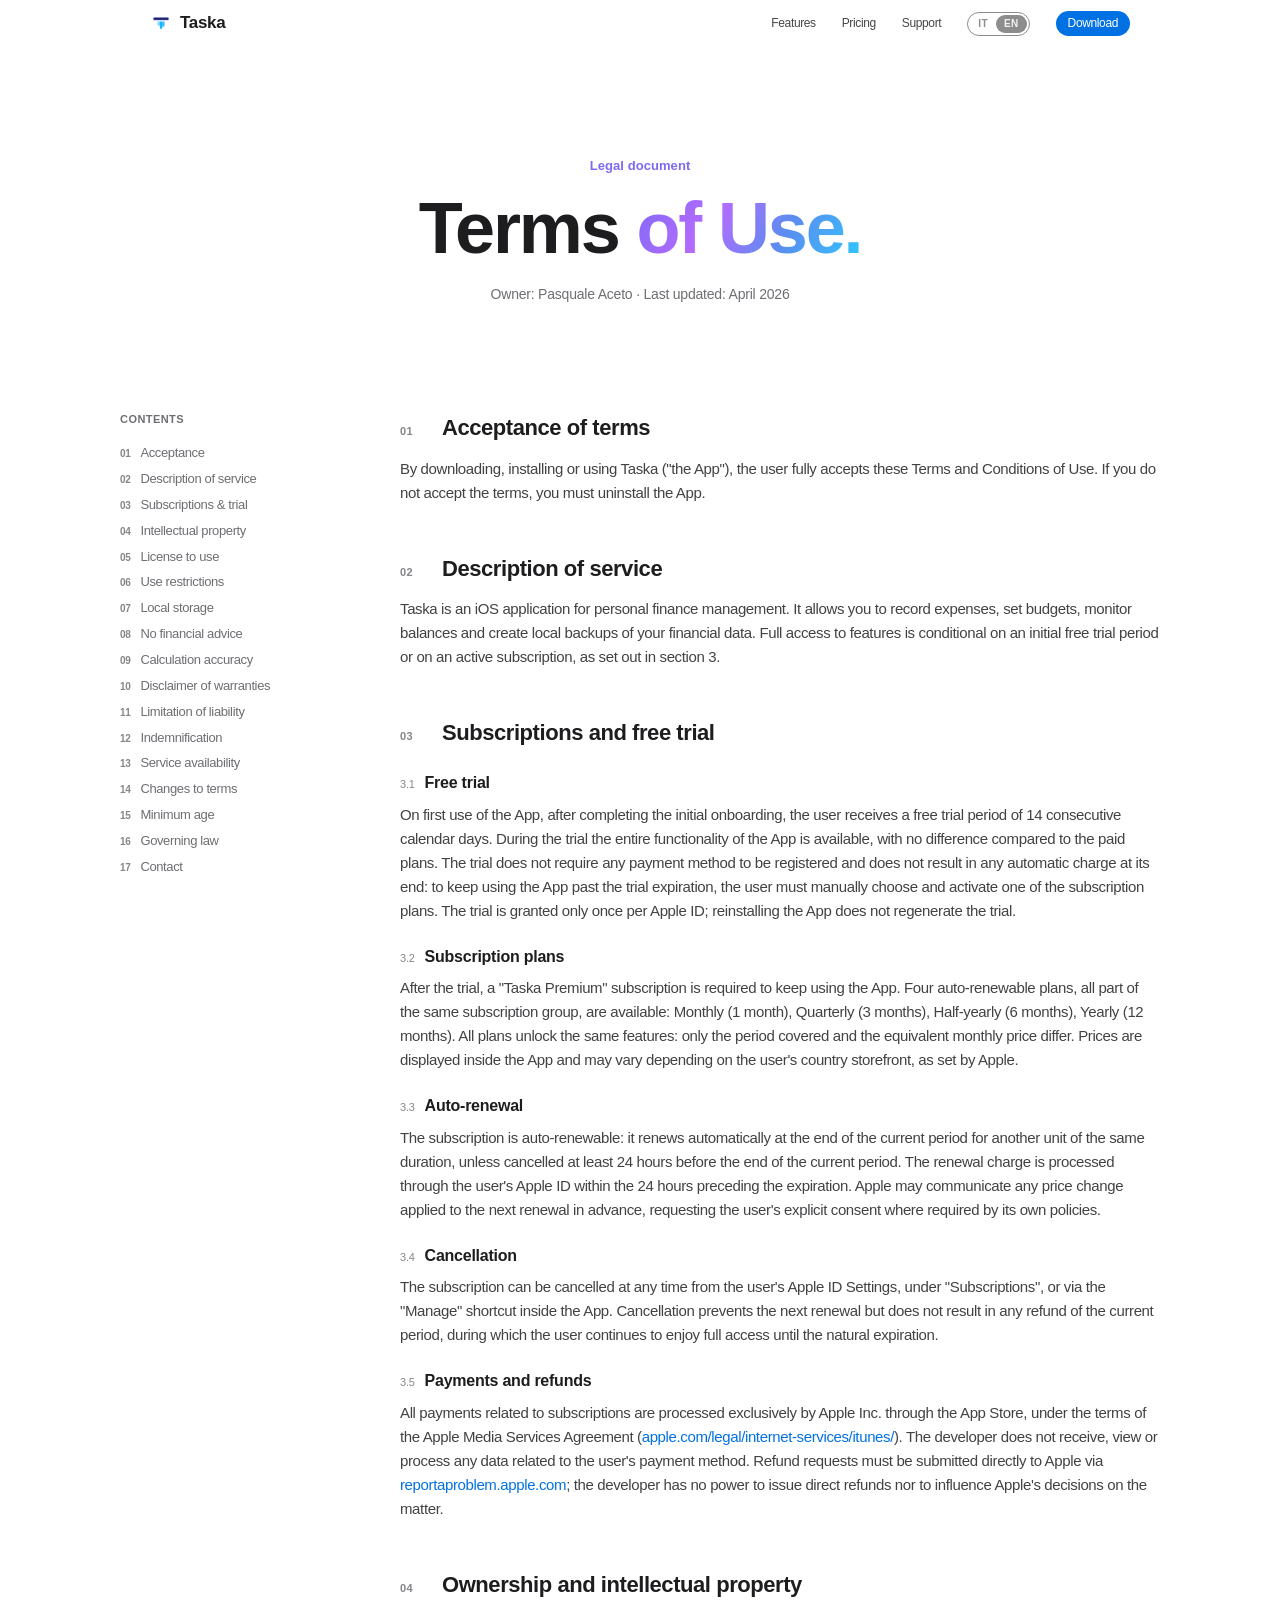
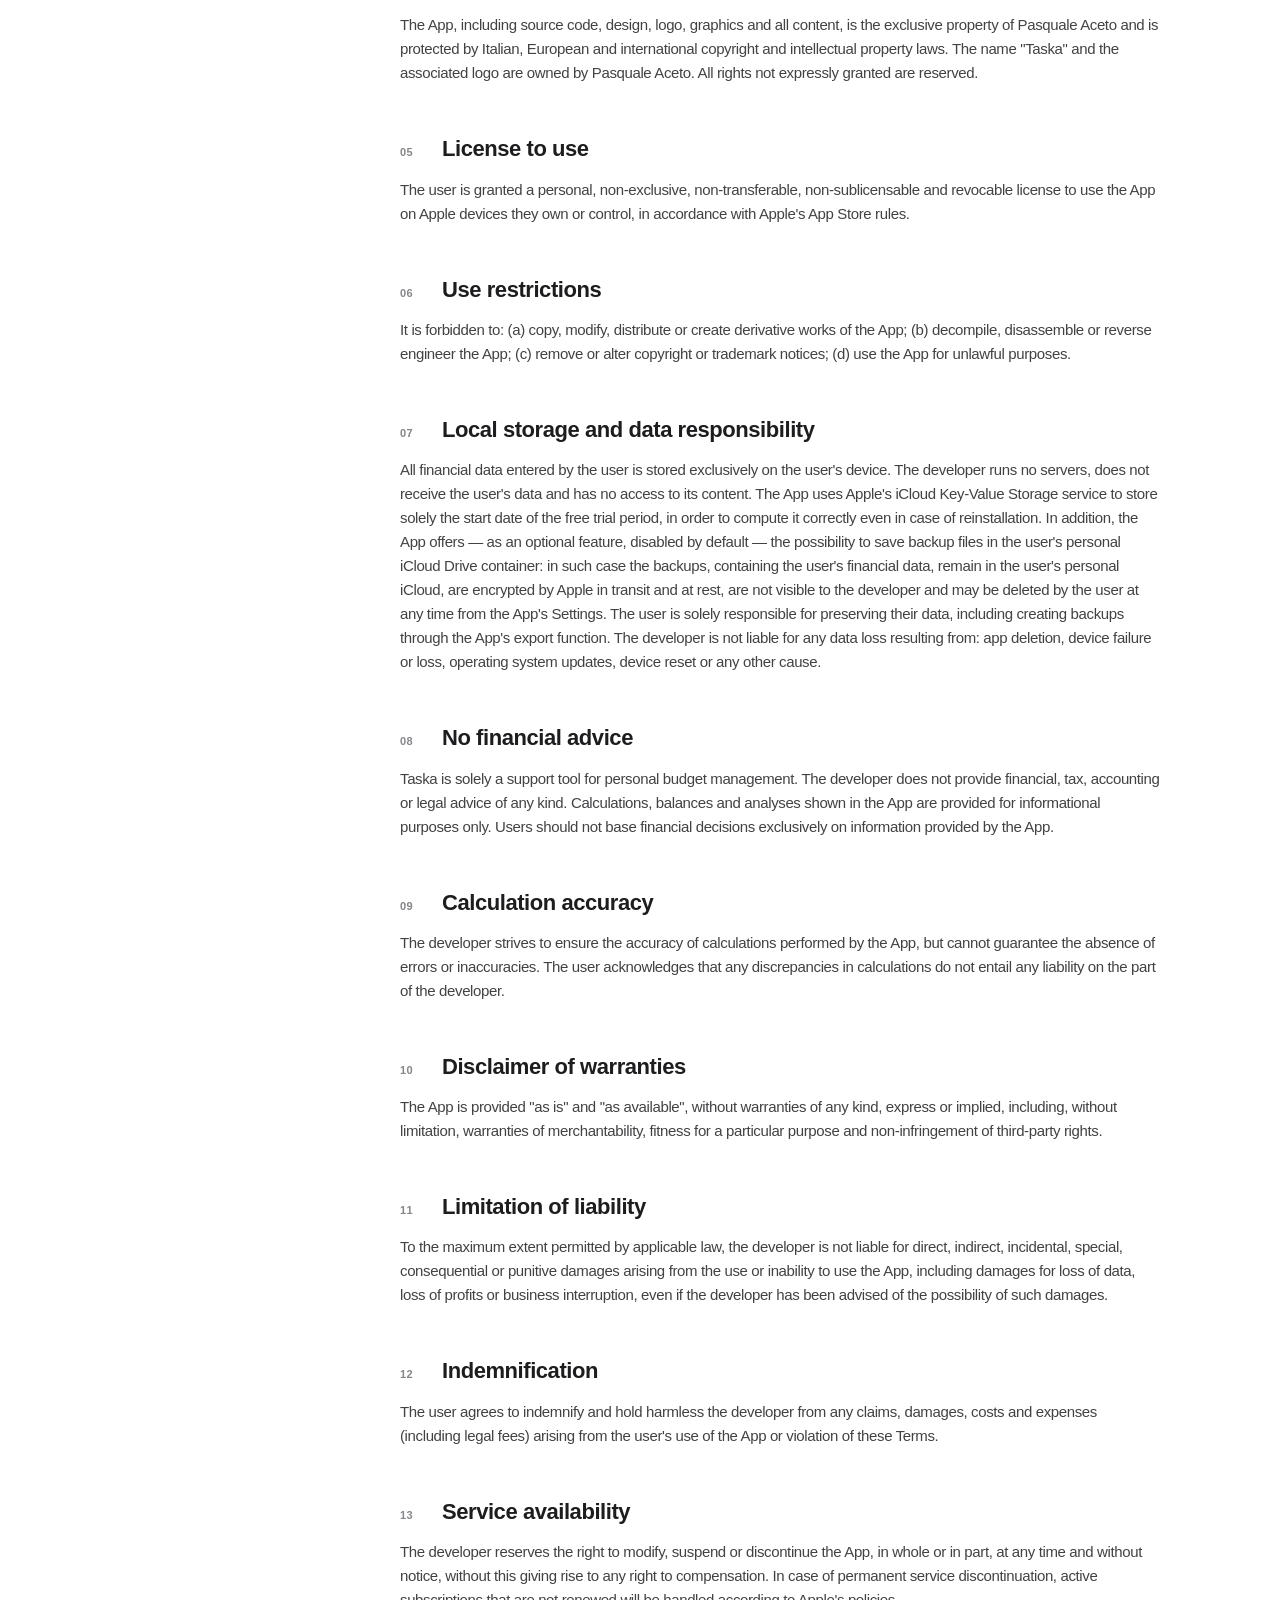
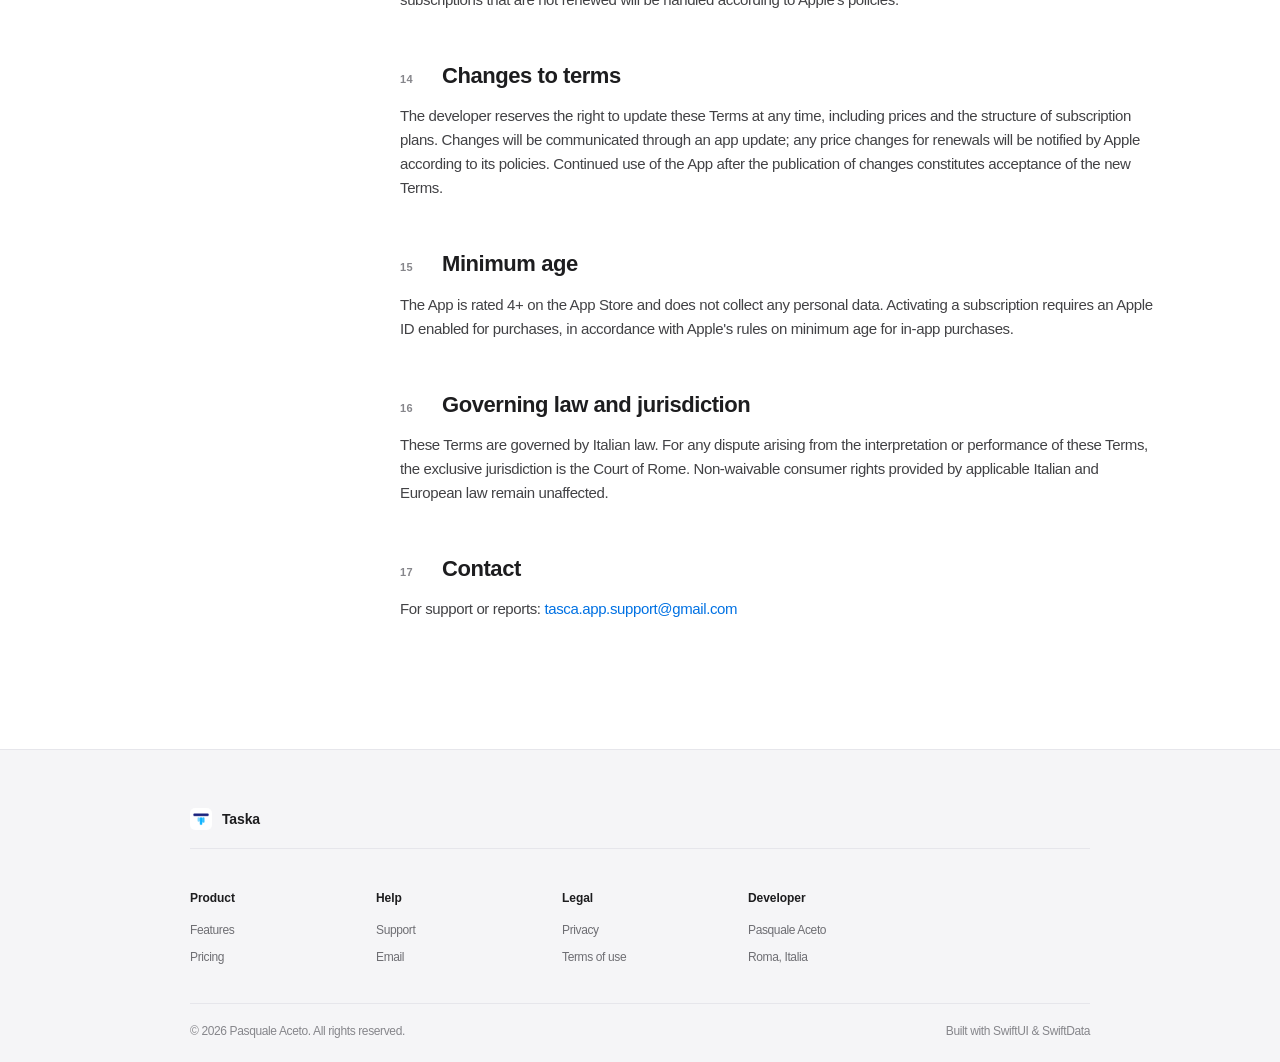
<file: terms.html>
<!doctype html>
<html lang="it">
<head>
  <meta charset="utf-8" />
  <meta name="viewport" content="width=device-width, initial-scale=1, viewport-fit=cover" />
  <meta name="theme-color" content="#000000" />
  <title data-titles='{"it":"Termini d&apos;Uso — Taska","en":"Terms of Use — Taska"}'>Termini d'Uso — Taska</title>
  <link rel="icon" type="image/png" href="assets/icon.png" />
  <link rel="apple-touch-icon" href="assets/icon.png" />
  <link rel="stylesheet" href="styles.css" />
</head>
<body>

<nav class="nav" id="nav">
  <div class="nav-inner">
    <a class="brand" href="index.html"><img src="assets/icon.png" alt="" /><span>Taska</span></a>
    <div class="nav-links" id="navLinks">
      <a href="index.html#funzioni" data-lang="it" class="active-lang">Funzioni</a>
      <a href="index.html#funzioni" data-lang="en">Features</a>
      <a href="index.html#prezzi" data-lang="it" class="active-lang">Prezzi</a>
      <a href="index.html#prezzi" data-lang="en">Pricing</a>
      <a href="support.html" data-lang="it" class="active-lang">Supporto</a>
      <a href="support.html" data-lang="en">Support</a>
      <span class="lang-switch" role="group">
        <button data-set-lang="it" class="active"><span>IT</span></button>
        <button data-set-lang="en"><span>EN</span></button>
      </span>
      <a class="nav-cta"
         href="https://apps.apple.com/it/app/taska-gestisci-la-tue-spese/id6764268350"
         data-href-it="https://apps.apple.com/it/app/taska-gestisci-la-tue-spese/id6764268350"
         data-href-en="https://apps.apple.com/us/app/taska-gestisci-la-tue-spese/id6764268350"
         target="_blank" rel="noopener">
        <span data-lang="it" class="active-lang">Scarica</span><span data-lang="en">Download</span>
      </a>
    </div>
    <button class="hamburger" id="hamburger"><span></span><span></span></button>
  </div>
</nav>

<header class="page-hero">
  <div class="wrap">
    <div class="eyebrow">
      <span data-lang="it" class="active-lang">Documento legale</span>
      <span data-lang="en">Legal document</span>
    </div>
    <h1>
      <span data-lang="it" class="active-lang">Termini <span class="gradient-text">d'Uso.</span></span>
      <span data-lang="en">Terms <span class="gradient-text">of Use.</span></span>
    </h1>
    <p class="lead mute" style="font-size:14px;margin-top:18px">
      <span data-lang="it" class="active-lang">Titolare: Pasquale Aceto · Ultimo aggiornamento: aprile 2026</span>
      <span data-lang="en">Owner: Pasquale Aceto · Last updated: April 2026</span>
    </p>
  </div>
</header>

<main class="page-body">
  <div class="legal-shell">

    <aside class="legal-toc">
      <h6>
        <span data-lang="it" class="active-lang">Indice</span>
        <span data-lang="en">Contents</span>
      </h6>
      <div data-lang="it" class="active-lang block-lang">
        <ol>
          <li><a href="#sec-1">Accettazione</a></li>
          <li><a href="#sec-2">Descrizione del servizio</a></li>
          <li><a href="#sec-3">Abbonamenti e prova</a></li>
          <li><a href="#sec-4">Proprietà intellettuale</a></li>
          <li><a href="#sec-5">Licenza d'uso</a></li>
          <li><a href="#sec-6">Limitazioni d'uso</a></li>
          <li><a href="#sec-7">Archiviazione locale</a></li>
          <li><a href="#sec-8">No consulenza finanziaria</a></li>
          <li><a href="#sec-9">Accuratezza calcoli</a></li>
          <li><a href="#sec-10">Esclusione di garanzie</a></li>
          <li><a href="#sec-11">Limitazione responsabilità</a></li>
          <li><a href="#sec-12">Indennizzo</a></li>
          <li><a href="#sec-13">Disponibilità servizio</a></li>
          <li><a href="#sec-14">Modifiche ai termini</a></li>
          <li><a href="#sec-15">Età minima</a></li>
          <li><a href="#sec-16">Legge applicabile</a></li>
          <li><a href="#sec-17">Contatti</a></li>
        </ol>
      </div>
      <div data-lang="en" class="block-lang">
        <ol>
          <li><a href="#sec-1">Acceptance</a></li>
          <li><a href="#sec-2">Description of service</a></li>
          <li><a href="#sec-3">Subscriptions &amp; trial</a></li>
          <li><a href="#sec-4">Intellectual property</a></li>
          <li><a href="#sec-5">License to use</a></li>
          <li><a href="#sec-6">Use restrictions</a></li>
          <li><a href="#sec-7">Local storage</a></li>
          <li><a href="#sec-8">No financial advice</a></li>
          <li><a href="#sec-9">Calculation accuracy</a></li>
          <li><a href="#sec-10">Disclaimer of warranties</a></li>
          <li><a href="#sec-11">Limitation of liability</a></li>
          <li><a href="#sec-12">Indemnification</a></li>
          <li><a href="#sec-13">Service availability</a></li>
          <li><a href="#sec-14">Changes to terms</a></li>
          <li><a href="#sec-15">Minimum age</a></li>
          <li><a href="#sec-16">Governing law</a></li>
          <li><a href="#sec-17">Contact</a></li>
        </ol>
      </div>
    </aside>

    <div class="legal-body">

      <!-- IT -->
      <div data-lang="it" class="active-lang block-lang">
        <section id="sec-1"><h2 data-num="01">Accettazione dei termini</h2>
          <p>Scaricando, installando o utilizzando Taska ("l'App"), l'utente accetta integralmente i presenti Termini e Condizioni d'Uso. Se non si accettano i termini, è necessario disinstallare l'App.</p>
        </section>
        <section id="sec-2"><h2 data-num="02">Descrizione del servizio</h2>
          <p>Taska è un'applicazione iOS per la gestione delle finanze personali. Consente di registrare spese, impostare budget, monitorare saldi e generare backup locali dei propri dati finanziari. L'accesso completo alle funzionalità è subordinato a un periodo di prova gratuito iniziale o a un abbonamento attivo, secondo quanto previsto all'articolo 3.</p>
        </section>
        <section id="sec-3"><h2 data-num="03">Abbonamenti e prova gratuita</h2>
          <h3 data-num="3.1">Prova gratuita</h3>
          <p>Al primo utilizzo dell'App, dopo aver completato la procedura iniziale di onboarding, l'utente riceve un periodo di prova gratuito della durata di 14 giorni naturali consecutivi. Durante la prova è disponibile l'intera funzionalità dell'App senza alcuna differenza rispetto agli abbonamenti a pagamento. La prova non richiede la registrazione di alcun metodo di pagamento e non comporta alcun addebito automatico al suo termine: per continuare a utilizzare l'App oltre la scadenza, l'utente deve scegliere e attivare manualmente uno dei piani di abbonamento. Il periodo di prova è concesso una sola volta per ciascun Apple ID; reinstallare l'App non rigenera la prova.</p>
          <h3 data-num="3.2">Piani di abbonamento</h3>
          <p>Per utilizzare l'App al termine della prova è necessario attivare un abbonamento "Taska Premium". Sono disponibili quattro piani auto-rinnovabili appartenenti allo stesso gruppo: Mensile (1 mese), Trimestrale (3 mesi), Semestrale (6 mesi), Annuale (12 mesi). Tutti i piani sbloccano le medesime funzionalità: cambia esclusivamente la durata del periodo coperto e il prezzo equivalente per mese. I prezzi sono indicati all'interno dell'App e possono variare in base allo storefront del paese dell'utente, secondo quanto stabilito da Apple.</p>
          <h3 data-num="3.3">Rinnovo automatico</h3>
          <p>L'abbonamento è auto-rinnovabile: si rinnova automaticamente alla scadenza del periodo in corso per un'altra unità della medesima durata, salvo disdetta effettuata almeno 24 ore prima della fine del periodo in corso. L'addebito del rinnovo avviene tramite l'Apple ID dell'utente nelle 24 ore precedenti la scadenza. Apple potrà comunicare in anticipo eventuali variazioni di prezzo applicate al rinnovo successivo, richiedendo il consenso esplicito dell'utente quando previsto dalle proprie policy.</p>
          <h3 data-num="3.4">Disdetta</h3>
          <p>La disdetta dell'abbonamento si effettua in qualsiasi momento dalle Impostazioni dell'Apple ID dell'utente, alla voce "Abbonamenti", oppure dalla scorciatoia "Gestisci" presente all'interno dell'App. La disdetta impedisce il rinnovo successivo ma non comporta alcun rimborso del periodo in corso, durante il quale l'utente continua a beneficiare dell'accesso completo fino alla scadenza naturale.</p>
          <h3 data-num="3.5">Pagamenti e rimborsi</h3>
          <p>Tutti i pagamenti relativi agli abbonamenti sono gestiti esclusivamente da Apple Inc. tramite l'App Store, secondo le condizioni dell'Apple Media Services Agreement (<a href="https://apple.com/legal/internet-services/itunes/" target="_blank" rel="noopener">apple.com/legal/internet-services/itunes/</a>). Lo sviluppatore non riceve, non visualizza e non elabora alcun dato relativo al metodo di pagamento dell'utente. Le richieste di rimborso devono essere inoltrate direttamente ad Apple tramite la pagina <a href="https://reportaproblem.apple.com" target="_blank" rel="noopener">reportaproblem.apple.com</a>; lo sviluppatore non ha facoltà di emettere rimborsi diretti né di intervenire sulle decisioni di Apple in materia.</p>
        </section>
        <section id="sec-4"><h2 data-num="04">Titolarità e proprietà intellettuale</h2>
          <p>L'App, inclusi il codice sorgente, il design, il logo, le grafiche e tutti i contenuti, è di proprietà esclusiva di Pasquale Aceto ed è protetta dalle leggi italiane, europee e internazionali sul diritto d'autore e sulla proprietà intellettuale. Il nome "Taska" e il logo associato sono di titolarità di Pasquale Aceto. Tutti i diritti non espressamente concessi sono riservati.</p>
        </section>
        <section id="sec-5"><h2 data-num="05">Licenza d'uso</h2>
          <p>All'utente è concessa una licenza personale, non esclusiva, non trasferibile, non sub-licenziabile e revocabile per l'utilizzo dell'App su dispositivi Apple di cui è proprietario o che controlla, in conformità con le regole dell'App Store di Apple.</p>
        </section>
        <section id="sec-6"><h2 data-num="06">Limitazioni d'uso</h2>
          <p>È vietato: (a) copiare, modificare, distribuire o creare opere derivate dell'App; (b) decompilare, disassemblare o effettuare reverse engineering dell'App; (c) rimuovere o alterare avvisi di copyright o marchi; (d) utilizzare l'App per scopi illeciti.</p>
        </section>
        <section id="sec-7"><h2 data-num="07">Archiviazione locale e responsabilità sui dati</h2>
          <p>Tutti i dati finanziari inseriti dall'utente sono archiviati esclusivamente sul dispositivo dell'utente. Lo sviluppatore non gestisce server, non riceve i dati dell'utente e non ha accesso al loro contenuto. L'App utilizza il servizio iCloud Key-Value Storage di Apple per memorizzare unicamente la data di inizio del periodo di prova gratuita, al fine di garantirne il corretto computo anche in caso di reinstallazione. In aggiunta, l'App offre — come funzione facoltativa, disattivata di default — la possibilità di salvare file di backup nel container iCloud Drive personale dell'utente: in tal caso i backup, contenenti i dati finanziari dell'utente, restano nell'iCloud personale dell'utente, sono cifrati da Apple in transito e a riposo, non sono visibili allo sviluppatore e possono essere eliminati dall'utente in qualsiasi momento dalle Impostazioni dell'App. L'utente è l'unico responsabile della conservazione dei propri dati, inclusa la creazione di backup tramite la funzione di esportazione dell'App. Lo sviluppatore non è responsabile per alcuna perdita di dati derivante da: cancellazione dell'App, guasto o smarrimento del dispositivo, aggiornamenti del sistema operativo, reset del dispositivo o qualsiasi altra causa.</p>
        </section>
        <section id="sec-8"><h2 data-num="08">Esclusione di consulenza finanziaria</h2>
          <p>Taska è esclusivamente uno strumento di supporto per la gestione del budget personale. Lo sviluppatore non fornisce consulenza finanziaria, fiscale, contabile o legale di alcun tipo. I calcoli, i saldi e le analisi mostrati nell'App sono forniti a scopo puramente indicativo. L'utente non deve basare decisioni finanziarie esclusivamente sulle informazioni fornite dall'App.</p>
        </section>
        <section id="sec-9"><h2 data-num="09">Accuratezza dei calcoli</h2>
          <p>Lo sviluppatore si impegna a garantire la correttezza dei calcoli effettuati dall'App, ma non può garantire l'assenza di errori o imprecisioni. L'utente riconosce che eventuali discrepanze nei calcoli non comportano alcuna responsabilità dello sviluppatore.</p>
        </section>
        <section id="sec-10"><h2 data-num="10">Esclusione di garanzie</h2>
          <p>L'App è fornita "così com'è" e "come disponibile", senza garanzie di alcun tipo, esplicite o implicite, incluse, a titolo esemplificativo, garanzie di commerciabilità, idoneità a uno scopo particolare e non violazione di diritti di terzi.</p>
        </section>
        <section id="sec-11"><h2 data-num="11">Limitazione di responsabilità</h2>
          <p>Nella misura massima consentita dalla legge applicabile, lo sviluppatore non è responsabile per danni diretti, indiretti, incidentali, speciali, consequenziali o punitivi derivanti dall'utilizzo o dall'impossibilità di utilizzare l'App, inclusi danni per perdita di dati, perdita di profitti o interruzione dell'attività, anche qualora lo sviluppatore sia stato informato della possibilità di tali danni.</p>
        </section>
        <section id="sec-12"><h2 data-num="12">Indennizzo</h2>
          <p>L'utente si impegna a tenere indenne e a manlevare lo sviluppatore da qualsiasi pretesa, danno, costo e spesa (incluse le spese legali) derivanti dall'utilizzo dell'App da parte dell'utente o dalla violazione dei presenti Termini.</p>
        </section>
        <section id="sec-13"><h2 data-num="13">Disponibilità del servizio</h2>
          <p>Lo sviluppatore si riserva il diritto di modificare, sospendere o interrompere l'App, in tutto o in parte, in qualsiasi momento e senza preavviso, senza che ciò dia diritto ad alcun indennizzo. In caso di interruzione definitiva del servizio, gli abbonamenti attivi non rinnovati saranno gestiti secondo le policy di Apple.</p>
        </section>
        <section id="sec-14"><h2 data-num="14">Modifiche ai termini</h2>
          <p>Lo sviluppatore si riserva il diritto di aggiornare i presenti Termini in qualsiasi momento, ivi inclusi i prezzi e la struttura dei piani di abbonamento. Le modifiche saranno comunicate tramite aggiornamento dell'App; eventuali variazioni di prezzo dei rinnovi saranno notificate da Apple secondo le proprie policy. L'uso continuato dell'App dopo la pubblicazione delle modifiche costituisce accettazione dei nuovi Termini.</p>
        </section>
        <section id="sec-15"><h2 data-num="15">Età minima</h2>
          <p>L'App è classificata 4+ nell'App Store e non raccoglie alcun dato personale. L'attivazione di un abbonamento richiede un Apple ID abilitato agli acquisti, secondo le regole di Apple in materia di età minima per gli acquisti in-app.</p>
        </section>
        <section id="sec-16"><h2 data-num="16">Legge applicabile e foro competente</h2>
          <p>I presenti Termini sono regolati dalla legge italiana. Per qualsiasi controversia derivante dall'interpretazione o dall'esecuzione dei presenti Termini, il foro competente esclusivo è il Tribunale di Roma. Restano impregiudicati i diritti del consumatore non rinunciabili previsti dalla normativa italiana ed europea applicabile.</p>
        </section>
        <section id="sec-17"><h2 data-num="17">Contatti</h2>
          <p>Per assistenza o segnalazioni: <a href="mailto:tasca.app.support@gmail.com">tasca.app.support@gmail.com</a></p>
        </section>
      </div>

      <!-- EN -->
      <div data-lang="en" class="block-lang">
        <section id="sec-1"><h2 data-num="01">Acceptance of terms</h2>
          <p>By downloading, installing or using Taska ("the App"), the user fully accepts these Terms and Conditions of Use. If you do not accept the terms, you must uninstall the App.</p>
        </section>
        <section id="sec-2"><h2 data-num="02">Description of service</h2>
          <p>Taska is an iOS application for personal finance management. It allows you to record expenses, set budgets, monitor balances and create local backups of your financial data. Full access to features is conditional on an initial free trial period or on an active subscription, as set out in section 3.</p>
        </section>
        <section id="sec-3"><h2 data-num="03">Subscriptions and free trial</h2>
          <h3 data-num="3.1">Free trial</h3>
          <p>On first use of the App, after completing the initial onboarding, the user receives a free trial period of 14 consecutive calendar days. During the trial the entire functionality of the App is available, with no difference compared to the paid plans. The trial does not require any payment method to be registered and does not result in any automatic charge at its end: to keep using the App past the trial expiration, the user must manually choose and activate one of the subscription plans. The trial is granted only once per Apple ID; reinstalling the App does not regenerate the trial.</p>
          <h3 data-num="3.2">Subscription plans</h3>
          <p>After the trial, a "Taska Premium" subscription is required to keep using the App. Four auto-renewable plans, all part of the same subscription group, are available: Monthly (1 month), Quarterly (3 months), Half-yearly (6 months), Yearly (12 months). All plans unlock the same features: only the period covered and the equivalent monthly price differ. Prices are displayed inside the App and may vary depending on the user's country storefront, as set by Apple.</p>
          <h3 data-num="3.3">Auto-renewal</h3>
          <p>The subscription is auto-renewable: it renews automatically at the end of the current period for another unit of the same duration, unless cancelled at least 24 hours before the end of the current period. The renewal charge is processed through the user's Apple ID within the 24 hours preceding the expiration. Apple may communicate any price change applied to the next renewal in advance, requesting the user's explicit consent where required by its own policies.</p>
          <h3 data-num="3.4">Cancellation</h3>
          <p>The subscription can be cancelled at any time from the user's Apple ID Settings, under "Subscriptions", or via the "Manage" shortcut inside the App. Cancellation prevents the next renewal but does not result in any refund of the current period, during which the user continues to enjoy full access until the natural expiration.</p>
          <h3 data-num="3.5">Payments and refunds</h3>
          <p>All payments related to subscriptions are processed exclusively by Apple Inc. through the App Store, under the terms of the Apple Media Services Agreement (<a href="https://apple.com/legal/internet-services/itunes/" target="_blank" rel="noopener">apple.com/legal/internet-services/itunes/</a>). The developer does not receive, view or process any data related to the user's payment method. Refund requests must be submitted directly to Apple via <a href="https://reportaproblem.apple.com" target="_blank" rel="noopener">reportaproblem.apple.com</a>; the developer has no power to issue direct refunds nor to influence Apple's decisions on the matter.</p>
        </section>
        <section id="sec-4"><h2 data-num="04">Ownership and intellectual property</h2>
          <p>The App, including source code, design, logo, graphics and all content, is the exclusive property of Pasquale Aceto and is protected by Italian, European and international copyright and intellectual property laws. The name "Taska" and the associated logo are owned by Pasquale Aceto. All rights not expressly granted are reserved.</p>
        </section>
        <section id="sec-5"><h2 data-num="05">License to use</h2>
          <p>The user is granted a personal, non-exclusive, non-transferable, non-sublicensable and revocable license to use the App on Apple devices they own or control, in accordance with Apple's App Store rules.</p>
        </section>
        <section id="sec-6"><h2 data-num="06">Use restrictions</h2>
          <p>It is forbidden to: (a) copy, modify, distribute or create derivative works of the App; (b) decompile, disassemble or reverse engineer the App; (c) remove or alter copyright or trademark notices; (d) use the App for unlawful purposes.</p>
        </section>
        <section id="sec-7"><h2 data-num="07">Local storage and data responsibility</h2>
          <p>All financial data entered by the user is stored exclusively on the user's device. The developer runs no servers, does not receive the user's data and has no access to its content. The App uses Apple's iCloud Key-Value Storage service to store solely the start date of the free trial period, in order to compute it correctly even in case of reinstallation. In addition, the App offers — as an optional feature, disabled by default — the possibility to save backup files in the user's personal iCloud Drive container: in such case the backups, containing the user's financial data, remain in the user's personal iCloud, are encrypted by Apple in transit and at rest, are not visible to the developer and may be deleted by the user at any time from the App's Settings. The user is solely responsible for preserving their data, including creating backups through the App's export function. The developer is not liable for any data loss resulting from: app deletion, device failure or loss, operating system updates, device reset or any other cause.</p>
        </section>
        <section id="sec-8"><h2 data-num="08">No financial advice</h2>
          <p>Taska is solely a support tool for personal budget management. The developer does not provide financial, tax, accounting or legal advice of any kind. Calculations, balances and analyses shown in the App are provided for informational purposes only. Users should not base financial decisions exclusively on information provided by the App.</p>
        </section>
        <section id="sec-9"><h2 data-num="09">Calculation accuracy</h2>
          <p>The developer strives to ensure the accuracy of calculations performed by the App, but cannot guarantee the absence of errors or inaccuracies. The user acknowledges that any discrepancies in calculations do not entail any liability on the part of the developer.</p>
        </section>
        <section id="sec-10"><h2 data-num="10">Disclaimer of warranties</h2>
          <p>The App is provided "as is" and "as available", without warranties of any kind, express or implied, including, without limitation, warranties of merchantability, fitness for a particular purpose and non-infringement of third-party rights.</p>
        </section>
        <section id="sec-11"><h2 data-num="11">Limitation of liability</h2>
          <p>To the maximum extent permitted by applicable law, the developer is not liable for direct, indirect, incidental, special, consequential or punitive damages arising from the use or inability to use the App, including damages for loss of data, loss of profits or business interruption, even if the developer has been advised of the possibility of such damages.</p>
        </section>
        <section id="sec-12"><h2 data-num="12">Indemnification</h2>
          <p>The user agrees to indemnify and hold harmless the developer from any claims, damages, costs and expenses (including legal fees) arising from the user's use of the App or violation of these Terms.</p>
        </section>
        <section id="sec-13"><h2 data-num="13">Service availability</h2>
          <p>The developer reserves the right to modify, suspend or discontinue the App, in whole or in part, at any time and without notice, without this giving rise to any right to compensation. In case of permanent service discontinuation, active subscriptions that are not renewed will be handled according to Apple's policies.</p>
        </section>
        <section id="sec-14"><h2 data-num="14">Changes to terms</h2>
          <p>The developer reserves the right to update these Terms at any time, including prices and the structure of subscription plans. Changes will be communicated through an app update; any price changes for renewals will be notified by Apple according to its policies. Continued use of the App after the publication of changes constitutes acceptance of the new Terms.</p>
        </section>
        <section id="sec-15"><h2 data-num="15">Minimum age</h2>
          <p>The App is rated 4+ on the App Store and does not collect any personal data. Activating a subscription requires an Apple ID enabled for purchases, in accordance with Apple's rules on minimum age for in-app purchases.</p>
        </section>
        <section id="sec-16"><h2 data-num="16">Governing law and jurisdiction</h2>
          <p>These Terms are governed by Italian law. For any dispute arising from the interpretation or performance of these Terms, the exclusive jurisdiction is the Court of Rome. Non-waivable consumer rights provided by applicable Italian and European law remain unaffected.</p>
        </section>
        <section id="sec-17"><h2 data-num="17">Contact</h2>
          <p>For support or reports: <a href="mailto:tasca.app.support@gmail.com">tasca.app.support@gmail.com</a></p>
        </section>
      </div>

    </div>
  </div>
</main>

<footer class="footer">
  <div class="wrap-wide">
    <div class="footer-grid">
      <div class="col-brand"><img src="assets/icon.png" alt="" /><strong>Taska</strong></div>
      <div>
        <h6><span data-lang="it" class="active-lang">Prodotto</span><span data-lang="en">Product</span></h6>
        <ul>
          <li><a href="index.html#funzioni"><span data-lang="it" class="active-lang">Funzioni</span><span data-lang="en">Features</span></a></li>
          <li><a href="index.html#prezzi"><span data-lang="it" class="active-lang">Prezzi</span><span data-lang="en">Pricing</span></a></li>
        </ul>
      </div>
      <div>
        <h6><span data-lang="it" class="active-lang">Aiuto</span><span data-lang="en">Help</span></h6>
        <ul>
          <li><a href="support.html"><span data-lang="it" class="active-lang">Supporto</span><span data-lang="en">Support</span></a></li>
          <li><a href="mailto:tasca.app.support@gmail.com">Email</a></li>
        </ul>
      </div>
      <div>
        <h6><span data-lang="it" class="active-lang">Legale</span><span data-lang="en">Legal</span></h6>
        <ul>
          <li><a href="privacy.html">Privacy</a></li>
          <li><a href="terms.html"><span data-lang="it" class="active-lang">Termini d'uso</span><span data-lang="en">Terms of use</span></a></li>
        </ul>
      </div>
      <div>
        <h6><span data-lang="it" class="active-lang">Sviluppatore</span><span data-lang="en">Developer</span></h6>
        <ul>
          <li>Pasquale Aceto</li>
          <li>Roma, Italia</li>
        </ul>
      </div>
    </div>
    <div class="footer-bottom">
      <span>© 2026 Pasquale Aceto. <span data-lang="it" class="active-lang">Tutti i diritti riservati.</span><span data-lang="en">All rights reserved.</span></span>
      <span class="right">
        <span data-lang="it" class="active-lang">Costruito con SwiftUI &amp; SwiftData</span>
        <span data-lang="en">Built with SwiftUI &amp; SwiftData</span>
      </span>
    </div>
  </div>
</footer>

<script src="script.js"></script>
</body>
</html>
</file>
<file: styles.css>
/* ============================================================
   TASKA — Apple-inspired design system
   Pure white & black, SF Pro typography, generous whitespace
   ============================================================ */

:root {
  /* Palette */
  --white:        #ffffff;
  --bg:           #ffffff;
  --bg-soft:      #fbfbfd;
  --bg-mute:      #f5f5f7;
  --bg-card:      #f5f5f7;
  --line:         #d2d2d7;
  --line-soft:    #e6e6eb;

  --ink:          #1d1d1f;
  --ink-2:        #424245;
  --ink-mute:     #6e6e73;
  --ink-subtle:   #86868b;

  --black:        #000000;
  --night:        #0a0a0a;
  --night-2:      #161617;

  /* Accents — keep Taska brand purple as subtle accent */
  --brand:        #7C6AF5;
  --brand-2:      #5B8DEF;
  --brand-3:      #B66BFF;
  --link:         #0066cc;
  --link-hover:   #0077ed;
  --apple-blue:   #0071e3;
  --green:        #30d158;
  --orange:       #ff9f0a;
  --red:          #ff453a;

  /* Type */
  --font: -apple-system, BlinkMacSystemFont, "SF Pro Display", "SF Pro Text",
          "Helvetica Neue", Helvetica, Arial, sans-serif;
  --mono: "SF Mono", ui-monospace, Menlo, Monaco, Consolas, monospace;

  /* Layout */
  --gutter: clamp(20px, 4vw, 40px);
  --max: 1120px;
  --max-wide: 1340px;
  --section-y: clamp(80px, 14vh, 160px);
  --radius: 22px;
  --radius-lg: 28px;
  --radius-xl: 44px;
  --nav-h: 48px;
}

/* ============ RESET ============ */
*, *::before, *::after { box-sizing: border-box; }
html, body { margin: 0; padding: 0; }
html {
  scroll-behavior: smooth;
  -webkit-text-size-adjust: 100%;
  text-rendering: optimizeLegibility;
}
body {
  font-family: var(--font);
  color: var(--ink);
  background: var(--bg);
  font-size: 17px;
  line-height: 1.47;
  font-weight: 400;
  letter-spacing: -0.022em;
  -webkit-font-smoothing: antialiased;
  -moz-osx-font-smoothing: grayscale;
  overflow-x: hidden;
}
img, svg, video { max-width: 100%; display: block; }
a { color: inherit; text-decoration: none; }
button {
  font: inherit; border: 0; cursor: pointer;
  background: transparent; color: inherit;
}
ul { list-style: none; padding: 0; margin: 0; }
::selection { background: rgba(124, 106, 245, .22); color: var(--ink); }

/* ============ LAYOUT HELPERS ============ */
.wrap { max-width: var(--max); margin: 0 auto; padding: 0 var(--gutter); }
.wrap-wide { max-width: var(--max-wide); margin: 0 auto; padding: 0 var(--gutter); }
.section { padding: var(--section-y) 0; position: relative; }

/* ============ LANGUAGE VISIBILITY ============ */
[data-lang] { display: none; }
[data-lang].active-lang { display: inline; }
h1 [data-lang].active-lang,
h2 [data-lang].active-lang,
h3 [data-lang].active-lang,
h4 [data-lang].active-lang,
h5 [data-lang].active-lang,
h6 [data-lang].active-lang,
p [data-lang].active-lang,
li [data-lang].active-lang,
summary [data-lang].active-lang,
div[data-lang].active-lang,
a[data-lang].active-lang,
.eyebrow [data-lang].active-lang { display: inline; }
.block-lang[data-lang].active-lang { display: block; }

/* ============ TYPOGRAPHY ============ */
.eyebrow {
  font-size: 13px;
  font-weight: 600;
  letter-spacing: 0.005em;
  color: var(--brand);
  text-transform: none;
}
.eyebrow.on-dark { color: var(--brand-3); }

.display {
  font-weight: 700;
  letter-spacing: -0.03em;
  line-height: 1.05;
  color: var(--ink);
}
.display.on-dark { color: #f5f5f7; }
.h-1 { font-size: clamp(44px, 7.4vw, 96px); }
.h-2 { font-size: clamp(36px, 5.4vw, 72px); line-height: 1.06; }
.h-3 { font-size: clamp(28px, 3.4vw, 48px); line-height: 1.1; }
.h-4 { font-size: clamp(22px, 2.4vw, 32px); line-height: 1.18; font-weight: 600; letter-spacing: -0.02em; }

.gradient-text {
  background: linear-gradient(120deg, #7C6AF5 0%, #B66BFF 35%, #5B8DEF 65%, #2EC9FF 100%);
  background-clip: text;
  -webkit-background-clip: text;
  -webkit-text-fill-color: transparent;
  color: transparent;
}

.lead {
  font-size: clamp(19px, 1.8vw, 24px);
  line-height: 1.4;
  color: var(--ink);
  font-weight: 400;
  letter-spacing: -0.015em;
}
.lead.on-dark { color: #f5f5f7; }
.lead.mute { color: var(--ink-mute); }

.tag {
  display: inline-flex; align-items: center; gap: 8px;
  font-size: 13px; font-weight: 500;
  color: var(--ink-mute);
  padding: 6px 12px;
  background: var(--bg-mute);
  border-radius: 100px;
}
.tag.on-dark {
  background: rgba(255,255,255,.07);
  color: rgba(245,245,247,.85);
  border: 1px solid rgba(255,255,255,.08);
}
.tag .dot {
  width: 6px; height: 6px; border-radius: 50%;
  background: var(--green);
  box-shadow: 0 0 0 4px rgba(48, 209, 88, .18);
}

/* ============ NAV ============ */
.nav {
  position: sticky; top: 0; z-index: 100;
  height: var(--nav-h);
  background: rgba(255, 255, 255, 0.72);
  backdrop-filter: saturate(180%) blur(20px);
  -webkit-backdrop-filter: saturate(180%) blur(20px);
  border-bottom: 1px solid transparent;
  transition: background .25s ease, border-color .25s ease, color .25s ease;
}
.nav.dark {
  background: rgba(22, 22, 23, 0.72);
  color: #f5f5f7;
}
.nav.scrolled { border-bottom-color: rgba(0,0,0,.08); }
.nav.dark.scrolled { border-bottom-color: rgba(255,255,255,.1); }

.nav-inner {
  max-width: 1024px;
  margin: 0 auto;
  height: 100%;
  padding: 0 22px;
  display: flex; align-items: center; justify-content: space-between;
  font-size: 12px;
}
.brand {
  display: inline-flex; align-items: center; gap: 8px;
  font-size: 17px; font-weight: 600; letter-spacing: -0.02em;
}
.brand img {
  width: 22px; height: 22px; border-radius: 5px;
}
.nav-links {
  display: flex; align-items: center; gap: 26px;
  font-size: 12px;
}
.nav-links a {
  color: inherit;
  opacity: .82;
  transition: opacity .2s ease;
  white-space: nowrap;
}
.nav-links a:hover { opacity: 1; }

.lang-switch {
  display: inline-flex; align-items: center;
  border: 1px solid currentColor;
  border-radius: 100px;
  padding: 2px;
  opacity: .5;
  font-size: 10px;
  font-weight: 600;
  line-height: 1;
}
.lang-switch button {
  padding: 4px 8px;
  border-radius: 100px;
  transition: all .2s ease;
  letter-spacing: .04em;
}
.lang-switch button.active {
  background: currentColor;
}
.lang-switch button.active span { color: var(--bg); mix-blend-mode: difference; }
.nav.dark .lang-switch { color: #f5f5f7; }
.nav-links .nav-cta {
  padding: 4px 12px;
  background: var(--apple-blue);
  color: #fff;
  border-radius: 100px;
  font-weight: 500;
  opacity: 1;
}
.nav-links .nav-cta:hover { background: var(--link-hover); }

.hamburger {
  display: none; width: 26px; height: 26px;
  position: relative;
}
.hamburger span {
  position: absolute; left: 3px; right: 3px; height: 1.5px;
  background: currentColor;
  transition: transform .3s ease, opacity .3s ease;
}
.hamburger span:nth-child(1) { top: 10px; }
.hamburger span:nth-child(2) { top: 15px; }

@media (max-width: 820px) {
  .nav-inner { padding: 0 18px; }
  .nav-links {
    position: fixed; top: var(--nav-h); left: 0; right: 0;
    background: rgba(255,255,255,.96);
    backdrop-filter: saturate(180%) blur(20px);
    -webkit-backdrop-filter: saturate(180%) blur(20px);
    flex-direction: column; align-items: stretch;
    gap: 0;
    padding: 14px 22px 24px;
    border-bottom: 1px solid var(--line-soft);
    transform: translateY(-110%);
    transition: transform .35s cubic-bezier(.5,.1,.4,1);
    font-size: 17px;
  }
  .nav.dark .nav-links {
    background: rgba(22,22,23,.96);
    border-bottom-color: rgba(255,255,255,.1);
  }
  .nav-links a {
    padding: 14px 0;
    border-bottom: 1px solid var(--line-soft);
    font-size: 17px;
    opacity: 1;
  }
  .nav.dark .nav-links a { border-bottom-color: rgba(255,255,255,.08); }
  .nav-links .nav-cta {
    margin-top: 14px;
    text-align: center;
    padding: 12px 18px;
    font-size: 15px;
  }
  .nav-links .lang-switch { margin-top: 14px; align-self: flex-start; font-size: 12px; }
  .nav-links.mobile-open { transform: translateY(0); }
  .hamburger { display: block; }
}

/* ============ BUTTONS ============ */
.btn-primary {
  display: inline-flex; align-items: center; justify-content: center; gap: 8px;
  background: var(--apple-blue);
  color: #fff;
  padding: 12px 22px;
  border-radius: 100px;
  font-size: 17px;
  font-weight: 400;
  line-height: 1.2;
  letter-spacing: -0.022em;
  transition: background .25s ease, transform .2s ease, box-shadow .25s ease;
}
.btn-primary:hover { background: var(--link-hover); }
.btn-primary svg { width: 16px; height: 16px; }

.btn-ghost {
  display: inline-flex; align-items: center; gap: 6px;
  font-size: 17px;
  color: var(--apple-blue);
  font-weight: 400;
  letter-spacing: -0.022em;
  transition: color .2s ease;
}
.btn-ghost:hover { color: var(--link-hover); }
.btn-ghost::after {
  content: "›";
  font-size: 1.2em;
  line-height: 1;
  transform: translateY(-1px);
  transition: transform .25s ease;
}
.btn-ghost:hover::after { transform: translate(2px, -1px); }

.btn-light {
  display: inline-flex; align-items: center; justify-content: center; gap: 8px;
  background: rgba(255,255,255,.92);
  color: var(--ink);
  padding: 12px 22px;
  border-radius: 100px;
  font-size: 17px;
  font-weight: 400;
  transition: background .25s ease;
}
.btn-light:hover { background: #fff; }

.btn-outline-dark {
  display: inline-flex; align-items: center; gap: 6px;
  font-size: 17px;
  color: #fff;
  border: 1px solid rgba(255,255,255,.4);
  padding: 11px 22px;
  border-radius: 100px;
  transition: border-color .25s ease, background .25s ease;
}
.btn-outline-dark:hover { border-color: #fff; background: rgba(255,255,255,.06); }

.btn-pair {
  display: inline-flex; flex-wrap: wrap; gap: 14px;
  align-items: center;
}

/* ============ HERO (DARK) ============ */
.hero {
  position: relative;
  background: #000;
  color: #f5f5f7;
  padding: clamp(70px, 12vh, 130px) 0 clamp(60px, 10vh, 100px);
  overflow: hidden;
  isolation: isolate;
}
.hero::before {
  content: "";
  position: absolute; inset: -10% -10% 0 -10%;
  background:
    radial-gradient(ellipse 60% 50% at 50% 0%, rgba(124, 106, 245, .26), transparent 70%),
    radial-gradient(ellipse 80% 70% at 80% 30%, rgba(91, 141, 239, .14), transparent 60%),
    radial-gradient(ellipse 80% 60% at 10% 60%, rgba(182, 107, 255, .14), transparent 65%);
  filter: blur(0);
  z-index: -1;
  animation: heroBreathe 12s ease-in-out infinite;
}
@keyframes heroBreathe {
  0%, 100% { transform: scale(1) translateY(0); opacity: 1; }
  50% { transform: scale(1.06) translateY(-6px); opacity: .9; }
}
.hero-inner {
  max-width: 980px;
  margin: 0 auto;
  text-align: center;
  padding: 0 var(--gutter);
}
.hero-tag {
  display: inline-flex; align-items: center; gap: 10px;
  font-size: 14px; font-weight: 500;
  color: rgba(245,245,247,.85);
  background: rgba(255,255,255,.06);
  border: 1px solid rgba(255,255,255,.1);
  padding: 8px 16px;
  border-radius: 100px;
  margin-bottom: 28px;
}
.hero-tag .dot {
  width: 6px; height: 6px; border-radius: 50%;
  background: var(--green);
  box-shadow: 0 0 0 4px rgba(48, 209, 88, .18);
}
.hero-title {
  font-size: clamp(56px, 11vw, 132px);
  font-weight: 700;
  line-height: 0.96;
  letter-spacing: -0.04em;
  color: #f5f5f7;
  margin: 0 0 24px;
}
.hero-title .grad {
  background: linear-gradient(180deg, #ffffff 0%, #bdb6ff 60%, #7c6af5 100%);
  background-clip: text;
  -webkit-background-clip: text;
  -webkit-text-fill-color: transparent;
}
.hero-sub {
  font-size: clamp(20px, 2.1vw, 28px);
  line-height: 1.35;
  color: rgba(245,245,247,.85);
  max-width: 720px;
  margin: 0 auto 36px;
  letter-spacing: -0.015em;
  font-weight: 400;
}
.hero-actions {
  display: inline-flex; flex-wrap: wrap; gap: 14px;
  justify-content: center;
  margin-bottom: 56px;
}

/* Hero device area */
.hero-device-wrap {
  position: relative;
  margin: 0 auto;
  max-width: 980px;
  padding: 0 var(--gutter);
  display: flex; align-items: center; justify-content: center;
}
.hero-device-wrap::before {
  content: "";
  position: absolute; inset: -10% 10% -10% 10%;
  background: radial-gradient(ellipse at center, rgba(124,106,245,.32), transparent 70%);
  filter: blur(60px);
  z-index: 0;
}

/* iPhone mockup (CSS-only frame) */
.phone {
  position: relative;
  width: clamp(260px, 28vw, 340px);
  aspect-ratio: 280 / 580;
  background: #0d0d10;
  border-radius: clamp(36px, 4.6vw, 52px);
  padding: 10px;
  box-shadow:
    inset 0 0 0 1.5px #2a2a2e,
    0 50px 100px -30px rgba(0,0,0,.7),
    0 0 0 1px rgba(255,255,255,.06);
  z-index: 1;
}
.phone-screen {
  position: relative;
  width: 100%; height: 100%;
  border-radius: clamp(28px, 3.6vw, 42px);
  background: linear-gradient(180deg, #1c1c1f 0%, #0d0d10 100%);
  overflow: hidden;
}
.phone-notch {
  position: absolute; top: 8px; left: 50%;
  transform: translateX(-50%);
  width: 28%; height: 26px;
  background: #000;
  border-radius: 100px;
  z-index: 2;
}
.phone-screenshot {
  width: 100%; height: 100%;
  object-fit: cover;
  display: block;
}
.phone-placeholder {
  width: 100%; height: 100%;
  display: flex; flex-direction: column;
  align-items: center; justify-content: center;
  padding: 60px 18px 30px;
  text-align: center;
  background:
    radial-gradient(ellipse at top, rgba(124,106,245,.16), transparent 70%),
    linear-gradient(180deg, #0f0f13 0%, #0a0a0e 100%);
  color: rgba(245,245,247,.5);
  font-size: 11px;
  font-family: var(--mono);
  letter-spacing: .05em;
  gap: 8px;
}
.phone-placeholder .ph-icon {
  width: 44px; height: 44px;
  border-radius: 11px;
  background: linear-gradient(135deg, #7C6AF5, #5B8DEF);
  margin-bottom: 14px;
  display: flex; align-items: center; justify-content: center;
  color: #fff; font-family: var(--font); font-weight: 700; font-size: 22px;
  letter-spacing: -0.02em;
  box-shadow: 0 8px 24px rgba(124,106,245,.4);
}

/* Hero credits row */
.hero-credits {
  margin-top: 56px;
  display: flex; flex-wrap: wrap; gap: 32px 56px;
  justify-content: center;
  font-size: 13px;
  color: rgba(245,245,247,.55);
}
.hero-credits b {
  display: block;
  font-size: 17px;
  color: #f5f5f7;
  font-weight: 600;
  margin-bottom: 4px;
  letter-spacing: -0.02em;
}

@media (max-width: 720px) {
  .hero-credits { gap: 22px; font-size: 12px; }
  .hero-credits b { font-size: 15px; }
}

/* ============ MARQUEE BAR ============ */
.marquee {
  border-top: 1px solid rgba(255,255,255,.06);
  background: #000;
  color: rgba(245,245,247,.65);
  padding: 22px 0;
  overflow: hidden;
}
.marquee-track {
  display: flex; gap: 56px;
  white-space: nowrap;
  animation: marquee 32s linear infinite;
  font-size: 18px;
  font-weight: 500;
  letter-spacing: -0.02em;
}
.marquee-track span { display: inline-flex; align-items: center; gap: 56px; }
.marquee-track span::after {
  content: "•";
  color: var(--brand);
  font-size: 14px;
}
@keyframes marquee {
  from { transform: translateX(0); }
  to   { transform: translateX(-50%); }
}

/* ============ HIGHLIGHT SECTIONS ============ */
.feature {
  padding: clamp(70px, 12vh, 140px) 0;
  position: relative;
  overflow: hidden;
}
.feature.dark {
  background: #000;
  color: #f5f5f7;
}
.feature.mute { background: var(--bg-mute); }

.feature-grid {
  max-width: var(--max);
  margin: 0 auto;
  padding: 0 var(--gutter);
  display: grid;
  grid-template-columns: 1.1fr 1fr;
  align-items: center;
  gap: clamp(40px, 6vw, 90px);
}
.feature-grid.reversed { grid-template-columns: 1fr 1.1fr; }
.feature-grid.reversed .feature-text { order: 2; }
.feature-grid.reversed .feature-visual { order: 1; }

.feature-text .eyebrow { margin-bottom: 16px; }
.feature-text h2 { margin: 0 0 24px; }
.feature-text p {
  font-size: clamp(17px, 1.5vw, 21px);
  line-height: 1.5;
  color: var(--ink-2);
  max-width: 480px;
  margin: 0 0 28px;
  letter-spacing: -0.015em;
}
.feature.dark .feature-text p { color: rgba(245,245,247,.78); }

.feature-stats {
  display: flex; gap: 28px; flex-wrap: wrap;
  margin: 28px 0 0;
}
.feature-stat b {
  display: block;
  font-size: clamp(28px, 3vw, 40px);
  font-weight: 700;
  letter-spacing: -0.03em;
  background: linear-gradient(120deg, #7C6AF5, #5B8DEF);
  background-clip: text;
  -webkit-background-clip: text;
  -webkit-text-fill-color: transparent;
}
.feature-stat span {
  font-size: 13px;
  color: var(--ink-mute);
}
.feature.dark .feature-stat span { color: rgba(245,245,247,.6); }

.feature-visual {
  position: relative;
  min-height: 380px;
  display: flex; align-items: center; justify-content: center;
}

@media (max-width: 900px) {
  .feature-grid,
  .feature-grid.reversed { grid-template-columns: 1fr; gap: 50px; }
  .feature-grid.reversed .feature-text { order: 1; }
  .feature-grid.reversed .feature-visual { order: 2; }
  .feature-visual { min-height: 320px; }
}

/* ============ VISUAL CARDS / DEMOS ============ */
.demo-card {
  background: #fff;
  border-radius: var(--radius-lg);
  padding: 28px;
  box-shadow: 0 24px 60px -24px rgba(0,0,0,.15), 0 1px 0 rgba(0,0,0,.04);
  width: 100%;
  max-width: 440px;
  position: relative;
}
.demo-card.dark {
  background: #161618;
  box-shadow: 0 24px 60px -24px rgba(0,0,0,.6), 0 0 0 1px rgba(255,255,255,.06);
  color: #f5f5f7;
}
.demo-card .demo-head {
  display: flex; align-items: center; justify-content: space-between;
  margin-bottom: 22px;
}
.demo-card .demo-head h4 {
  font-size: 15px; font-weight: 600; margin: 0;
  letter-spacing: -0.01em;
}
.demo-card .demo-head .pill {
  font-size: 11px; font-weight: 500;
  background: var(--bg-mute);
  color: var(--ink-mute);
  padding: 4px 10px;
  border-radius: 100px;
}
.demo-card.dark .demo-head .pill {
  background: rgba(255,255,255,.08);
  color: rgba(245,245,247,.7);
}

/* Budget bars demo */
.budget-list { display: grid; gap: 16px; }
.budget-row { display: grid; gap: 8px; }
.budget-row .row-top {
  display: flex; align-items: baseline; justify-content: space-between;
  font-size: 14px;
}
.budget-row .row-top .name { color: var(--ink); font-weight: 500; }
.budget-row .row-top .val  { color: var(--ink-mute); font-variant-numeric: tabular-nums; }
.demo-card.dark .budget-row .row-top .name { color: #f5f5f7; }
.demo-card.dark .budget-row .row-top .val  { color: rgba(245,245,247,.6); }

.budget-bar {
  height: 8px; border-radius: 100px;
  background: var(--bg-mute); overflow: hidden;
}
.demo-card.dark .budget-bar { background: rgba(255,255,255,.08); }
.budget-bar i {
  display: block; height: 100%;
  background: linear-gradient(90deg, #7C6AF5, #5B8DEF);
  border-radius: 100px;
  transform-origin: left;
}
.budget-bar i.warn { background: linear-gradient(90deg, #ff9f0a, #ff453a); }
.budget-bar i.good { background: linear-gradient(90deg, #34c759, #30d158); }

/* Chart demo */
.chart-bars {
  display: flex; align-items: end; justify-content: space-between; gap: 10px;
  height: 220px;
  padding: 4px 0 0;
}
.chart-bars i {
  flex: 1;
  background: linear-gradient(180deg, #7C6AF5 0%, #5B8DEF 100%);
  border-radius: 8px 8px 4px 4px;
  position: relative;
  transition: opacity .25s ease;
  min-height: 6px;
}
.chart-bars i:hover { opacity: .8; }
.chart-bars i.accent {
  background: linear-gradient(180deg, #B66BFF 0%, #7C6AF5 100%);
}
.chart-bars i::after {
  content: attr(data-label);
  position: absolute; bottom: -22px; left: 50%; transform: translateX(-50%);
  font-size: 11px; color: var(--ink-mute);
  font-variant-numeric: tabular-nums;
}
.demo-card.dark .chart-bars i::after { color: rgba(245,245,247,.5); }
.chart-bars-wrap { padding-bottom: 28px; }

/* Privacy/lock demo */
.privacy-card {
  background: linear-gradient(180deg, #f5f5f7 0%, #ebebef 100%);
  border-radius: var(--radius-lg);
  padding: 48px 36px;
  text-align: center;
  position: relative;
  overflow: hidden;
}
.feature.dark .privacy-card {
  background: linear-gradient(180deg, #161618 0%, #0a0a0c 100%);
  border: 1px solid rgba(255,255,255,.08);
}
.privacy-icon {
  width: 88px; height: 88px;
  border-radius: 24px;
  background: linear-gradient(135deg, #7C6AF5, #5B8DEF);
  display: inline-flex; align-items: center; justify-content: center;
  color: #fff;
  box-shadow: 0 24px 48px -18px rgba(124,106,245,.5);
  margin-bottom: 22px;
}
.privacy-icon svg { width: 38px; height: 38px; }
.privacy-card h4 {
  font-size: 28px; font-weight: 600;
  letter-spacing: -0.025em;
  margin: 0 0 8px;
  color: var(--ink);
}
.feature.dark .privacy-card h4 { color: #f5f5f7; }
.privacy-card .p { font-size: 16px; color: var(--ink-mute); margin: 0 0 24px; }
.feature.dark .privacy-card .p { color: rgba(245,245,247,.65); }
.privacy-badges {
  display: flex; flex-wrap: wrap; gap: 8px; justify-content: center;
  margin-top: 18px;
}
.privacy-badges .pb {
  font-size: 12px; font-weight: 500;
  padding: 6px 12px; border-radius: 100px;
  background: #fff; color: var(--ink);
  border: 1px solid var(--line-soft);
}
.feature.dark .privacy-badges .pb {
  background: rgba(255,255,255,.06);
  color: rgba(245,245,247,.85);
  border-color: rgba(255,255,255,.08);
}

/* ============ BENTO GRID (everything section) ============ */
.everything {
  padding: clamp(80px, 14vh, 160px) 0;
  background: var(--bg-mute);
}
.everything-head {
  text-align: center;
  margin: 0 auto clamp(48px, 6vw, 80px);
  max-width: 760px;
  padding: 0 var(--gutter);
}
.everything-head .eyebrow { margin-bottom: 16px; }
.everything-head h2 { margin: 0 0 18px; }
.everything-head p { font-size: 21px; color: var(--ink-mute); margin: 0; }

.bento {
  max-width: var(--max);
  margin: 0 auto;
  padding: 0 var(--gutter);
  display: grid;
  grid-template-columns: repeat(6, 1fr);
  gap: 16px;
}
.tile {
  background: #fff;
  border-radius: var(--radius-lg);
  padding: 28px;
  position: relative;
  overflow: hidden;
  min-height: 240px;
  display: flex; flex-direction: column;
  transition: transform .35s cubic-bezier(.2,.7,.3,1);
}
.tile:hover { transform: translateY(-4px); }
.tile.span-3 { grid-column: span 3; }
.tile.span-2 { grid-column: span 2; }
.tile.span-6 { grid-column: span 6; }
.tile.tall { min-height: 320px; }
.tile.dark {
  background: #161618;
  color: #f5f5f7;
}
.tile h3 {
  font-size: clamp(22px, 2vw, 28px);
  font-weight: 600;
  letter-spacing: -0.025em;
  margin: 0 0 10px;
  color: var(--ink);
  max-width: 90%;
}
.tile.dark h3 { color: #f5f5f7; }
.tile p {
  font-size: 15px;
  color: var(--ink-mute);
  margin: 0 0 18px;
  max-width: 36ch;
  line-height: 1.45;
}
.tile.dark p { color: rgba(245,245,247,.65); }
.tile .visual {
  margin-top: auto;
  display: flex; align-items: end; justify-content: flex-start;
  min-height: 100px;
}

/* Bento — sub visuals */
.pill-row { display: flex; gap: 8px; flex-wrap: wrap; }
.pill {
  font-size: 13px; font-weight: 500;
  padding: 8px 14px;
  border-radius: 100px;
  background: var(--bg-mute);
  color: var(--ink);
}
.tile.dark .pill {
  background: rgba(255,255,255,.06);
  color: #f5f5f7;
}
.pill.brand { background: rgba(124,106,245,.12); color: var(--brand); }
.tile.dark .pill.brand { background: rgba(124,106,245,.2); color: #b8aaff; }
.pill.solid { background: var(--ink); color: #fff; }

.icon-row {
  display: flex; gap: 12px;
}
.icon-row .ic {
  width: 44px; height: 44px;
  border-radius: 12px;
  display: flex; align-items: center; justify-content: center;
  color: #fff;
}
.icon-row .ic svg { width: 22px; height: 22px; }

.mini-widget {
  background: linear-gradient(135deg, #161618, #2a2a2e);
  border-radius: 18px;
  padding: 18px;
  color: #f5f5f7;
  flex: 1;
  display: flex; flex-direction: column; justify-content: space-between;
  min-height: 110px;
}
.mini-widget .top {
  font-size: 11px; opacity: .55; letter-spacing: .04em; text-transform: uppercase;
}
.mini-widget .val {
  font-size: 26px; font-weight: 700; letter-spacing: -0.03em;
  font-variant-numeric: tabular-nums;
  margin-top: 6px;
}
.mini-widget.light {
  background: #fff; color: var(--ink);
  border: 1px solid var(--line-soft);
}
.mini-widget.brand {
  background: linear-gradient(135deg, #7C6AF5, #5B8DEF);
}
.widget-pair { display: flex; gap: 12px; width: 100%; }

.receipt {
  background: #fff;
  border: 1px dashed var(--line);
  border-radius: 12px;
  padding: 14px 18px;
  text-align: center;
  width: 100%;
}
.tile.dark .receipt {
  background: rgba(255,255,255,.04);
  border-color: rgba(255,255,255,.15);
  color: #f5f5f7;
}
.receipt .merchant {
  font-size: 13px; font-weight: 600; letter-spacing: .04em;
  text-transform: uppercase; color: var(--ink-mute);
}
.tile.dark .receipt .merchant { color: rgba(245,245,247,.65); }
.receipt .total {
  font-size: 22px; font-weight: 700;
  letter-spacing: -0.02em;
  font-variant-numeric: tabular-nums;
  color: var(--ink);
  margin-top: 6px;
}
.tile.dark .receipt .total { color: #f5f5f7; }
.receipt .date {
  font-size: 12px; color: var(--ink-mute);
  margin-top: 4px;
  font-variant-numeric: tabular-nums;
}

@media (max-width: 900px) {
  .bento { grid-template-columns: repeat(2, 1fr); }
  .tile.span-3, .tile.span-2, .tile.span-6 { grid-column: span 2; }
  .tile { min-height: 220px; }
}

/* ============ HOW IT WORKS ============ */
.how {
  padding: clamp(80px, 14vh, 160px) 0;
  background: #000;
  color: #f5f5f7;
  position: relative;
  overflow: hidden;
}
.how::before {
  content: "";
  position: absolute; inset: 0;
  background: radial-gradient(ellipse 80% 50% at 50% 0%, rgba(124,106,245,.16), transparent 60%);
  z-index: 0;
}
.how > * { position: relative; z-index: 1; }
.how-head { text-align: center; margin: 0 auto 64px; max-width: 760px; padding: 0 var(--gutter); }
.how-head .eyebrow { margin-bottom: 16px; }
.how-head h2 { color: #f5f5f7; margin: 0 0 18px; }
.how-head p { color: rgba(245,245,247,.7); font-size: 21px; margin: 0; }

.steps {
  max-width: var(--max);
  margin: 0 auto;
  padding: 0 var(--gutter);
  display: grid;
  grid-template-columns: repeat(3, 1fr);
  gap: 18px;
}
.step {
  background: rgba(255,255,255,.04);
  border: 1px solid rgba(255,255,255,.08);
  border-radius: var(--radius-lg);
  padding: 32px;
  position: relative;
  transition: background .3s ease, border-color .3s ease, transform .3s ease;
}
.step:hover {
  background: rgba(255,255,255,.07);
  border-color: rgba(255,255,255,.18);
  transform: translateY(-4px);
}
.step .num {
  font-size: 13px;
  font-weight: 600;
  letter-spacing: .04em;
  color: var(--brand-3);
  margin-bottom: 18px;
}
.step h4 {
  font-size: 24px; font-weight: 600;
  letter-spacing: -0.025em;
  margin: 0 0 8px;
  color: #f5f5f7;
}
.step p {
  font-size: 15px; line-height: 1.5;
  color: rgba(245,245,247,.65);
  margin: 0;
}
@media (max-width: 820px) {
  .steps { grid-template-columns: 1fr; }
}

/* ============ PRICING ============ */
.pricing {
  padding: clamp(80px, 14vh, 160px) 0;
  background: #fff;
}
.pricing-head { text-align: center; max-width: 760px; margin: 0 auto 64px; padding: 0 var(--gutter); }
.pricing-head .eyebrow { margin-bottom: 16px; }
.pricing-head h2 { margin: 0 0 18px; }
.pricing-head p { font-size: 21px; color: var(--ink-mute); margin: 0; }

.plans {
  max-width: var(--max);
  margin: 0 auto;
  padding: 0 var(--gutter);
  display: grid;
  grid-template-columns: repeat(4, 1fr);
  gap: 16px;
}
.plan {
  background: var(--bg-mute);
  border-radius: var(--radius-lg);
  padding: 28px 24px 32px;
  position: relative;
  transition: transform .3s ease;
}
.plan:hover { transform: translateY(-4px); }
.plan.featured {
  background: linear-gradient(180deg, #161618 0%, #2a2a2e 100%);
  color: #f5f5f7;
}
.plan .plan-tag {
  position: absolute; top: -12px; left: 50%;
  transform: translateX(-50%);
  background: linear-gradient(135deg, #7C6AF5, #5B8DEF);
  color: #fff;
  padding: 6px 14px;
  font-size: 12px;
  font-weight: 600;
  border-radius: 100px;
  white-space: nowrap;
  box-shadow: 0 10px 24px -10px rgba(124,106,245,.55);
}
.plan-name {
  font-size: 14px; font-weight: 600;
  color: var(--ink-mute);
  letter-spacing: .02em;
  text-transform: uppercase;
  margin-bottom: 18px;
}
.plan.featured .plan-name { color: rgba(245,245,247,.65); }

.plan-price {
  font-size: 48px;
  font-weight: 700;
  letter-spacing: -0.035em;
  line-height: 1;
  color: var(--ink);
  font-variant-numeric: tabular-nums;
}
.plan.featured .plan-price { color: #f5f5f7; }
.plan-price .cur { font-size: 24px; vertical-align: top; line-height: 1.2; margin-right: 2px; font-weight: 600; }

.plan-period {
  font-size: 14px; color: var(--ink-mute);
  margin-top: 6px;
}
.plan.featured .plan-period { color: rgba(245,245,247,.6); }

.plan-equiv {
  font-size: 13px; color: var(--ink-mute);
  margin-top: 18px;
  padding-top: 18px;
  border-top: 1px solid var(--line-soft);
  font-variant-numeric: tabular-nums;
}
.plan.featured .plan-equiv {
  color: rgba(245,245,247,.6);
  border-top-color: rgba(255,255,255,.1);
}

.pricing-cta { text-align: center; margin-top: 56px; }
.pricing-cta .small {
  display: block;
  margin-top: 18px;
  font-size: 12px;
  color: var(--ink-mute);
  max-width: 560px; margin-left: auto; margin-right: auto;
  line-height: 1.5;
}

@media (max-width: 900px) {
  .plans { grid-template-columns: repeat(2, 1fr); }
}
@media (max-width: 520px) {
  .plans { grid-template-columns: 1fr; }
}

/* ============ TRUST GRID ============ */
.trust {
  padding: clamp(80px, 12vh, 140px) 0;
  background: var(--bg-mute);
}
.trust-head {
  max-width: 760px;
  margin: 0 auto 56px;
  padding: 0 var(--gutter);
  text-align: center;
}
.trust-head .eyebrow { margin-bottom: 16px; }
.trust-head h2 { margin: 0 0 18px; }
.trust-head p { font-size: 19px; color: var(--ink-mute); margin: 0; }

.trust-grid {
  max-width: var(--max);
  margin: 0 auto;
  padding: 0 var(--gutter);
  display: grid;
  grid-template-columns: repeat(4, 1fr);
  gap: 12px;
}
.trust-item {
  background: #fff;
  border-radius: var(--radius);
  padding: 24px;
  text-align: left;
  transition: transform .3s ease;
}
.trust-item:hover { transform: translateY(-3px); }
.trust-item .ic {
  width: 40px; height: 40px;
  border-radius: 11px;
  background: linear-gradient(135deg, rgba(124,106,245,.15), rgba(91,141,239,.15));
  color: var(--brand);
  display: flex; align-items: center; justify-content: center;
  margin-bottom: 18px;
}
.trust-item .ic svg { width: 20px; height: 20px; }
.trust-item h5 {
  font-size: 16px; font-weight: 600;
  letter-spacing: -0.015em;
  margin: 0 0 6px;
  color: var(--ink);
}
.trust-item p {
  font-size: 14px;
  color: var(--ink-mute);
  margin: 0;
  line-height: 1.45;
}
@media (max-width: 900px) { .trust-grid { grid-template-columns: repeat(2, 1fr); } }

/* ============ FAQ ============ */
.faq-section {
  padding: clamp(80px, 12vh, 140px) 0;
  background: #fff;
}
.faq-head {
  max-width: 760px;
  margin: 0 auto 48px;
  padding: 0 var(--gutter);
  text-align: center;
}
.faq-head .eyebrow { margin-bottom: 16px; }
.faq-head h2 { margin: 0; }

.faq {
  max-width: 760px;
  margin: 0 auto;
  padding: 0 var(--gutter);
}
.faq details {
  border-top: 1px solid var(--line-soft);
  padding: 22px 0;
}
.faq details:last-child { border-bottom: 1px solid var(--line-soft); }
.faq summary {
  list-style: none;
  cursor: pointer;
  display: flex; align-items: center; justify-content: space-between;
  font-size: 19px;
  font-weight: 500;
  letter-spacing: -0.02em;
  color: var(--ink);
  gap: 20px;
}
.faq summary::-webkit-details-marker { display: none; }
.faq summary .plus {
  position: relative;
  width: 24px; height: 24px; flex-shrink: 0;
  border-radius: 50%;
  display: inline-flex; align-items: center; justify-content: center;
  color: var(--ink-mute);
  font-size: 22px;
  font-weight: 300;
  transition: transform .3s ease, color .3s ease;
  line-height: 1;
}
.faq details[open] summary .plus { transform: rotate(45deg); color: var(--apple-blue); }
.faq-answer {
  font-size: 16px;
  line-height: 1.55;
  color: var(--ink-mute);
  padding: 16px 40px 4px 0;
  max-width: 640px;
}
.faq-answer a { color: var(--apple-blue); }

/* ============ FINAL CTA ============ */
.final-cta {
  padding: clamp(100px, 16vh, 180px) 0;
  background: #000;
  color: #f5f5f7;
  text-align: center;
  position: relative;
  overflow: hidden;
}
.final-cta::before {
  content: "";
  position: absolute; inset: 0;
  background:
    radial-gradient(ellipse 50% 60% at 50% 50%, rgba(124,106,245,.28), transparent 70%),
    radial-gradient(ellipse 60% 40% at 80% 30%, rgba(91,141,239,.18), transparent 60%);
  z-index: 0;
  animation: heroBreathe 14s ease-in-out infinite;
}
.final-cta > * { position: relative; z-index: 1; }
.final-cta .eyebrow { margin-bottom: 18px; color: var(--brand-3); }
.final-cta h2 { color: #f5f5f7; margin: 0 auto 24px; max-width: 780px; padding: 0 var(--gutter); }
.final-cta .lead { color: rgba(245,245,247,.78); margin: 0 auto 40px; max-width: 600px; padding: 0 var(--gutter); }
.final-cta .small {
  display: block;
  margin-top: 22px;
  font-size: 13px;
  color: rgba(245,245,247,.5);
  letter-spacing: -0.01em;
}

/* ============ FOOTER ============ */
.footer {
  background: var(--bg-mute);
  color: var(--ink-mute);
  padding: 30px 0 22px;
  font-size: 12px;
  line-height: 1.5;
  border-top: 1px solid var(--line-soft);
}
.footer .wrap-wide { max-width: 980px; }
.footer-top { padding-bottom: 18px; border-bottom: 1px solid var(--line-soft); }
.footer-top p {
  margin: 0 0 8px;
  font-size: 12px;
  color: var(--ink-subtle);
}

.footer-grid {
  display: grid;
  grid-template-columns: repeat(5, 1fr);
  gap: 30px;
  padding: 28px 0;
  border-bottom: 1px solid var(--line-soft);
}
.footer-grid .col-brand {
  grid-column: span 5;
  display: flex; align-items: center; gap: 10px;
  padding-bottom: 18px;
  border-bottom: 1px solid var(--line-soft);
  margin-bottom: 10px;
}
.footer-grid .col-brand img { width: 22px; height: 22px; border-radius: 5px; }
.footer-grid .col-brand strong {
  font-size: 14px; color: var(--ink); font-weight: 600; letter-spacing: -0.01em;
}
.footer-grid h6 {
  font-size: 12px;
  font-weight: 600;
  color: var(--ink);
  margin: 0 0 14px;
  letter-spacing: -0.005em;
}
.footer-grid ul li {
  margin-bottom: 9px;
}
.footer-grid ul a {
  color: var(--ink-mute);
  font-size: 12px;
  transition: color .2s ease;
}
.footer-grid ul a:hover { color: var(--ink); text-decoration: underline; }

.footer-bottom {
  display: flex; flex-wrap: wrap; gap: 12px 32px; align-items: center;
  padding-top: 18px;
  font-size: 12px;
  color: var(--ink-subtle);
}
.footer-bottom .right { margin-left: auto; }

@media (max-width: 740px) {
  .footer-grid { grid-template-columns: repeat(2, 1fr); gap: 24px; }
  .footer-grid .col-brand { grid-column: span 2; }
  .footer-bottom .right { margin-left: 0; }
}

/* ============ REVEAL ANIMATION ============ */
.reveal {
  opacity: 0;
  transform: translateY(28px);
  transition: opacity .8s cubic-bezier(.2,.7,.2,1), transform .8s cubic-bezier(.2,.7,.2,1);
  will-change: opacity, transform;
}
.reveal.in { opacity: 1; transform: translateY(0); }

@media (prefers-reduced-motion: reduce) {
  *, *::before, *::after {
    animation-duration: 0.001ms !important;
    transition-duration: 0.001ms !important;
    animation-iteration-count: 1 !important;
  }
  .reveal { opacity: 1; transform: none; }
}

/* ============ INNER PAGES (privacy / terms / support) ============ */
.page-hero {
  padding: clamp(70px, 12vh, 130px) 0 clamp(40px, 6vh, 80px);
  background: #fff;
  text-align: center;
  position: relative;
}
.page-hero .eyebrow { margin-bottom: 16px; }
.page-hero h1 {
  font-size: clamp(36px, 6vw, 72px);
  font-weight: 700;
  letter-spacing: -0.03em;
  line-height: 1.05;
  margin: 0 auto 18px;
  max-width: 760px;
  color: var(--ink);
}
.page-hero .lead {
  max-width: 600px;
  margin: 0 auto;
  color: var(--ink-mute);
  font-size: clamp(17px, 1.6vw, 21px);
}

.page-body {
  background: #fff;
  padding: clamp(40px, 6vh, 80px) 0 clamp(80px, 12vh, 140px);
}
.page-body .wrap { max-width: 760px; }
.page-body h2 {
  font-size: clamp(22px, 2vw, 28px);
  font-weight: 600;
  letter-spacing: -0.02em;
  margin: 56px 0 14px;
  color: var(--ink);
}
.page-body h2:first-child { margin-top: 0; }
.page-body h3 {
  font-size: 19px;
  font-weight: 600;
  letter-spacing: -0.015em;
  margin: 28px 0 10px;
  color: var(--ink);
}
.page-body p {
  font-size: 17px;
  line-height: 1.55;
  color: var(--ink-2);
  margin: 0 0 14px;
}
.page-body ul {
  list-style: disc;
  padding-left: 22px;
  margin: 6px 0 18px;
}
.page-body ul li {
  font-size: 17px;
  color: var(--ink-2);
  margin-bottom: 8px;
  line-height: 1.5;
}
.page-body strong { color: var(--ink); font-weight: 600; }
.page-body a { color: var(--apple-blue); }
.page-body a:hover { text-decoration: underline; }

.support-grid {
  display: grid;
  grid-template-columns: repeat(3, 1fr);
  gap: 16px;
  margin: 40px auto 80px;
  max-width: var(--max);
  padding: 0 var(--gutter);
}
.support-card {
  background: var(--bg-mute);
  border-radius: var(--radius-lg);
  padding: 32px 28px;
  text-align: left;
  transition: transform .3s ease;
}
.support-card:hover { transform: translateY(-4px); }
.support-card .ic {
  width: 44px; height: 44px;
  border-radius: 12px;
  background: linear-gradient(135deg, #7C6AF5, #5B8DEF);
  color: #fff;
  display: flex; align-items: center; justify-content: center;
  margin-bottom: 20px;
}
.support-card .ic svg { width: 22px; height: 22px; }
.support-card h3 {
  font-size: 20px; font-weight: 600;
  letter-spacing: -0.02em;
  margin: 0 0 8px;
  color: var(--ink);
}
.support-card p {
  font-size: 15px;
  color: var(--ink-mute);
  margin: 0 0 18px;
  line-height: 1.5;
}
.support-card .link {
  font-size: 15px;
  color: var(--apple-blue);
  font-weight: 500;
}
.support-card .link:hover { text-decoration: underline; }

.info-grid {
  display: grid;
  grid-template-columns: repeat(auto-fit, minmax(180px, 1fr));
  gap: 1px;
  background: var(--line-soft);
  border-radius: var(--radius-lg);
  overflow: hidden;
  margin: 40px auto 80px;
  max-width: var(--max);
  padding: 0;
}
.info-grid .item {
  background: var(--bg-mute);
  padding: 24px 26px;
}
.info-grid .item .k {
  font-size: 12px;
  font-weight: 500;
  color: var(--ink-mute);
  letter-spacing: .02em;
  text-transform: uppercase;
  margin-bottom: 6px;
}
.info-grid .item .v {
  font-size: 17px;
  font-weight: 600;
  letter-spacing: -0.015em;
  color: var(--ink);
}

@media (max-width: 820px) {
  .support-grid { grid-template-columns: 1fr; }
}

/* Page-level FAQ wrapper (support page) */
.page-body .faq { max-width: 760px; padding: 0; margin: 0 auto; }
.page-body .faq-block-head {
  text-align: left;
  margin: 60px 0 24px;
}
.page-body .faq-block-head h2 { margin: 0 0 8px; }
.page-body .faq-block-head .eyebrow { margin-bottom: 10px; }

/* ============ LEGAL PAGE (terms) — wide layout with side TOC ============ */
.legal-shell {
  max-width: var(--max);
  margin: 0 auto;
  padding: 0 var(--gutter);
  display: grid;
  grid-template-columns: 220px 1fr;
  gap: 60px;
  align-items: start;
}
.legal-toc {
  position: sticky; top: calc(var(--nav-h) + 32px);
  font-size: 13px;
  line-height: 1.45;
  padding-right: 12px;
  max-height: calc(100vh - var(--nav-h) - 60px);
  overflow-y: auto;
}
.legal-toc h6 {
  font-size: 11px;
  font-weight: 600;
  color: var(--ink-mute);
  letter-spacing: .04em;
  text-transform: uppercase;
  margin: 0 0 16px;
}
.legal-toc ol {
  list-style: none;
  padding: 0; margin: 0;
  counter-reset: toc;
}
.legal-toc li {
  counter-increment: toc;
  margin-bottom: 7px;
}
.legal-toc a {
  display: flex; align-items: baseline; gap: 10px;
  color: var(--ink-mute);
  transition: color .2s ease;
}
.legal-toc a::before {
  content: counter(toc, decimal-leading-zero);
  font-size: 10px;
  font-weight: 600;
  color: var(--ink-subtle);
  font-variant-numeric: tabular-nums;
  flex-shrink: 0;
}
.legal-toc a:hover { color: var(--ink); }
.legal-toc a.active { color: var(--apple-blue); }
.legal-toc a.active::before { color: var(--apple-blue); }

.legal-body section {
  scroll-margin-top: calc(var(--nav-h) + 20px);
  padding-bottom: 8px;
}
.legal-body section + section { margin-top: 28px; }
.legal-body h2 {
  font-size: 22px;
  font-weight: 600;
  letter-spacing: -0.02em;
  margin: 0 0 12px;
  color: var(--ink);
  display: flex; align-items: baseline; gap: 14px;
}
.legal-body h2::before {
  content: attr(data-num);
  font-size: 11px;
  font-weight: 600;
  color: var(--ink-subtle);
  letter-spacing: .04em;
  font-variant-numeric: tabular-nums;
  width: 28px;
  flex-shrink: 0;
}
.legal-body h3 {
  font-size: 16px;
  font-weight: 600;
  letter-spacing: -0.015em;
  margin: 22px 0 8px;
  color: var(--ink);
  display: flex; align-items: baseline; gap: 10px;
}
.legal-body h3::before {
  content: attr(data-num);
  font-size: 11px;
  font-weight: 500;
  color: var(--ink-subtle);
  font-variant-numeric: tabular-nums;
  flex-shrink: 0;
}
.legal-body p {
  font-size: 15px;
  line-height: 1.6;
  color: var(--ink-2);
  margin: 0 0 12px;
}
.legal-body a { color: var(--apple-blue); }
.legal-body a:hover { text-decoration: underline; }

@media (max-width: 900px) {
  .legal-shell { grid-template-columns: 1fr; gap: 32px; }
  .legal-toc {
    position: static; max-height: none; padding: 20px 24px;
    background: var(--bg-mute);
    border-radius: var(--radius);
  }
}
</file>
